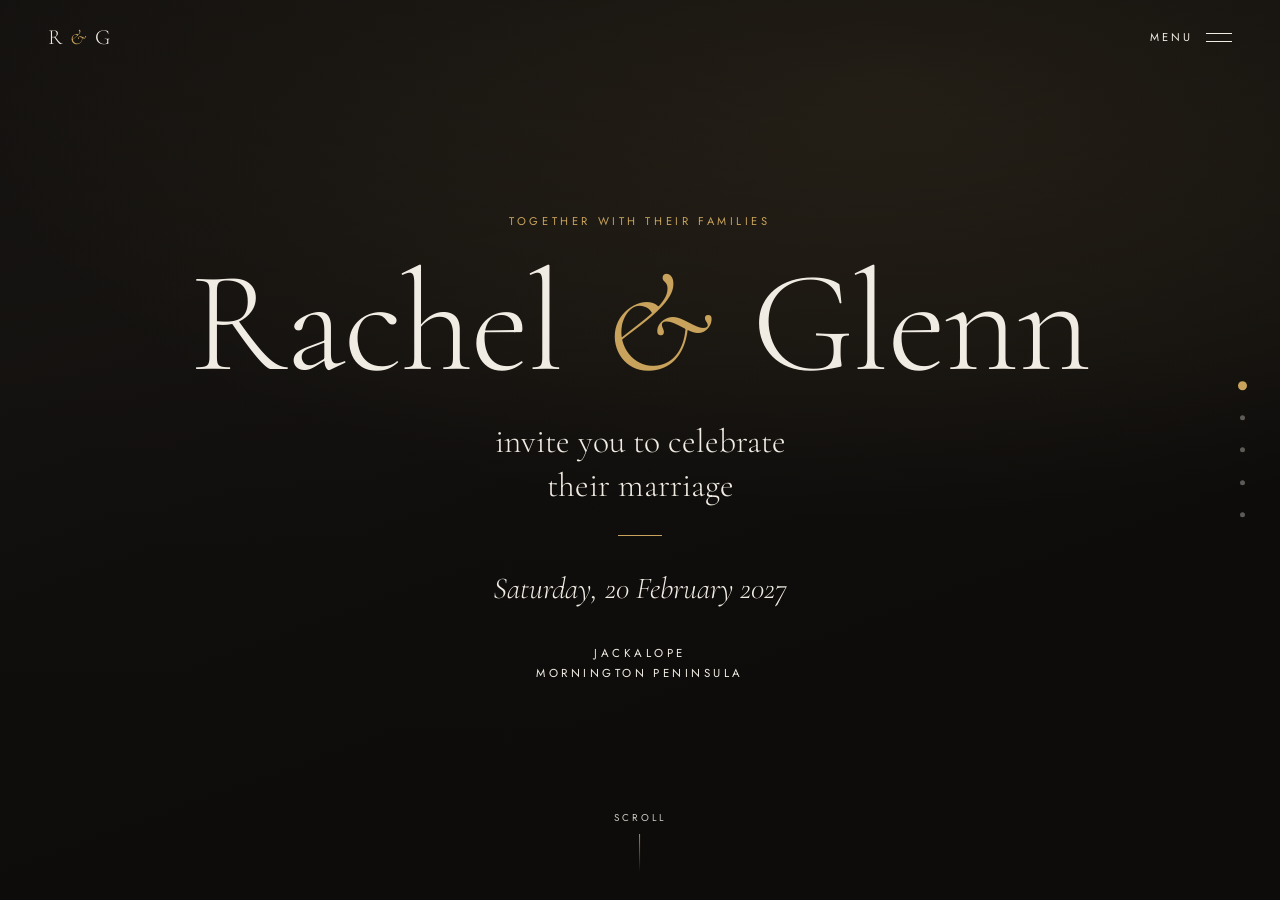
<file: index.html>
<!DOCTYPE html>
<html lang="en-AU">
<head>
<meta charset="utf-8">
<meta name="viewport" content="width=device-width, initial-scale=1">
<meta name="robots" content="noindex, nofollow">
<meta name="theme-color" content="#0d0c0b">
<title>Rachel &amp; Glenn | 20 February 2027</title>
<meta name="description" content="Rachel and Glenn are getting married at Jackalope, Mornington Peninsula, on Saturday 20 February 2027.">
<link rel="preconnect" href="https://fonts.googleapis.com">
<link rel="preconnect" href="https://fonts.gstatic.com" crossorigin>
<link href="https://fonts.googleapis.com/css2?family=Cormorant+Garamond:ital,wght@0,300;0,400;1,300;1,400&family=Jost:wght@300;400;500&display=swap" rel="stylesheet">
<style>
/* Layout idea: five full-screen panels that snap one at a time. Black and brass, after
   Jackalope's charred timber and amber light.
   Desktop: photo and text share each panel. Phone: photo sits behind the text. */
:root{
  --ink:#0d0c0b;
  --char:#171513;
  --ivory:#f1ece3;
  --mute:#a79f92;
  --brass:#c9a35c;
  --line:rgba(241,236,227,.18);
  --error:#e2a08c;
  --display:"Cormorant Garamond","Iowan Old Style","Palatino Linotype",Georgia,serif;
  --body:"Jost","Avenir Next","Helvetica Neue",Arial,sans-serif;
  --ease:cubic-bezier(.22,.61,.36,1);
  color-scheme:dark;
}
*,*::before,*::after{box-sizing:border-box}
html,body{height:100%;margin:0}
body{background:var(--ink);color:var(--ivory);font-family:var(--body);font-weight:300;
  font-size:1rem;line-height:1.65;-webkit-font-smoothing:antialiased;overflow:hidden}
img{max-width:100%;display:block}
a{color:inherit}
:focus-visible{outline:1px solid var(--brass);outline-offset:4px}

/* ---------- Scroller ---------- */
main{height:100vh;height:100dvh;overflow-y:auto;overflow-x:hidden;
  scroll-snap-type:y mandatory;scroll-behavior:smooth;overscroll-behavior-y:contain;
  scrollbar-width:none}
main::-webkit-scrollbar{display:none}
.panel{position:relative;min-height:100vh;min-height:100dvh;scroll-snap-align:start;
  scroll-snap-stop:always;display:grid;background:var(--ink);overflow:hidden}

/* ---------- Header and menu ---------- */
.top{position:fixed;inset:0 0 auto 0;z-index:30;display:flex;justify-content:space-between;
  align-items:center;padding:1.25rem clamp(1.25rem,4vw,3rem);pointer-events:none}
.top > *{pointer-events:auto}
.mark{font-family:var(--display);font-size:1.35rem;letter-spacing:.08em;text-decoration:none}
.mark em{color:var(--brass);font-style:italic}
.menu-btn{display:flex;align-items:center;gap:.8rem;background:none;border:0;color:var(--ivory);
  font:400 .7rem/1 var(--body);letter-spacing:.28em;text-transform:uppercase;cursor:pointer;padding:.6rem 0}
.menu-btn i{display:block;width:26px;height:9px;position:relative}
.menu-btn i::before,.menu-btn i::after{content:"";position:absolute;left:0;right:0;height:1px;
  background:currentColor;transition:transform .5s var(--ease)}
.menu-btn i::before{top:0}.menu-btn i::after{bottom:0}
.menu-open .menu-btn i::before{transform:translateY(4px) rotate(45deg)}
.menu-open .menu-btn i::after{transform:translateY(-4px) rotate(-45deg)}

.menu{position:fixed;inset:0;z-index:20;display:grid;place-items:center;
  background:rgba(13,12,11,.94);-webkit-backdrop-filter:blur(14px);backdrop-filter:blur(14px);
  opacity:0;visibility:hidden;transition:opacity .6s var(--ease),visibility 0s .6s}
.menu-open .menu{opacity:1;visibility:visible;transition:opacity .6s var(--ease)}
.menu ul{list-style:none;margin:0;padding:0;display:grid;gap:clamp(.6rem,2.2vh,1.4rem);text-align:center}
.menu a{font-family:var(--display);font-size:clamp(2.2rem,7vw,3.8rem);font-weight:300;line-height:1.1;
  text-decoration:none;display:inline-block;opacity:0;transform:translateY(14px);
  transition:opacity .6s var(--ease),transform .6s var(--ease),color .3s}
.menu-open .menu a{opacity:1;transform:none;transition-delay:calc(.08s * var(--i) + .1s),calc(.08s * var(--i) + .1s),0s}
.menu a:hover,.menu a:focus-visible{color:var(--brass);font-style:italic}
.menu small{display:block;margin-top:clamp(1.5rem,5vh,3rem);font-size:.7rem;letter-spacing:.28em;
  text-transform:uppercase;color:var(--mute);text-align:center}

/* ---------- Side dots (desktop) ---------- */
.dots{position:fixed;right:clamp(1rem,2.2vw,2rem);top:50%;transform:translateY(-50%);z-index:15;
  display:none;flex-direction:column;gap:.9rem}
.dots button{width:18px;height:18px;padding:0;border:0;background:none;cursor:pointer;display:grid;place-items:center}
.dots button::before{content:"";width:5px;height:5px;border-radius:50%;background:var(--ivory);opacity:.35;
  transition:all .5s var(--ease)}
.dots button[aria-current="true"]::before{opacity:1;background:var(--brass);transform:scale(1.8)}

/* ---------- Shared type ---------- */
.eyebrow{font:400 .7rem/1 var(--body);letter-spacing:.32em;text-transform:uppercase;color:var(--brass);margin:0}
h1,h2{font-family:var(--display);font-weight:300;margin:0;text-wrap:balance}
h2{font-size:clamp(2.3rem,5.2vw,3.9rem);line-height:1.05}
h2 em{font-style:italic;color:var(--brass)}
p{margin:0;max-width:34rem}
.fine{font-size:.86rem;color:var(--mute)}
.rule{width:44px;height:1px;background:var(--brass);border:0;margin:0}
.link{font:400 .72rem/1 var(--body);letter-spacing:.26em;text-transform:uppercase;text-decoration:none;
  padding-bottom:.5rem;border-bottom:1px solid var(--brass);align-self:start;transition:color .3s}
.link:hover{color:var(--brass)}

/* ---------- Photo + text panels ---------- */
.media{position:absolute;inset:0;background:
  radial-gradient(120% 80% at 70% 10%,rgba(201,163,92,.20),transparent 60%),
  linear-gradient(160deg,#1f1b17,#0d0c0b 70%)}
.media img{width:100%;height:100%;object-fit:cover;transform:scale(1.08);transition:transform 2.4s var(--ease)}
.panel.active .media img{transform:none}
.media::after{content:"";position:absolute;inset:0;
  background:linear-gradient(180deg,rgba(13,12,11,.55) 0%,rgba(13,12,11,.72) 45%,rgba(13,12,11,.94) 100%)}
.content{position:relative;z-index:1;display:flex;flex-direction:column;gap:1.5rem;justify-content:flex-end;
  padding:6rem clamp(1.5rem,6vw,3rem) clamp(2.5rem,7vh,4rem)}

/* ---------- Hero ---------- */
.hero .media::after{background:
  linear-gradient(180deg,rgba(13,12,11,.6) 0%,rgba(13,12,11,.3) 40%,rgba(13,12,11,.88) 100%)}
.hero .content{justify-content:center;align-items:center;text-align:center;gap:1.75rem;padding-bottom:6rem}
h1{font-size:clamp(3.1rem,12.5vw,9rem);line-height:.95;letter-spacing:-.01em}
h1 em{font-style:italic;color:var(--brass);padding:0 .06em}
.hero .invite{font-family:var(--display);font-size:clamp(1.35rem,3.6vw,2.1rem);font-weight:300;
  line-height:1.3;max-width:22ch;text-wrap:balance}
.hero .date{font-family:var(--display);font-size:clamp(1.3rem,3.4vw,1.9rem);font-style:italic}
.hero .where{font:400 .72rem/1.8 var(--body);letter-spacing:.3em;text-transform:uppercase}
.cue{position:absolute;left:50%;bottom:1.75rem;transform:translateX(-50%);z-index:2;display:grid;justify-items:center;
  gap:.7rem;font:400 .62rem/1 var(--body);letter-spacing:.3em;text-transform:uppercase;color:var(--ivory);
  text-decoration:none;opacity:.85}
.cue::after{content:"";width:1px;height:38px;background:linear-gradient(var(--brass),transparent);
  animation:drop 2.4s var(--ease) infinite;transform-origin:top}
@keyframes drop{0%{transform:scaleY(0)}55%{transform:scaleY(1);opacity:1}100%{transform:scaleY(1);opacity:0}}

/* ---------- The day ---------- */
.sheet{margin:0;display:grid;grid-template-columns:auto 1fr;column-gap:1.5rem;max-width:30rem}
.sheet > div{display:contents}
.sheet dt,.sheet dd{margin:0;padding:.8rem 0;border-top:1px solid var(--line)}
.sheet dt{font:400 .82rem/1.9 var(--body);letter-spacing:.14em;color:var(--brass);font-variant-numeric:tabular-nums;white-space:nowrap}
.sheet dd{font-family:var(--display);font-size:1.3rem;line-height:1.25}
.sheet dd span{display:block;font:300 .84rem/1.5 var(--body);color:var(--mute);margin-top:.15rem}

/* ---------- The invitation ---------- */
.invitation{background:var(--char)}
/* Double gold frame, starting below the fixed header so it never crosses R & G or Menu. */
.invitation{--fx:clamp(1rem,3vw,2rem);--fy:4.6rem}
.invitation::before{content:"";position:absolute;inset:var(--fy) var(--fx) var(--fx);border:1px solid rgba(201,163,92,.35);
  pointer-events:none}
.invitation::after{content:"";position:absolute;inset:calc(var(--fy) + 7px) calc(var(--fx) + 7px) calc(var(--fx) + 7px);
  border:1px solid rgba(201,163,92,.14);pointer-events:none}
.invitation .content{justify-content:center;align-items:center;text-align:center;max-width:46rem;margin:0 auto;
  padding:6rem clamp(2rem,8vw,4rem);gap:1.6rem}
.invitation h2{font-size:clamp(2.6rem,7vw,5.2rem);line-height:1}
.invitation h2 em{display:block}
.invitation .letter{font-family:var(--display);font-size:clamp(1.2rem,2.6vw,1.55rem);line-height:1.5;max-width:36rem;
  text-wrap:pretty}
.invitation .sign{font-family:var(--display);font-style:italic;font-size:1.5rem;color:var(--brass)}
.invitation .when{display:flex;flex-wrap:wrap;justify-content:center;gap:.4rem 1.4rem;
  font:400 .72rem/1.8 var(--body);letter-spacing:.28em;text-transform:uppercase}
.invitation .when span + span::before{content:"·";color:var(--brass);margin-right:1.4rem}
@media (max-width:599px){
  .invitation .when{flex-direction:column;gap:.1rem}
  .invitation .when span + span::before{content:none}
}
.invitation .link{align-self:center}

/* ---------- RSVP ---------- */
.rsvp{background:var(--char)}
.rsvp .content{justify-content:center;width:100%;max-width:40rem;margin:0 auto;padding-top:5.5rem;gap:1.25rem}
form{display:grid;gap:1.4rem;margin-top:.5rem}
fieldset{border:0;margin:0;padding:0;display:grid;grid-template-columns:1fr 1fr;gap:1rem 1.25rem;min-width:0}
legend{padding:0;margin-bottom:.9rem;font:400 .7rem/1 var(--body);letter-spacing:.3em;text-transform:uppercase;color:var(--brass)}
legend span{color:var(--mute);letter-spacing:.12em;text-transform:none;font-size:.8rem;margin-left:.4rem}
.field{display:grid;gap:.15rem;min-width:0}
.field.wide{grid-column:1 / -1}
label{font:400 .66rem/1.4 var(--body);letter-spacing:.2em;text-transform:uppercase;color:var(--mute)}
input{width:100%;background:transparent;border:0;border-bottom:1px solid var(--line);border-radius:0;
  color:var(--ivory);font:300 1.05rem/1.4 var(--body);padding:.45rem 0 .55rem;transition:border-color .3s}
input::placeholder{color:rgba(167,159,146,.55)}
input:focus{outline:0;border-bottom-color:var(--brass)}
input[aria-invalid="true"]{border-bottom-color:var(--error)}
.hp{position:absolute;left:-9999px;width:1px;height:1px;opacity:0}
.actions{display:flex;flex-wrap:wrap;align-items:center;gap:1rem 1.5rem}
button.send{background:transparent;color:var(--ivory);border:1px solid var(--brass);padding:1rem 2.4rem;
  font:400 .72rem/1 var(--body);letter-spacing:.3em;text-transform:uppercase;cursor:pointer;
  transition:background .4s var(--ease),color .4s var(--ease)}
button.send:hover,button.send:focus-visible{background:var(--brass);color:var(--ink)}
button.send[disabled]{opacity:.5;cursor:wait}
.status{font-size:.9rem;margin:0;min-height:1.5em;flex:1 1 14rem}
.status.bad{color:var(--error)}
.thanks{display:grid;gap:1.25rem;padding:1rem 0}
.thanks p{font-family:var(--display);font-size:1.5rem;line-height:1.35}
.foot{margin-top:1.5rem;padding-top:1.25rem;border-top:1px solid var(--line);display:flex;justify-content:space-between;
  gap:1rem;font:400 .64rem/1.6 var(--body);letter-spacing:.26em;text-transform:uppercase;color:var(--mute)}
[hidden]{display:none !important}

/* ---------- Section transitions (only once script is running) ---------- */
.js .reveal{opacity:0;transform:translateY(22px);
  transition:opacity 1.1s var(--ease),transform 1.1s var(--ease);transition-delay:calc(.11s * var(--d,0) + .15s)}
.js .panel.active .reveal{opacity:1;transform:none}

/* ---------- Desktop: photo and text side by side ---------- */
@media (min-width:900px){
  .dots{display:flex}
  .split{grid-template-columns:1fr 1fr}
  .split .media{position:relative;inset:auto;overflow:hidden}
  .split .media::after{background:linear-gradient(180deg,rgba(13,12,11,.28),rgba(13,12,11,.12) 40%,rgba(13,12,11,.4))}
  .split .content{justify-content:center;padding:6rem clamp(3rem,6vw,6.5rem)}
  .split.flip .media{order:2}
  .rsvp .content{padding-bottom:3rem}
}
@media (max-height:720px) and (min-width:900px){
  .sheet dt,.sheet dd{padding:.55rem 0}
  .content{gap:1.1rem}
}
@media (prefers-reduced-motion:reduce){
  main{scroll-behavior:auto}
  *,*::before,*::after{animation:none !important;transition-duration:.01ms !important;transition-delay:0s !important}
  .media img{transform:none}
}
</style>
</head>
<body>

<header class="top">
  <a class="mark" href="#welcome" data-jump>R <em>&amp;</em> G</a>
  <button class="menu-btn" id="menu-btn" type="button" aria-expanded="false" aria-controls="menu">
    <span id="menu-label">Menu</span><i aria-hidden="true"></i>
  </button>
</header>

<nav class="menu" id="menu" aria-label="Sections" aria-hidden="true">
  <div>
    <ul>
      <li><a href="#welcome" data-jump style="--i:0">Welcome</a></li>
      <li><a href="#invitation" data-jump style="--i:1">The Invitation</a></li>
      <li><a href="#the-day" data-jump style="--i:2">The Day</a></li>
      <li><a href="#the-place" data-jump style="--i:3">The Place</a></li>
      <li><a href="#rsvp" data-jump style="--i:4">RSVP</a></li>
    </ul>
    <small>Saturday 20 February 2027</small>
  </div>
</nav>

<div class="dots" id="dots" aria-label="Jump to section"></div>

<!--
  PHOTOS: all three are Jackalope's own images, loaded straight from jackalopehotels.com.
  To swap one, change its src. For reliability, download them into an "images" folder
  beside this file and point each src there instead (e.g. src="images/hero.jpg").
-->
<main id="scroller">

  <!-- 1. Welcome -->
  <section class="panel hero" id="welcome" data-title="Welcome">
    <div class="media">
      <img src="https://jackalopehotels.com/wp-content/uploads/2025/01/20230309-Lisa-Nick_0154.jpg"
           alt="" referrerpolicy="no-referrer" fetchpriority="high" onerror="this.remove()">
    </div>
    <div class="content">
      <p class="eyebrow reveal" style="--d:0">Together with their families</p>
      <h1 class="reveal" style="--d:1">Rachel <em>&amp;</em> Glenn</h1>
      <p class="invite reveal" style="--d:2">invite you to celebrate their marriage</p>
      <hr class="rule reveal" style="--d:3">
      <p class="date reveal" style="--d:4">Saturday, 20 February 2027</p>
      <p class="where reveal" style="--d:5">Jackalope<br>Mornington Peninsula</p>
    </div>
    <a class="cue" href="#invitation" data-jump>Scroll</a>
  </section>

  <!-- 2. The invitation -->
  <section class="panel invitation" id="invitation" data-title="The Invitation">
    <div class="content">
      <p class="eyebrow reveal" style="--d:0">You're invited</p>
      <h2 class="reveal" style="--d:1">Join us <em>as we marry</em></h2>
      <hr class="rule reveal" style="--d:2">
      <p class="letter reveal" style="--d:3">Ten years, two little boys and one much-renovated home later, we are getting married. It would mean the world to have you there with us as we say our vows, and to celebrate with the people we love most, long into the evening.</p>
      <p class="sign reveal" style="--d:4">With love, Rachel &amp; Glenn</p>
      <p class="when reveal" style="--d:5"><span>Saturday 20 February 2027</span><span>4.15 pm</span><span>Jackalope</span></p>
      <a class="link reveal" style="--d:6" href="#rsvp" data-jump>Reply to the invitation</a>
    </div>
  </section>

  <!-- 3. The day -->
  <section class="panel split" id="the-day" data-title="The Day">
    <div class="media">
      <img src="https://jackalopehotels.com/wp-content/uploads/2023/12/Jackalope_Wedding_Jackyak.png"
           alt="" referrerpolicy="no-referrer" loading="lazy" onerror="this.remove()">
    </div>
    <div class="content">
      <p class="eyebrow reveal" style="--d:0">The Day</p>
      <h2 class="reveal" style="--d:1">A ceremony, <em>then a celebration</em></h2>
      <dl class="sheet reveal" style="--d:2">
        <div><dt>4.15 pm</dt><dd>Arrive<span>Guest Terrace, overlooking the vines</span></dd></div>
        <div><dt>4.30 pm</dt><dd>We say “I do”</dd></div>
        <div><dt>5.00 pm</dt><dd>Drinks on the terrace</dd></div>
        <div><dt>6.00 pm</dt><dd>Reception<span>Together in Jackyak</span></dd></div>
        <div><dt>11.00 pm</dt><dd>Goodnight</dd></div>
      </dl>
    </div>
  </section>

  <!-- 4. The place -->
  <section class="panel split flip" id="the-place" data-title="The Place">
    <div class="media">
      <img src="https://jackalopehotels.com/wp-content/uploads/2026/03/Frame-452-2-scaled.jpg"
           alt="" referrerpolicy="no-referrer" loading="lazy" onerror="this.remove()">
    </div>
    <div class="content">
      <p class="eyebrow reveal" style="--d:0">The Place</p>
      <h2 class="reveal" style="--d:1">Jackalope, <em>Merricks North</em></h2>
      <p class="reveal" style="--d:2">We're marrying among the vines on the Mornington Peninsula, about an hour's drive from Melbourne. The ceremony and the celebration are all in one place, so once you arrive, the only thing left to do is be with us.</p>
      <p class="reveal" style="--d:3">166 Balnarring Road, Merricks North, Victoria 3926<br>
        <span class="fine">If the weather turns, the ceremony moves indoors.</span></p>
      <a class="link reveal" style="--d:4" href="https://www.google.com/maps/search/?api=1&query=Jackalope+Hotel+166+Balnarring+Road+Merricks+North+VIC" target="_blank" rel="noopener">Open in Maps</a>
    </div>
  </section>

  <!-- 5. RSVP -->
  <section class="panel rsvp" id="rsvp" data-title="RSVP">
    <div class="content">
      <p class="eyebrow reveal" style="--d:0">RSVP</p>
      <h2 class="reveal" style="--d:1">Will you <em>celebrate with us?</em></h2>
      <p class="fine reveal" style="--d:2">Kindly reply by <span id="rsvp-by"></span>. Please enter names as they appear on your invitation, and let us know of any dietary requirements.</p>

      <form id="rsvp-form" class="reveal" style="--d:3" novalidate>
        <fieldset>
          <legend>Guest one</legend>
          <div class="field"><label for="g1-first">First name</label>
            <input id="g1-first" name="g1First" type="text" autocomplete="given-name" autocapitalize="words" required></div>
          <div class="field"><label for="g1-last">Last name</label>
            <input id="g1-last" name="g1Last" type="text" autocomplete="family-name" autocapitalize="words" required></div>
          <div class="field wide"><label for="g1-diet">Dietary requirements</label>
            <input id="g1-diet" name="g1Diet" type="text" autocomplete="off" placeholder="Allergies, vegetarian, anything we should know"></div>
        </fieldset>
        <fieldset>
          <legend>Guest two <span>if replying for two</span></legend>
          <div class="field"><label for="g2-first">First name</label>
            <input id="g2-first" name="g2First" type="text" autocomplete="off" autocapitalize="words"></div>
          <div class="field"><label for="g2-last">Last name</label>
            <input id="g2-last" name="g2Last" type="text" autocomplete="off" autocapitalize="words"></div>
          <div class="field wide"><label for="g2-diet">Dietary requirements</label>
            <input id="g2-diet" name="g2Diet" type="text" autocomplete="off"></div>
        </fieldset>
        <input class="hp" id="hp-field" name="_honey" type="text" tabindex="-1" autocomplete="off" aria-hidden="true">
        <div class="actions">
          <button class="send" id="send-btn" type="submit">Send reply</button>
          <p class="status" id="status" role="status" aria-live="polite"></p>
        </div>
      </form>

      <div class="thanks" id="thanks" hidden>
        <hr class="rule">
        <p id="thanks-text" tabindex="-1"></p>
        <p class="fine">Need to change something? Just let Rachel or Glenn know.</p>
      </div>

      <div class="foot"><span>Rachel &amp; Glenn</span><span>20 . 02 . 27</span></div>
    </div>
  </section>
</main>

<script>
/* =====================================================================
   SETTINGS: everything you are likely to change lives here.
   ===================================================================== */
const CONFIG = {
  // Where RSVP notifications are emailed (sent through formsubmit.co).
  // This is FormSubmit's alias for the inbox, so the real address isn't in the page.
  notifyEmail: "4ac5529b5dc45779b253178f1421c56a",

  // Shown above the form.
  rsvpBy: "Friday 15 January 2027",

  // Invited guests, one per line, exactly as on the invitation.
  // Add alternatives after a | so nicknames still match: "Katherine Smith|Kate Smith|Katie Smith"
  // Matching ignores capitals, spaces, hyphens, apostrophes and accents.
  // While this list is empty, every name is accepted.
  guests: [
    "Mark Sampson",
    "Cheryl Sampson",
    "Gemma Sampson",
    "Casey Sampson",
    // Example with nicknames: "Katherine Smith|Kate Smith|Katie Smith",
  ]
};

/* ---------- helpers ---------- */
const $ = (s, r = document) => r.querySelector(s);
const $$ = (s, r = document) => [...r.querySelectorAll(s)];
const norm = s => s.normalize("NFD").replace(/[̀-ͯ]/g, "").toLowerCase().replace(/[^a-z]/g, "");
const tidy = s => s.trim().replace(/\s+/g, " ");
const guestKeys = new Set(CONFIG.guests.flatMap(g => g.split("|")).map(norm).filter(Boolean));
const onList = (first, last) => guestKeys.has(norm(first + last));

document.documentElement.classList.add("js");
$("#rsvp-by").textContent = CONFIG.rsvpBy;

/* ---------- navigation: menu, dots, one-section jumps ---------- */
const scroller = $("#scroller"), panels = $$(".panel"), dots = $("#dots");
const menuBtn = $("#menu-btn"), menu = $("#menu");
const calm = matchMedia("(prefers-reduced-motion: reduce)").matches;

function go(id) {
  const el = document.getElementById(id);
  if (el) el.scrollIntoView({ behavior: calm ? "auto" : "smooth", block: "start" });
}
function setMenu(open) {
  document.body.classList.toggle("menu-open", open);
  menuBtn.setAttribute("aria-expanded", open);
  menu.setAttribute("aria-hidden", !open);
  $("#menu-label").textContent = open ? "Close" : "Menu";
  if (open) setTimeout(() => $("a", menu).focus(), 80);
}
menuBtn.addEventListener("click", () => setMenu(!document.body.classList.contains("menu-open")));
document.addEventListener("keydown", e => {
  if (e.key === "Escape" && document.body.classList.contains("menu-open")) { setMenu(false); menuBtn.focus(); }
});
$$("[data-jump]").forEach(a => a.addEventListener("click", e => {
  e.preventDefault();
  setMenu(false);
  go(a.getAttribute("href").slice(1));
}));

panels.forEach(p => {
  const b = document.createElement("button");
  b.type = "button";
  b.setAttribute("aria-label", p.dataset.title);
  b.addEventListener("click", () => go(p.id));
  dots.appendChild(b);
});

function activate(panel) {
  panel.classList.add("active");
  const i = panels.indexOf(panel);
  $$("button", dots).forEach((b, n) => b.setAttribute("aria-current", n === i ? "true" : "false"));
}
activate(panels[0]);
if ("IntersectionObserver" in window) {
  // A panel becomes active when it crosses the middle of the screen.
  const io = new IntersectionObserver(
    entries => entries.forEach(en => { if (en.isIntersecting) activate(en.target); }),
    { root: scroller, rootMargin: "-45% 0px -45% 0px", threshold: 0 });
  panels.forEach(p => io.observe(p));
} else {
  panels.forEach(p => p.classList.add("active"));
}
if (location.hash) go(location.hash.slice(1));

/* ---------- RSVP ---------- */
const form = $("#rsvp-form"), statusEl = $("#status"), sendBtn = $("#send-btn");
let confirmedKey = "";   // set when a guest chooses to send a name we could not match

function say(msg, bad) { statusEl.textContent = msg; statusEl.classList.toggle("bad", !!bad); }
function flag(input, bad) { input.setAttribute("aria-invalid", bad ? "true" : "false"); }

form.addEventListener("input", () => { $$("input", form).forEach(i => flag(i, false)); say(""); });

form.addEventListener("submit", async e => {
  e.preventDefault();
  const f = Object.fromEntries($$("input", form).map(i => [i.name, tidy(i.value)]));
  if (f._honey) return;                       // bots fill the hidden field

  // Required fields
  const g1First = $("#g1-first"), g1Last = $("#g1-last"), g2First = $("#g2-first"), g2Last = $("#g2-last");
  if (!f.g1First || !f.g1Last) {
    flag(g1First, !f.g1First); flag(g1Last, !f.g1Last);
    (f.g1First ? g1Last : g1First).focus();
    return say("Please enter a first and last name for guest one.", true);
  }
  const hasTwo = !!(f.g2First || f.g2Last || f.g2Diet);
  if (hasTwo && (!f.g2First || !f.g2Last)) {
    flag(g2First, !f.g2First); flag(g2Last, !f.g2Last);
    (f.g2First ? g2Last : g2First).focus();
    return say("Please enter a first and last name for guest two, or clear that section.", true);
  }

  // Cross-reference against the guest list
  const listSet = guestKeys.size > 0;
  const ok1 = !listSet || onList(f.g1First, f.g1Last);
  const ok2 = !hasTwo || !listSet || onList(f.g2First, f.g2Last);
  const key = norm(f.g1First + f.g1Last + "|" + f.g2First + f.g2Last);
  if ((!ok1 || !ok2) && confirmedKey !== key) {
    confirmedKey = key;
    if (!ok1) { flag(g1First, true); flag(g1Last, true); }
    if (!ok2) { flag(g2First, true); flag(g2Last, true); }
    sendBtn.textContent = "Send anyway";
    return say("We couldn't find " + (!ok1 && !ok2 ? "those names" : "that name") +
      " on our guest list. Please check the spelling matches your invitation, or send anyway and we'll sort it out.", true);
  }

  const check = !listSet ? "Guest list not set up yet"
    : (ok1 && ok2) ? (hasTwo ? "Both names" : "Name") + " matched the guest list"
    : "CHECK: " + [!ok1 && "guest 1", !ok2 && "guest 2"].filter(Boolean).join(" and ") + " not found on the guest list";
  const names = f.g1First + " " + f.g1Last + (hasTwo ? " and " + f.g2First + " " + f.g2Last : "");

  const payload = {
    _subject: "Wedding RSVP: " + names + (listSet && !(ok1 && ok2) ? " (name not on list)" : ""),
    _template: "table",
    _captcha: "false",
    "Guest 1": f.g1First + " " + f.g1Last,
    "Guest 1 dietaries": f.g1Diet || "None",
    "Guest 2": hasTwo ? f.g2First + " " + f.g2Last : "None",
    "Guest 2 dietaries": hasTwo ? (f.g2Diet || "None") : "n/a",
    "Guest list check": check,
    "Received": new Date().toLocaleString("en-AU", { timeZone: "Australia/Melbourne", dateStyle: "full", timeStyle: "short" })
  };

  sendBtn.disabled = true; say("Sending your reply…");
  try {
    const res = await fetch("https://formsubmit.co/ajax/" + encodeURIComponent(CONFIG.notifyEmail), {
      method: "POST",
      headers: { "Content-Type": "application/json", "Accept": "application/json" },
      body: JSON.stringify(payload)
    });
    const data = await res.json().catch(() => ({}));
    if (!res.ok || String(data.success) === "false") throw new Error(data.message || "Send failed");
    form.hidden = true;
    $("#thanks-text").textContent = "Thank you, " + f.g1First + ". We have your reply and can't wait to celebrate with you.";
    $("#thanks").hidden = false;
    $("#thanks-text").focus();
  } catch (err) {
    sendBtn.disabled = false;
    say("Sorry, your reply didn't send. Please try again in a moment, or message Rachel or Glenn directly.", true);
  }
});
</script>
</body>
</html>
</file>
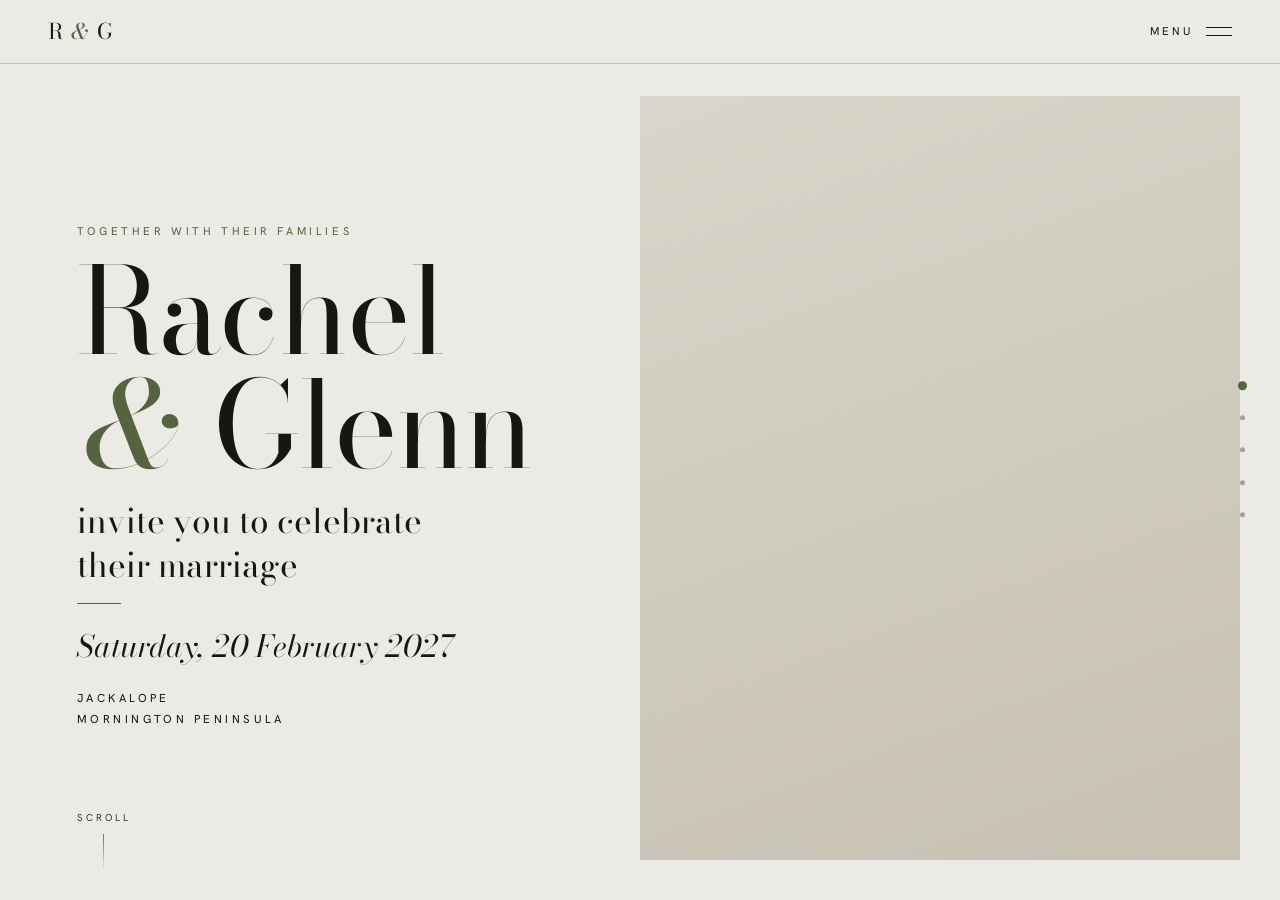
<file: a/index.html>
<!DOCTYPE html>
<html lang="en-AU">
<head>
<meta charset="utf-8">
<meta name="viewport" content="width=device-width, initial-scale=1">
<meta name="robots" content="noindex, nofollow">
<meta name="theme-color" content="#0d0c0b">
<title>Rachel &amp; Glenn | 20 February 2027</title>
<meta name="description" content="Rachel and Glenn are getting married at Jackalope, Mornington Peninsula, on Saturday 20 February 2027.">
<link rel="preconnect" href="https://fonts.googleapis.com">
<link rel="preconnect" href="https://fonts.gstatic.com" crossorigin>
<link href="https://fonts.googleapis.com/css2?family=Bodoni+Moda:ital,opsz,wght@0,6..96,400;0,6..96,500;1,6..96,400&family=Hanken+Grotesk:wght@300;400;500&display=swap" rel="stylesheet">
<style>
/* Layout idea: five full-screen panels that snap one at a time. Black and brass, after
   Jackalope's charred timber and amber light.
   Desktop: photo and text share each panel. Phone: photo sits behind the text. */
:root{
  --ink:#0d0c0b;
  --char:#171513;
  --ivory:#f1ece3;
  --mute:#a79f92;
  --brass:#c9a35c;
  --line:rgba(241,236,227,.18);
  --error:#e2a08c;
  --display:"Cormorant Garamond","Iowan Old Style","Palatino Linotype",Georgia,serif;
  --body:"Jost","Avenir Next","Helvetica Neue",Arial,sans-serif;
  --ease:cubic-bezier(.22,.61,.36,1);
  color-scheme:dark;
}
*,*::before,*::after{box-sizing:border-box}
html,body{height:100%;margin:0}
body{background:var(--ink);color:var(--ivory);font-family:var(--body);font-weight:300;
  font-size:1rem;line-height:1.65;-webkit-font-smoothing:antialiased;overflow:hidden}
img{max-width:100%;display:block}
a{color:inherit}
:focus-visible{outline:1px solid var(--brass);outline-offset:4px}

/* ---------- Scroller ---------- */
main{height:100vh;height:100dvh;overflow-y:auto;overflow-x:hidden;
  scroll-snap-type:y mandatory;scroll-behavior:smooth;overscroll-behavior-y:contain;
  scrollbar-width:none}
main::-webkit-scrollbar{display:none}
.panel{position:relative;min-height:100vh;min-height:100dvh;scroll-snap-align:start;
  scroll-snap-stop:always;display:grid;background:var(--ink);overflow:hidden}

/* ---------- Header and menu ---------- */
.top{position:fixed;inset:0 0 auto 0;z-index:30;display:flex;justify-content:space-between;
  align-items:center;padding:1.25rem clamp(1.25rem,4vw,3rem);pointer-events:none}
.top > *{pointer-events:auto}
.mark{font-family:var(--display);font-size:1.35rem;letter-spacing:.08em;text-decoration:none}
.mark em{color:var(--brass);font-style:italic}
.menu-btn{display:flex;align-items:center;gap:.8rem;background:none;border:0;color:var(--ivory);
  font:400 .7rem/1 var(--body);letter-spacing:.28em;text-transform:uppercase;cursor:pointer;padding:.6rem 0}
.menu-btn i{display:block;width:26px;height:9px;position:relative}
.menu-btn i::before,.menu-btn i::after{content:"";position:absolute;left:0;right:0;height:1px;
  background:currentColor;transition:transform .5s var(--ease)}
.menu-btn i::before{top:0}.menu-btn i::after{bottom:0}
.menu-open .menu-btn i::before{transform:translateY(4px) rotate(45deg)}
.menu-open .menu-btn i::after{transform:translateY(-4px) rotate(-45deg)}

.menu{position:fixed;inset:0;z-index:20;display:grid;place-items:center;
  background:rgba(13,12,11,.94);-webkit-backdrop-filter:blur(14px);backdrop-filter:blur(14px);
  opacity:0;visibility:hidden;transition:opacity .6s var(--ease),visibility 0s .6s}
.menu-open .menu{opacity:1;visibility:visible;transition:opacity .6s var(--ease)}
.menu ul{list-style:none;margin:0;padding:0;display:grid;gap:clamp(.6rem,2.2vh,1.4rem);text-align:center}
.menu a{font-family:var(--display);font-size:clamp(2.2rem,7vw,3.8rem);font-weight:300;line-height:1.1;
  text-decoration:none;display:inline-block;opacity:0;transform:translateY(14px);
  transition:opacity .6s var(--ease),transform .6s var(--ease),color .3s}
.menu-open .menu a{opacity:1;transform:none;transition-delay:calc(.08s * var(--i) + .1s),calc(.08s * var(--i) + .1s),0s}
.menu a:hover,.menu a:focus-visible{color:var(--brass);font-style:italic}
.menu small{display:block;margin-top:clamp(1.5rem,5vh,3rem);font-size:.7rem;letter-spacing:.28em;
  text-transform:uppercase;color:var(--mute);text-align:center}

/* ---------- Side dots (desktop) ---------- */
.dots{position:fixed;right:clamp(1rem,2.2vw,2rem);top:50%;transform:translateY(-50%);z-index:15;
  display:none;flex-direction:column;gap:.9rem}
.dots button{width:18px;height:18px;padding:0;border:0;background:none;cursor:pointer;display:grid;place-items:center}
.dots button::before{content:"";width:5px;height:5px;border-radius:50%;background:var(--ivory);opacity:.35;
  transition:all .5s var(--ease)}
.dots button[aria-current="true"]::before{opacity:1;background:var(--brass);transform:scale(1.8)}

/* ---------- Shared type ---------- */
.eyebrow{font:400 .7rem/1 var(--body);letter-spacing:.32em;text-transform:uppercase;color:var(--brass);margin:0}
h1,h2{font-family:var(--display);font-weight:300;margin:0;text-wrap:balance}
h2{font-size:clamp(2.3rem,5.2vw,3.9rem);line-height:1.05}
h2 em{font-style:italic;color:var(--brass)}
p{margin:0;max-width:34rem}
.fine{font-size:.86rem;color:var(--mute)}
.rule{width:44px;height:1px;background:var(--brass);border:0;margin:0}
.link{font:400 .72rem/1 var(--body);letter-spacing:.26em;text-transform:uppercase;text-decoration:none;
  padding-bottom:.5rem;border-bottom:1px solid var(--brass);align-self:start;transition:color .3s}
.link:hover{color:var(--brass)}

/* ---------- Photo + text panels ---------- */
.media{position:absolute;inset:0;background:
  radial-gradient(120% 80% at 70% 10%,rgba(201,163,92,.20),transparent 60%),
  linear-gradient(160deg,#1f1b17,#0d0c0b 70%)}
.media img{width:100%;height:100%;object-fit:cover;transform:scale(1.08);transition:transform 2.4s var(--ease)}
.panel.active .media img{transform:none}
.media::after{content:"";position:absolute;inset:0;
  background:linear-gradient(180deg,rgba(13,12,11,.55) 0%,rgba(13,12,11,.72) 45%,rgba(13,12,11,.94) 100%)}
.content{position:relative;z-index:1;display:flex;flex-direction:column;gap:1.5rem;justify-content:flex-end;
  padding:6rem clamp(1.5rem,6vw,3rem) clamp(2.5rem,7vh,4rem)}

/* ---------- Hero ---------- */
.hero .media::after{background:
  linear-gradient(180deg,rgba(13,12,11,.6) 0%,rgba(13,12,11,.3) 40%,rgba(13,12,11,.88) 100%)}
.hero .content{justify-content:center;align-items:center;text-align:center;gap:1.75rem;padding-bottom:6rem}
h1{font-size:clamp(3.1rem,12.5vw,9rem);line-height:.95;letter-spacing:-.01em}
h1 em{font-style:italic;color:var(--brass);padding:0 .06em}
.hero .invite{font-family:var(--display);font-size:clamp(1.35rem,3.6vw,2.1rem);font-weight:300;
  line-height:1.3;max-width:22ch;text-wrap:balance}
.hero .date{font-family:var(--display);font-size:clamp(1.3rem,3.4vw,1.9rem);font-style:italic}
.hero .where{font:400 .72rem/1.8 var(--body);letter-spacing:.3em;text-transform:uppercase}
.cue{position:absolute;left:50%;bottom:1.75rem;transform:translateX(-50%);z-index:2;display:grid;justify-items:center;
  gap:.7rem;font:400 .62rem/1 var(--body);letter-spacing:.3em;text-transform:uppercase;color:var(--ivory);
  text-decoration:none;opacity:.85}
.cue::after{content:"";width:1px;height:38px;background:linear-gradient(var(--brass),transparent);
  animation:drop 2.4s var(--ease) infinite;transform-origin:top}
@keyframes drop{0%{transform:scaleY(0)}55%{transform:scaleY(1);opacity:1}100%{transform:scaleY(1);opacity:0}}

/* ---------- The day ---------- */
.sheet{margin:0;display:grid;grid-template-columns:auto 1fr;column-gap:1.5rem;max-width:30rem}
.sheet > div{display:contents}
.sheet dt,.sheet dd{margin:0;padding:.8rem 0;border-top:1px solid var(--line)}
.sheet dt{font:400 .82rem/1.9 var(--body);letter-spacing:.14em;color:var(--brass);font-variant-numeric:tabular-nums;white-space:nowrap}
.sheet dd{font-family:var(--display);font-size:1.3rem;line-height:1.25}
.sheet dd span{display:block;font:300 .84rem/1.5 var(--body);color:var(--mute);margin-top:.15rem}

/* ---------- The invitation ---------- */
.invitation{background:var(--char)}
/* Double gold frame, starting below the fixed header so it never crosses R & G or Menu. */
.invitation{--fx:clamp(1rem,3vw,2rem);--fy:4.6rem}
.invitation::before{content:"";position:absolute;inset:var(--fy) var(--fx) var(--fx);border:1px solid rgba(201,163,92,.35);
  pointer-events:none}
.invitation::after{content:"";position:absolute;inset:calc(var(--fy) + 7px) calc(var(--fx) + 7px) calc(var(--fx) + 7px);
  border:1px solid rgba(201,163,92,.14);pointer-events:none}
.invitation .content{justify-content:center;align-items:center;text-align:center;max-width:46rem;margin:0 auto;
  padding:6rem clamp(2rem,8vw,4rem);gap:1.6rem}
.invitation h2{font-size:clamp(2.6rem,7vw,5.2rem);line-height:1}
.invitation h2 em{display:block}
.invitation .letter{font-family:var(--display);font-size:clamp(1.2rem,2.6vw,1.55rem);line-height:1.5;max-width:36rem;
  text-wrap:pretty}
.invitation .sign{font-family:var(--display);font-style:italic;font-size:1.5rem;color:var(--brass)}
.invitation .when{display:flex;flex-wrap:wrap;justify-content:center;gap:.4rem 1.4rem;
  font:400 .72rem/1.8 var(--body);letter-spacing:.28em;text-transform:uppercase}
.invitation .when span + span::before{content:"·";color:var(--brass);margin-right:1.4rem}
@media (max-width:599px){
  .invitation .when{flex-direction:column;gap:.1rem}
  .invitation .when span + span::before{content:none}
}
.invitation .link{align-self:center}

/* ---------- RSVP ---------- */
.rsvp{background:var(--char)}
.rsvp .content{justify-content:center;width:100%;max-width:40rem;margin:0 auto;padding-top:5.5rem;gap:1.25rem}
form{display:grid;gap:1.4rem;margin-top:.5rem}
fieldset{border:0;margin:0;padding:0;display:grid;grid-template-columns:1fr 1fr;gap:1rem 1.25rem;min-width:0}
legend{padding:0;margin-bottom:.9rem;font:400 .7rem/1 var(--body);letter-spacing:.3em;text-transform:uppercase;color:var(--brass)}
legend span{color:var(--mute);letter-spacing:.12em;text-transform:none;font-size:.8rem;margin-left:.4rem}
.field{display:grid;gap:.15rem;min-width:0}
.field.wide{grid-column:1 / -1}
label{font:400 .66rem/1.4 var(--body);letter-spacing:.2em;text-transform:uppercase;color:var(--mute)}
input{width:100%;background:transparent;border:0;border-bottom:1px solid var(--line);border-radius:0;
  color:var(--ivory);font:300 1.05rem/1.4 var(--body);padding:.45rem 0 .55rem;transition:border-color .3s}
input::placeholder{color:rgba(167,159,146,.55)}
input:focus{outline:0;border-bottom-color:var(--brass)}
input[aria-invalid="true"]{border-bottom-color:var(--error)}
.hp{position:absolute;left:-9999px;width:1px;height:1px;opacity:0}
.actions{display:flex;flex-wrap:wrap;align-items:center;gap:1rem 1.5rem}
button.send{background:transparent;color:var(--ivory);border:1px solid var(--brass);padding:1rem 2.4rem;
  font:400 .72rem/1 var(--body);letter-spacing:.3em;text-transform:uppercase;cursor:pointer;
  transition:background .4s var(--ease),color .4s var(--ease)}
button.send:hover,button.send:focus-visible{background:var(--brass);color:var(--ink)}
button.send[disabled]{opacity:.5;cursor:wait}
.status{font-size:.9rem;margin:0;min-height:1.5em;flex:1 1 14rem}
.status.bad{color:var(--error)}
.thanks{display:grid;gap:1.25rem;padding:1rem 0}
.thanks p{font-family:var(--display);font-size:1.5rem;line-height:1.35}
.foot{margin-top:1.5rem;padding-top:1.25rem;border-top:1px solid var(--line);display:flex;justify-content:space-between;
  gap:1rem;font:400 .64rem/1.6 var(--body);letter-spacing:.26em;text-transform:uppercase;color:var(--mute)}
[hidden]{display:none !important}

/* ---------- Section transitions (only once script is running) ---------- */
.js .reveal{opacity:0;transform:translateY(22px);
  transition:opacity 1.1s var(--ease),transform 1.1s var(--ease);transition-delay:calc(.11s * var(--d,0) + .15s)}
.js .panel.active .reveal{opacity:1;transform:none}

/* ---------- Desktop: photo and text side by side ---------- */
@media (min-width:900px){
  .dots{display:flex}
  .split{grid-template-columns:1fr 1fr}
  .split .media{position:relative;inset:auto;overflow:hidden}
  .split .media::after{background:linear-gradient(180deg,rgba(13,12,11,.28),rgba(13,12,11,.12) 40%,rgba(13,12,11,.4))}
  .split .content{justify-content:center;padding:6rem clamp(3rem,6vw,6.5rem)}
  .split.flip .media{order:2}
  .rsvp .content{padding-bottom:3rem}
}
@media (max-height:720px) and (min-width:900px){
  .sheet dt,.sheet dd{padding:.55rem 0}
  .content{gap:1.1rem}
}
@media (prefers-reduced-motion:reduce){
  main{scroll-behavior:auto}
  *,*::before,*::after{animation:none !important;transition-duration:.01ms !important;transition-delay:0s !important}
  .media img{transform:none}
}

/* ===== Version A: Daylight. Pale stone, ink type, vine green, photos framed like prints. ===== */
:root{--ink:#eceae4;--char:#e4e1d9;--ivory:#171614;--mute:#6a665e;--brass:#56633f;--line:rgba(23,22,20,.2);--error:#a5432c;
  --display:"Bodoni Moda","Didot","Bodoni MT",Georgia,serif;--body:"Hanken Grotesk","Helvetica Neue",Arial,sans-serif;color-scheme:light}
body{font-weight:400}
.top{background:var(--ink);border-bottom:1px solid var(--line);padding-top:.85rem;padding-bottom:.85rem}
.menu{background:rgba(236,234,228,.97)}
input::placeholder{color:rgba(106,102,94,.6)}
.panel{grid-template-rows:30vh 1fr;grid-template-rows:30dvh 1fr;padding-top:3.5rem}
.media{position:relative;inset:auto;margin:1rem 1rem 0;overflow:hidden;background:linear-gradient(160deg,#d9d5ca,#c6c1b3)}
.media::after,.hero .media::after{display:none}
.content{justify-content:flex-start;padding:1.5rem 1.5rem 2.25rem;gap:1.05rem}
.hero{grid-template-rows:44vh 1fr;grid-template-rows:44dvh 1fr}
.hero .content{align-items:flex-start;text-align:left;justify-content:center;padding-bottom:4.5rem;gap:1.05rem}
.rsvp{grid-template-rows:1fr}
.rsvp .content{padding-top:2rem}
h1{font-size:clamp(3rem,13vw,7.5rem);font-weight:400}
h2{font-weight:400;font-size:clamp(2rem,5vw,3.6rem)}
.sheet dt,.sheet dd{padding:.6rem 0}
.cue{left:auto;right:1.5rem;transform:none}/* The Invitation panel has no photo: one row, a vine-green frame. */
.invitation{grid-template-rows:1fr}
.invitation::before{border-color:rgba(86,99,63,.4)}
.invitation::after{border-color:rgba(86,99,63,.16)}
.invitation .sign{font-style:italic}
.hero .invite{font-weight:400}
@media (min-width:900px){
  .panel,.hero{grid-template-rows:1fr;grid-template-columns:1fr 1fr}
  .rsvp,.invitation{grid-template-columns:1fr}
  .media,.split .media{margin:2.5rem 0 2.5rem 2.5rem}
  .split.flip .media,.hero .media{order:2;margin:2.5rem 2.5rem 2.5rem 0}
  .content,.split .content,.hero .content{justify-content:center;padding:3rem clamp(3rem,6vw,6rem)}
  .split .media::after{display:none}
  .cue{right:auto;left:clamp(3rem,6vw,6rem)}
}
</style>
</head>
<body>
<!-- Version A: Daylight. Built from index.html by variants/build.py; edit those, not this file. -->

<header class="top">
  <a class="mark" href="#welcome" data-jump>R <em>&amp;</em> G</a>
  <button class="menu-btn" id="menu-btn" type="button" aria-expanded="false" aria-controls="menu">
    <span id="menu-label">Menu</span><i aria-hidden="true"></i>
  </button>
</header>

<nav class="menu" id="menu" aria-label="Sections" aria-hidden="true">
  <div>
    <ul>
      <li><a href="#welcome" data-jump style="--i:0">Welcome</a></li>
      <li><a href="#invitation" data-jump style="--i:1">The Invitation</a></li>
      <li><a href="#the-day" data-jump style="--i:2">The Day</a></li>
      <li><a href="#the-place" data-jump style="--i:3">The Place</a></li>
      <li><a href="#rsvp" data-jump style="--i:4">RSVP</a></li>
    </ul>
    <small>Saturday 20 February 2027</small>
  </div>
</nav>

<div class="dots" id="dots" aria-label="Jump to section"></div>

<!--
  PHOTOS: all three are Jackalope's own images, loaded straight from jackalopehotels.com.
  To swap one, change its src. For reliability, download them into an "images" folder
  beside this file and point each src there instead (e.g. src="images/hero.jpg").
-->
<main id="scroller">

  <!-- 1. Welcome -->
  <section class="panel hero" id="welcome" data-title="Welcome">
    <div class="media">
      <img src="https://jackalopehotels.com/wp-content/uploads/2025/01/20230309-Lisa-Nick_0154.jpg"
           alt="" referrerpolicy="no-referrer" fetchpriority="high" onerror="this.remove()">
    </div>
    <div class="content">
      <p class="eyebrow reveal" style="--d:0">Together with their families</p>
      <h1 class="reveal" style="--d:1">Rachel <em>&amp;</em> Glenn</h1>
      <p class="invite reveal" style="--d:2">invite you to celebrate their marriage</p>
      <hr class="rule reveal" style="--d:3">
      <p class="date reveal" style="--d:4">Saturday, 20 February 2027</p>
      <p class="where reveal" style="--d:5">Jackalope<br>Mornington Peninsula</p>
    </div>
    <a class="cue" href="#invitation" data-jump>Scroll</a>
  </section>

  <!-- 2. The invitation -->
  <section class="panel invitation" id="invitation" data-title="The Invitation">
    <div class="content">
      <p class="eyebrow reveal" style="--d:0">You're invited</p>
      <h2 class="reveal" style="--d:1">Join us <em>as we marry</em></h2>
      <hr class="rule reveal" style="--d:2">
      <p class="letter reveal" style="--d:3">Ten years, two little boys and one much-renovated home later, we are getting married. It would mean the world to have you there with us as we say our vows, and to celebrate with the people we love most, long into the evening.</p>
      <p class="sign reveal" style="--d:4">With love, Rachel &amp; Glenn</p>
      <p class="when reveal" style="--d:5"><span>Saturday 20 February 2027</span><span>4.15 pm</span><span>Jackalope</span></p>
      <a class="link reveal" style="--d:6" href="#rsvp" data-jump>Reply to the invitation</a>
    </div>
  </section>

  <!-- 3. The day -->
  <section class="panel split" id="the-day" data-title="The Day">
    <div class="media">
      <img src="https://jackalopehotels.com/wp-content/uploads/2023/12/Jackalope_Wedding_Jackyak.png"
           alt="" referrerpolicy="no-referrer" loading="lazy" onerror="this.remove()">
    </div>
    <div class="content">
      <p class="eyebrow reveal" style="--d:0">The Day</p>
      <h2 class="reveal" style="--d:1">A ceremony, <em>then a celebration</em></h2>
      <dl class="sheet reveal" style="--d:2">
        <div><dt>4.15 pm</dt><dd>Arrive<span>Guest Terrace, overlooking the vines</span></dd></div>
        <div><dt>4.30 pm</dt><dd>We say “I do”</dd></div>
        <div><dt>5.00 pm</dt><dd>Drinks on the terrace</dd></div>
        <div><dt>6.00 pm</dt><dd>Reception<span>Together in Jackyak</span></dd></div>
        <div><dt>11.00 pm</dt><dd>Goodnight</dd></div>
      </dl>
    </div>
  </section>

  <!-- 4. The place -->
  <section class="panel split flip" id="the-place" data-title="The Place">
    <div class="media">
      <img src="https://jackalopehotels.com/wp-content/uploads/2026/03/Frame-452-2-scaled.jpg"
           alt="" referrerpolicy="no-referrer" loading="lazy" onerror="this.remove()">
    </div>
    <div class="content">
      <p class="eyebrow reveal" style="--d:0">The Place</p>
      <h2 class="reveal" style="--d:1">Jackalope, <em>Merricks North</em></h2>
      <p class="reveal" style="--d:2">We're marrying among the vines on the Mornington Peninsula, about an hour's drive from Melbourne. The ceremony and the celebration are all in one place, so once you arrive, the only thing left to do is be with us.</p>
      <p class="reveal" style="--d:3">166 Balnarring Road, Merricks North, Victoria 3926<br>
        <span class="fine">If the weather turns, the ceremony moves indoors.</span></p>
      <a class="link reveal" style="--d:4" href="https://www.google.com/maps/search/?api=1&query=Jackalope+Hotel+166+Balnarring+Road+Merricks+North+VIC" target="_blank" rel="noopener">Open in Maps</a>
    </div>
  </section>

  <!-- 5. RSVP -->
  <section class="panel rsvp" id="rsvp" data-title="RSVP">
    <div class="content">
      <p class="eyebrow reveal" style="--d:0">RSVP</p>
      <h2 class="reveal" style="--d:1">Will you <em>celebrate with us?</em></h2>
      <p class="fine reveal" style="--d:2">Kindly reply by <span id="rsvp-by"></span>. Please enter names as they appear on your invitation, and let us know of any dietary requirements.</p>

      <form id="rsvp-form" class="reveal" style="--d:3" novalidate>
        <fieldset>
          <legend>Guest one</legend>
          <div class="field"><label for="g1-first">First name</label>
            <input id="g1-first" name="g1First" type="text" autocomplete="given-name" autocapitalize="words" required></div>
          <div class="field"><label for="g1-last">Last name</label>
            <input id="g1-last" name="g1Last" type="text" autocomplete="family-name" autocapitalize="words" required></div>
          <div class="field wide"><label for="g1-diet">Dietary requirements</label>
            <input id="g1-diet" name="g1Diet" type="text" autocomplete="off" placeholder="Allergies, vegetarian, anything we should know"></div>
        </fieldset>
        <fieldset>
          <legend>Guest two <span>if replying for two</span></legend>
          <div class="field"><label for="g2-first">First name</label>
            <input id="g2-first" name="g2First" type="text" autocomplete="off" autocapitalize="words"></div>
          <div class="field"><label for="g2-last">Last name</label>
            <input id="g2-last" name="g2Last" type="text" autocomplete="off" autocapitalize="words"></div>
          <div class="field wide"><label for="g2-diet">Dietary requirements</label>
            <input id="g2-diet" name="g2Diet" type="text" autocomplete="off"></div>
        </fieldset>
        <input class="hp" id="hp-field" name="_honey" type="text" tabindex="-1" autocomplete="off" aria-hidden="true">
        <div class="actions">
          <button class="send" id="send-btn" type="submit">Send reply</button>
          <p class="status" id="status" role="status" aria-live="polite"></p>
        </div>
      </form>

      <div class="thanks" id="thanks" hidden>
        <hr class="rule">
        <p id="thanks-text" tabindex="-1"></p>
        <p class="fine">Need to change something? Just let Rachel or Glenn know.</p>
      </div>

      <div class="foot"><span>Rachel &amp; Glenn</span><span>20 . 02 . 27</span></div>
    </div>
  </section>
</main>

<script>
/* =====================================================================
   SETTINGS: everything you are likely to change lives here.
   ===================================================================== */
const CONFIG = {
  // Where RSVP notifications are emailed (sent through formsubmit.co).
  // This is FormSubmit's alias for the inbox, so the real address isn't in the page.
  notifyEmail: "4ac5529b5dc45779b253178f1421c56a",

  // Shown above the form.
  rsvpBy: "Friday 15 January 2027",

  // Invited guests, one per line, exactly as on the invitation.
  // Add alternatives after a | so nicknames still match: "Katherine Smith|Kate Smith|Katie Smith"
  // Matching ignores capitals, spaces, hyphens, apostrophes and accents.
  // While this list is empty, every name is accepted.
  guests: [
    "Mark Sampson",
    "Cheryl Sampson",
    "Gemma Sampson",
    "Casey Sampson",
    // Example with nicknames: "Katherine Smith|Kate Smith|Katie Smith",
  ]
};

/* ---------- helpers ---------- */
const $ = (s, r = document) => r.querySelector(s);
const $$ = (s, r = document) => [...r.querySelectorAll(s)];
const norm = s => s.normalize("NFD").replace(/[̀-ͯ]/g, "").toLowerCase().replace(/[^a-z]/g, "");
const tidy = s => s.trim().replace(/\s+/g, " ");
const guestKeys = new Set(CONFIG.guests.flatMap(g => g.split("|")).map(norm).filter(Boolean));
const onList = (first, last) => guestKeys.has(norm(first + last));

document.documentElement.classList.add("js");
$("#rsvp-by").textContent = CONFIG.rsvpBy;

/* ---------- navigation: menu, dots, one-section jumps ---------- */
const scroller = $("#scroller"), panels = $$(".panel"), dots = $("#dots");
const menuBtn = $("#menu-btn"), menu = $("#menu");
const calm = matchMedia("(prefers-reduced-motion: reduce)").matches;

function go(id) {
  const el = document.getElementById(id);
  if (el) el.scrollIntoView({ behavior: calm ? "auto" : "smooth", block: "start" });
}
function setMenu(open) {
  document.body.classList.toggle("menu-open", open);
  menuBtn.setAttribute("aria-expanded", open);
  menu.setAttribute("aria-hidden", !open);
  $("#menu-label").textContent = open ? "Close" : "Menu";
  if (open) setTimeout(() => $("a", menu).focus(), 80);
}
menuBtn.addEventListener("click", () => setMenu(!document.body.classList.contains("menu-open")));
document.addEventListener("keydown", e => {
  if (e.key === "Escape" && document.body.classList.contains("menu-open")) { setMenu(false); menuBtn.focus(); }
});
$$("[data-jump]").forEach(a => a.addEventListener("click", e => {
  e.preventDefault();
  setMenu(false);
  go(a.getAttribute("href").slice(1));
}));

panels.forEach(p => {
  const b = document.createElement("button");
  b.type = "button";
  b.setAttribute("aria-label", p.dataset.title);
  b.addEventListener("click", () => go(p.id));
  dots.appendChild(b);
});

function activate(panel) {
  panel.classList.add("active");
  const i = panels.indexOf(panel);
  $$("button", dots).forEach((b, n) => b.setAttribute("aria-current", n === i ? "true" : "false"));
}
activate(panels[0]);
if ("IntersectionObserver" in window) {
  // A panel becomes active when it crosses the middle of the screen.
  const io = new IntersectionObserver(
    entries => entries.forEach(en => { if (en.isIntersecting) activate(en.target); }),
    { root: scroller, rootMargin: "-45% 0px -45% 0px", threshold: 0 });
  panels.forEach(p => io.observe(p));
} else {
  panels.forEach(p => p.classList.add("active"));
}
if (location.hash) go(location.hash.slice(1));

/* ---------- RSVP ---------- */
const form = $("#rsvp-form"), statusEl = $("#status"), sendBtn = $("#send-btn");
let confirmedKey = "";   // set when a guest chooses to send a name we could not match

function say(msg, bad) { statusEl.textContent = msg; statusEl.classList.toggle("bad", !!bad); }
function flag(input, bad) { input.setAttribute("aria-invalid", bad ? "true" : "false"); }

form.addEventListener("input", () => { $$("input", form).forEach(i => flag(i, false)); say(""); });

form.addEventListener("submit", async e => {
  e.preventDefault();
  const f = Object.fromEntries($$("input", form).map(i => [i.name, tidy(i.value)]));
  if (f._honey) return;                       // bots fill the hidden field

  // Required fields
  const g1First = $("#g1-first"), g1Last = $("#g1-last"), g2First = $("#g2-first"), g2Last = $("#g2-last");
  if (!f.g1First || !f.g1Last) {
    flag(g1First, !f.g1First); flag(g1Last, !f.g1Last);
    (f.g1First ? g1Last : g1First).focus();
    return say("Please enter a first and last name for guest one.", true);
  }
  const hasTwo = !!(f.g2First || f.g2Last || f.g2Diet);
  if (hasTwo && (!f.g2First || !f.g2Last)) {
    flag(g2First, !f.g2First); flag(g2Last, !f.g2Last);
    (f.g2First ? g2Last : g2First).focus();
    return say("Please enter a first and last name for guest two, or clear that section.", true);
  }

  // Cross-reference against the guest list
  const listSet = guestKeys.size > 0;
  const ok1 = !listSet || onList(f.g1First, f.g1Last);
  const ok2 = !hasTwo || !listSet || onList(f.g2First, f.g2Last);
  const key = norm(f.g1First + f.g1Last + "|" + f.g2First + f.g2Last);
  if ((!ok1 || !ok2) && confirmedKey !== key) {
    confirmedKey = key;
    if (!ok1) { flag(g1First, true); flag(g1Last, true); }
    if (!ok2) { flag(g2First, true); flag(g2Last, true); }
    sendBtn.textContent = "Send anyway";
    return say("We couldn't find " + (!ok1 && !ok2 ? "those names" : "that name") +
      " on our guest list. Please check the spelling matches your invitation, or send anyway and we'll sort it out.", true);
  }

  const check = !listSet ? "Guest list not set up yet"
    : (ok1 && ok2) ? (hasTwo ? "Both names" : "Name") + " matched the guest list"
    : "CHECK: " + [!ok1 && "guest 1", !ok2 && "guest 2"].filter(Boolean).join(" and ") + " not found on the guest list";
  const names = f.g1First + " " + f.g1Last + (hasTwo ? " and " + f.g2First + " " + f.g2Last : "");

  const payload = {
    _subject: "Wedding RSVP: " + names + (listSet && !(ok1 && ok2) ? " (name not on list)" : ""),
    _template: "table",
    _captcha: "false",
    "Guest 1": f.g1First + " " + f.g1Last,
    "Guest 1 dietaries": f.g1Diet || "None",
    "Guest 2": hasTwo ? f.g2First + " " + f.g2Last : "None",
    "Guest 2 dietaries": hasTwo ? (f.g2Diet || "None") : "n/a",
    "Guest list check": check,
    "Received": new Date().toLocaleString("en-AU", { timeZone: "Australia/Melbourne", dateStyle: "full", timeStyle: "short" })
  };

  sendBtn.disabled = true; say("Sending your reply…");
  try {
    const res = await fetch("https://formsubmit.co/ajax/" + encodeURIComponent(CONFIG.notifyEmail), {
      method: "POST",
      headers: { "Content-Type": "application/json", "Accept": "application/json" },
      body: JSON.stringify(payload)
    });
    const data = await res.json().catch(() => ({}));
    if (!res.ok || String(data.success) === "false") throw new Error(data.message || "Send failed");
    form.hidden = true;
    $("#thanks-text").textContent = "Thank you, " + f.g1First + ". We have your reply and can't wait to celebrate with you.";
    $("#thanks").hidden = false;
    $("#thanks-text").focus();
  } catch (err) {
    sendBtn.disabled = false;
    say("Sorry, your reply didn't send. Please try again in a moment, or message Rachel or Glenn directly.", true);
  }
});
</script>
</body>
</html>
</file>
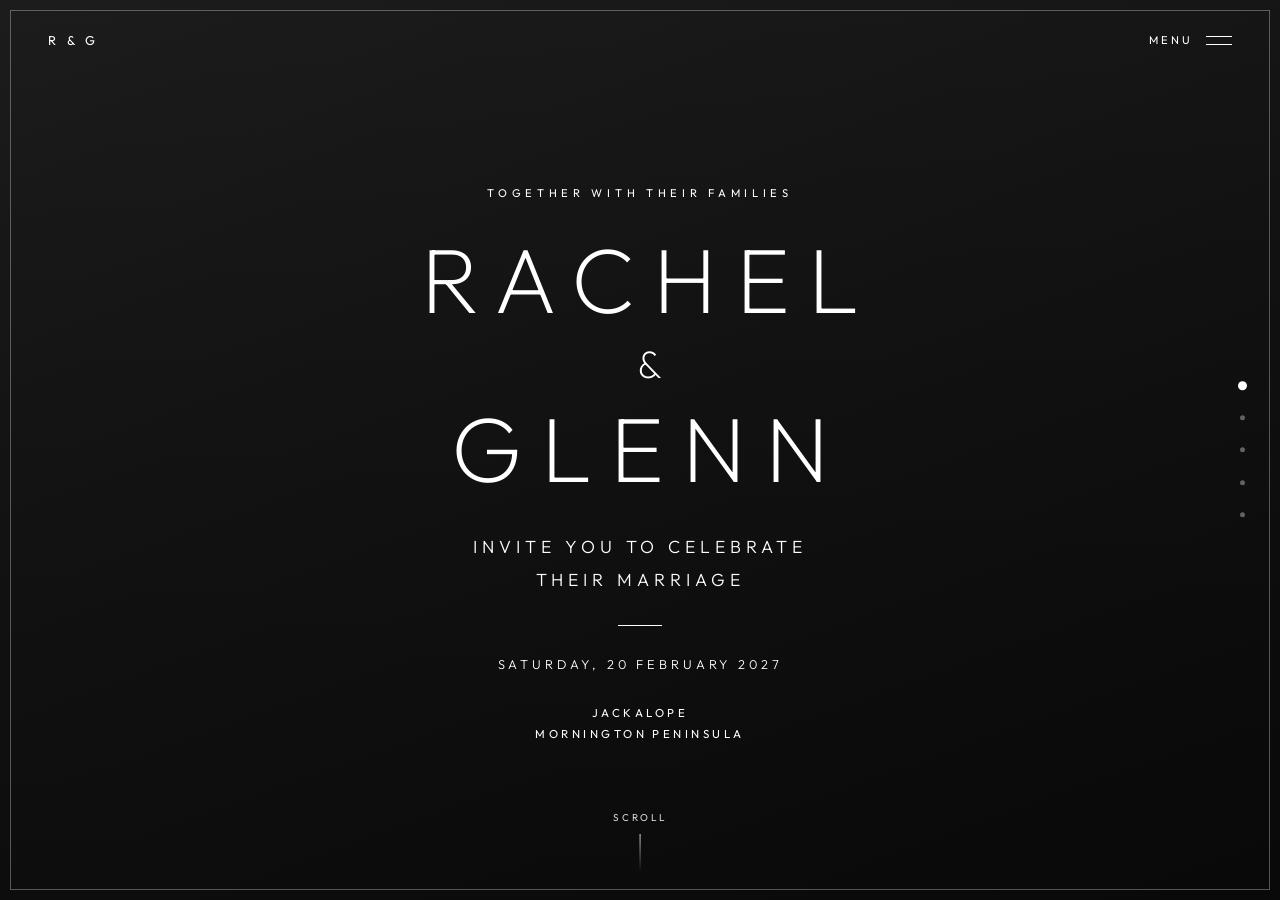
<file: b/index.html>
<!DOCTYPE html>
<html lang="en-AU">
<head>
<meta charset="utf-8">
<meta name="viewport" content="width=device-width, initial-scale=1">
<meta name="robots" content="noindex, nofollow">
<meta name="theme-color" content="#0d0c0b">
<title>Rachel &amp; Glenn | 20 February 2027</title>
<meta name="description" content="Rachel and Glenn are getting married at Jackalope, Mornington Peninsula, on Saturday 20 February 2027.">
<link rel="preconnect" href="https://fonts.googleapis.com">
<link rel="preconnect" href="https://fonts.gstatic.com" crossorigin>
<link href="https://fonts.googleapis.com/css2?family=Outfit:wght@200;300;400;500&display=swap" rel="stylesheet">
<style>
/* Layout idea: five full-screen panels that snap one at a time. Black and brass, after
   Jackalope's charred timber and amber light.
   Desktop: photo and text share each panel. Phone: photo sits behind the text. */
:root{
  --ink:#0d0c0b;
  --char:#171513;
  --ivory:#f1ece3;
  --mute:#a79f92;
  --brass:#c9a35c;
  --line:rgba(241,236,227,.18);
  --error:#e2a08c;
  --display:"Cormorant Garamond","Iowan Old Style","Palatino Linotype",Georgia,serif;
  --body:"Jost","Avenir Next","Helvetica Neue",Arial,sans-serif;
  --ease:cubic-bezier(.22,.61,.36,1);
  color-scheme:dark;
}
*,*::before,*::after{box-sizing:border-box}
html,body{height:100%;margin:0}
body{background:var(--ink);color:var(--ivory);font-family:var(--body);font-weight:300;
  font-size:1rem;line-height:1.65;-webkit-font-smoothing:antialiased;overflow:hidden}
img{max-width:100%;display:block}
a{color:inherit}
:focus-visible{outline:1px solid var(--brass);outline-offset:4px}

/* ---------- Scroller ---------- */
main{height:100vh;height:100dvh;overflow-y:auto;overflow-x:hidden;
  scroll-snap-type:y mandatory;scroll-behavior:smooth;overscroll-behavior-y:contain;
  scrollbar-width:none}
main::-webkit-scrollbar{display:none}
.panel{position:relative;min-height:100vh;min-height:100dvh;scroll-snap-align:start;
  scroll-snap-stop:always;display:grid;background:var(--ink);overflow:hidden}

/* ---------- Header and menu ---------- */
.top{position:fixed;inset:0 0 auto 0;z-index:30;display:flex;justify-content:space-between;
  align-items:center;padding:1.25rem clamp(1.25rem,4vw,3rem);pointer-events:none}
.top > *{pointer-events:auto}
.mark{font-family:var(--display);font-size:1.35rem;letter-spacing:.08em;text-decoration:none}
.mark em{color:var(--brass);font-style:italic}
.menu-btn{display:flex;align-items:center;gap:.8rem;background:none;border:0;color:var(--ivory);
  font:400 .7rem/1 var(--body);letter-spacing:.28em;text-transform:uppercase;cursor:pointer;padding:.6rem 0}
.menu-btn i{display:block;width:26px;height:9px;position:relative}
.menu-btn i::before,.menu-btn i::after{content:"";position:absolute;left:0;right:0;height:1px;
  background:currentColor;transition:transform .5s var(--ease)}
.menu-btn i::before{top:0}.menu-btn i::after{bottom:0}
.menu-open .menu-btn i::before{transform:translateY(4px) rotate(45deg)}
.menu-open .menu-btn i::after{transform:translateY(-4px) rotate(-45deg)}

.menu{position:fixed;inset:0;z-index:20;display:grid;place-items:center;
  background:rgba(13,12,11,.94);-webkit-backdrop-filter:blur(14px);backdrop-filter:blur(14px);
  opacity:0;visibility:hidden;transition:opacity .6s var(--ease),visibility 0s .6s}
.menu-open .menu{opacity:1;visibility:visible;transition:opacity .6s var(--ease)}
.menu ul{list-style:none;margin:0;padding:0;display:grid;gap:clamp(.6rem,2.2vh,1.4rem);text-align:center}
.menu a{font-family:var(--display);font-size:clamp(2.2rem,7vw,3.8rem);font-weight:300;line-height:1.1;
  text-decoration:none;display:inline-block;opacity:0;transform:translateY(14px);
  transition:opacity .6s var(--ease),transform .6s var(--ease),color .3s}
.menu-open .menu a{opacity:1;transform:none;transition-delay:calc(.08s * var(--i) + .1s),calc(.08s * var(--i) + .1s),0s}
.menu a:hover,.menu a:focus-visible{color:var(--brass);font-style:italic}
.menu small{display:block;margin-top:clamp(1.5rem,5vh,3rem);font-size:.7rem;letter-spacing:.28em;
  text-transform:uppercase;color:var(--mute);text-align:center}

/* ---------- Side dots (desktop) ---------- */
.dots{position:fixed;right:clamp(1rem,2.2vw,2rem);top:50%;transform:translateY(-50%);z-index:15;
  display:none;flex-direction:column;gap:.9rem}
.dots button{width:18px;height:18px;padding:0;border:0;background:none;cursor:pointer;display:grid;place-items:center}
.dots button::before{content:"";width:5px;height:5px;border-radius:50%;background:var(--ivory);opacity:.35;
  transition:all .5s var(--ease)}
.dots button[aria-current="true"]::before{opacity:1;background:var(--brass);transform:scale(1.8)}

/* ---------- Shared type ---------- */
.eyebrow{font:400 .7rem/1 var(--body);letter-spacing:.32em;text-transform:uppercase;color:var(--brass);margin:0}
h1,h2{font-family:var(--display);font-weight:300;margin:0;text-wrap:balance}
h2{font-size:clamp(2.3rem,5.2vw,3.9rem);line-height:1.05}
h2 em{font-style:italic;color:var(--brass)}
p{margin:0;max-width:34rem}
.fine{font-size:.86rem;color:var(--mute)}
.rule{width:44px;height:1px;background:var(--brass);border:0;margin:0}
.link{font:400 .72rem/1 var(--body);letter-spacing:.26em;text-transform:uppercase;text-decoration:none;
  padding-bottom:.5rem;border-bottom:1px solid var(--brass);align-self:start;transition:color .3s}
.link:hover{color:var(--brass)}

/* ---------- Photo + text panels ---------- */
.media{position:absolute;inset:0;background:
  radial-gradient(120% 80% at 70% 10%,rgba(201,163,92,.20),transparent 60%),
  linear-gradient(160deg,#1f1b17,#0d0c0b 70%)}
.media img{width:100%;height:100%;object-fit:cover;transform:scale(1.08);transition:transform 2.4s var(--ease)}
.panel.active .media img{transform:none}
.media::after{content:"";position:absolute;inset:0;
  background:linear-gradient(180deg,rgba(13,12,11,.55) 0%,rgba(13,12,11,.72) 45%,rgba(13,12,11,.94) 100%)}
.content{position:relative;z-index:1;display:flex;flex-direction:column;gap:1.5rem;justify-content:flex-end;
  padding:6rem clamp(1.5rem,6vw,3rem) clamp(2.5rem,7vh,4rem)}

/* ---------- Hero ---------- */
.hero .media::after{background:
  linear-gradient(180deg,rgba(13,12,11,.6) 0%,rgba(13,12,11,.3) 40%,rgba(13,12,11,.88) 100%)}
.hero .content{justify-content:center;align-items:center;text-align:center;gap:1.75rem;padding-bottom:6rem}
h1{font-size:clamp(3.1rem,12.5vw,9rem);line-height:.95;letter-spacing:-.01em}
h1 em{font-style:italic;color:var(--brass);padding:0 .06em}
.hero .invite{font-family:var(--display);font-size:clamp(1.35rem,3.6vw,2.1rem);font-weight:300;
  line-height:1.3;max-width:22ch;text-wrap:balance}
.hero .date{font-family:var(--display);font-size:clamp(1.3rem,3.4vw,1.9rem);font-style:italic}
.hero .where{font:400 .72rem/1.8 var(--body);letter-spacing:.3em;text-transform:uppercase}
.cue{position:absolute;left:50%;bottom:1.75rem;transform:translateX(-50%);z-index:2;display:grid;justify-items:center;
  gap:.7rem;font:400 .62rem/1 var(--body);letter-spacing:.3em;text-transform:uppercase;color:var(--ivory);
  text-decoration:none;opacity:.85}
.cue::after{content:"";width:1px;height:38px;background:linear-gradient(var(--brass),transparent);
  animation:drop 2.4s var(--ease) infinite;transform-origin:top}
@keyframes drop{0%{transform:scaleY(0)}55%{transform:scaleY(1);opacity:1}100%{transform:scaleY(1);opacity:0}}

/* ---------- The day ---------- */
.sheet{margin:0;display:grid;grid-template-columns:auto 1fr;column-gap:1.5rem;max-width:30rem}
.sheet > div{display:contents}
.sheet dt,.sheet dd{margin:0;padding:.8rem 0;border-top:1px solid var(--line)}
.sheet dt{font:400 .82rem/1.9 var(--body);letter-spacing:.14em;color:var(--brass);font-variant-numeric:tabular-nums;white-space:nowrap}
.sheet dd{font-family:var(--display);font-size:1.3rem;line-height:1.25}
.sheet dd span{display:block;font:300 .84rem/1.5 var(--body);color:var(--mute);margin-top:.15rem}

/* ---------- The invitation ---------- */
.invitation{background:var(--char)}
/* Double gold frame, starting below the fixed header so it never crosses R & G or Menu. */
.invitation{--fx:clamp(1rem,3vw,2rem);--fy:4.6rem}
.invitation::before{content:"";position:absolute;inset:var(--fy) var(--fx) var(--fx);border:1px solid rgba(201,163,92,.35);
  pointer-events:none}
.invitation::after{content:"";position:absolute;inset:calc(var(--fy) + 7px) calc(var(--fx) + 7px) calc(var(--fx) + 7px);
  border:1px solid rgba(201,163,92,.14);pointer-events:none}
.invitation .content{justify-content:center;align-items:center;text-align:center;max-width:46rem;margin:0 auto;
  padding:6rem clamp(2rem,8vw,4rem);gap:1.6rem}
.invitation h2{font-size:clamp(2.6rem,7vw,5.2rem);line-height:1}
.invitation h2 em{display:block}
.invitation .letter{font-family:var(--display);font-size:clamp(1.2rem,2.6vw,1.55rem);line-height:1.5;max-width:36rem;
  text-wrap:pretty}
.invitation .sign{font-family:var(--display);font-style:italic;font-size:1.5rem;color:var(--brass)}
.invitation .when{display:flex;flex-wrap:wrap;justify-content:center;gap:.4rem 1.4rem;
  font:400 .72rem/1.8 var(--body);letter-spacing:.28em;text-transform:uppercase}
.invitation .when span + span::before{content:"·";color:var(--brass);margin-right:1.4rem}
@media (max-width:599px){
  .invitation .when{flex-direction:column;gap:.1rem}
  .invitation .when span + span::before{content:none}
}
.invitation .link{align-self:center}

/* ---------- RSVP ---------- */
.rsvp{background:var(--char)}
.rsvp .content{justify-content:center;width:100%;max-width:40rem;margin:0 auto;padding-top:5.5rem;gap:1.25rem}
form{display:grid;gap:1.4rem;margin-top:.5rem}
fieldset{border:0;margin:0;padding:0;display:grid;grid-template-columns:1fr 1fr;gap:1rem 1.25rem;min-width:0}
legend{padding:0;margin-bottom:.9rem;font:400 .7rem/1 var(--body);letter-spacing:.3em;text-transform:uppercase;color:var(--brass)}
legend span{color:var(--mute);letter-spacing:.12em;text-transform:none;font-size:.8rem;margin-left:.4rem}
.field{display:grid;gap:.15rem;min-width:0}
.field.wide{grid-column:1 / -1}
label{font:400 .66rem/1.4 var(--body);letter-spacing:.2em;text-transform:uppercase;color:var(--mute)}
input{width:100%;background:transparent;border:0;border-bottom:1px solid var(--line);border-radius:0;
  color:var(--ivory);font:300 1.05rem/1.4 var(--body);padding:.45rem 0 .55rem;transition:border-color .3s}
input::placeholder{color:rgba(167,159,146,.55)}
input:focus{outline:0;border-bottom-color:var(--brass)}
input[aria-invalid="true"]{border-bottom-color:var(--error)}
.hp{position:absolute;left:-9999px;width:1px;height:1px;opacity:0}
.actions{display:flex;flex-wrap:wrap;align-items:center;gap:1rem 1.5rem}
button.send{background:transparent;color:var(--ivory);border:1px solid var(--brass);padding:1rem 2.4rem;
  font:400 .72rem/1 var(--body);letter-spacing:.3em;text-transform:uppercase;cursor:pointer;
  transition:background .4s var(--ease),color .4s var(--ease)}
button.send:hover,button.send:focus-visible{background:var(--brass);color:var(--ink)}
button.send[disabled]{opacity:.5;cursor:wait}
.status{font-size:.9rem;margin:0;min-height:1.5em;flex:1 1 14rem}
.status.bad{color:var(--error)}
.thanks{display:grid;gap:1.25rem;padding:1rem 0}
.thanks p{font-family:var(--display);font-size:1.5rem;line-height:1.35}
.foot{margin-top:1.5rem;padding-top:1.25rem;border-top:1px solid var(--line);display:flex;justify-content:space-between;
  gap:1rem;font:400 .64rem/1.6 var(--body);letter-spacing:.26em;text-transform:uppercase;color:var(--mute)}
[hidden]{display:none !important}

/* ---------- Section transitions (only once script is running) ---------- */
.js .reveal{opacity:0;transform:translateY(22px);
  transition:opacity 1.1s var(--ease),transform 1.1s var(--ease);transition-delay:calc(.11s * var(--d,0) + .15s)}
.js .panel.active .reveal{opacity:1;transform:none}

/* ---------- Desktop: photo and text side by side ---------- */
@media (min-width:900px){
  .dots{display:flex}
  .split{grid-template-columns:1fr 1fr}
  .split .media{position:relative;inset:auto;overflow:hidden}
  .split .media::after{background:linear-gradient(180deg,rgba(13,12,11,.28),rgba(13,12,11,.12) 40%,rgba(13,12,11,.4))}
  .split .content{justify-content:center;padding:6rem clamp(3rem,6vw,6.5rem)}
  .split.flip .media{order:2}
  .rsvp .content{padding-bottom:3rem}
}
@media (max-height:720px) and (min-width:900px){
  .sheet dt,.sheet dd{padding:.55rem 0}
  .content{gap:1.1rem}
}
@media (prefers-reduced-motion:reduce){
  main{scroll-behavior:auto}
  *,*::before,*::after{animation:none !important;transition-duration:.01ms !important;transition-delay:0s !important}
  .media img{transform:none}
}

/* ===== Version B: Cinema. Every panel a full-bleed photo, one clean sans, pure monochrome. ===== */
:root{--ink:#0a0a0a;--char:#0a0a0a;--ivory:#fff;--mute:rgba(255,255,255,.74);--brass:#fff;--line:rgba(255,255,255,.28);
  --display:"Outfit","Avenir Next","Helvetica Neue",Arial,sans-serif;--body:"Outfit","Avenir Next","Helvetica Neue",Arial,sans-serif}
body::after{content:"";position:fixed;inset:10px;border:1px solid rgba(255,255,255,.3);pointer-events:none;z-index:40}
.top{padding:1.6rem clamp(1.6rem,4vw,3rem)}
.mark{font-family:var(--body);font-size:.8rem;letter-spacing:.3em;font-weight:400}
.mark em{font-style:normal}
h1,h2{font-weight:200;text-transform:uppercase}
h1{font-size:clamp(2.5rem,9.5vw,5.75rem);letter-spacing:.2em;line-height:1.15;margin-right:-.2em}
h1 em{display:block;font-style:normal;font-size:.42em;letter-spacing:0;padding:.25em 0}
h2{font-size:clamp(1.45rem,3.4vw,2.5rem);letter-spacing:.16em;line-height:1.35}
h2 em{font-style:normal}
.eyebrow{letter-spacing:.42em}
.media{background:linear-gradient(160deg,#2b2b2b,#0a0a0a)}
.media::after{background:rgba(8,8,8,.6)}
.hero .media::after{background:linear-gradient(rgba(8,8,8,.42),rgba(8,8,8,.62))}
.content,.hero .content{justify-content:center;align-items:center;text-align:center;padding:6rem 2rem 4rem}
.hero .date{font-family:var(--body);font-style:normal;font-weight:300;letter-spacing:.3em;text-transform:uppercase;font-size:.8rem}
.sheet{text-align:left;width:100%;max-width:24rem}
.sheet dd{font-size:1.02rem;font-weight:400;letter-spacing:.03em;line-height:1.7}
.link{align-self:center}
.menu a{font-weight:200;text-transform:uppercase;letter-spacing:.22em;font-size:clamp(1.3rem,4.6vw,2.2rem);line-height:1.5}
.menu a:hover,.menu a:focus-visible{font-style:normal;opacity:.6}
.rsvp .content{text-align:left;align-items:stretch}
.thanks p{font-weight:300;font-size:1.3rem}/* Invitation: the page already has a white frame, so no second one here. */
.invitation::before,.invitation::after{display:none}
.hero .invite{font-family:var(--body);font-weight:300;font-size:clamp(.85rem,2.4vw,1.1rem);letter-spacing:.28em;
  text-transform:uppercase;line-height:1.9;max-width:28ch}
.invitation h2{font-size:clamp(1.8rem,5vw,3.2rem);letter-spacing:.2em;line-height:1.3}
.invitation h2 em{font-size:.62em;letter-spacing:.3em;opacity:.8}
.invitation .letter{font-family:var(--body);font-weight:300;font-size:clamp(1rem,2.2vw,1.2rem);line-height:1.8;letter-spacing:.02em}
.invitation .sign{font-family:var(--body);font-style:normal;font-weight:300;font-size:.8rem;letter-spacing:.3em;text-transform:uppercase}
@media (min-width:900px){
  .split{grid-template-columns:1fr}
  .split .media{position:absolute;inset:0}
  .split .media::after{background:rgba(8,8,8,.6)}
  .split .content{align-items:center;padding:6rem 2rem}
  .split.flip .media{order:0}
}
</style>
</head>
<body>
<!-- Version B: Cinema. Built from index.html by variants/build.py; edit those, not this file. -->

<header class="top">
  <a class="mark" href="#welcome" data-jump>R <em>&amp;</em> G</a>
  <button class="menu-btn" id="menu-btn" type="button" aria-expanded="false" aria-controls="menu">
    <span id="menu-label">Menu</span><i aria-hidden="true"></i>
  </button>
</header>

<nav class="menu" id="menu" aria-label="Sections" aria-hidden="true">
  <div>
    <ul>
      <li><a href="#welcome" data-jump style="--i:0">Welcome</a></li>
      <li><a href="#invitation" data-jump style="--i:1">The Invitation</a></li>
      <li><a href="#the-day" data-jump style="--i:2">The Day</a></li>
      <li><a href="#the-place" data-jump style="--i:3">The Place</a></li>
      <li><a href="#rsvp" data-jump style="--i:4">RSVP</a></li>
    </ul>
    <small>Saturday 20 February 2027</small>
  </div>
</nav>

<div class="dots" id="dots" aria-label="Jump to section"></div>

<!--
  PHOTOS: all three are Jackalope's own images, loaded straight from jackalopehotels.com.
  To swap one, change its src. For reliability, download them into an "images" folder
  beside this file and point each src there instead (e.g. src="images/hero.jpg").
-->
<main id="scroller">

  <!-- 1. Welcome -->
  <section class="panel hero" id="welcome" data-title="Welcome">
    <div class="media">
      <img src="https://jackalopehotels.com/wp-content/uploads/2025/01/20230309-Lisa-Nick_0154.jpg"
           alt="" referrerpolicy="no-referrer" fetchpriority="high" onerror="this.remove()">
    </div>
    <div class="content">
      <p class="eyebrow reveal" style="--d:0">Together with their families</p>
      <h1 class="reveal" style="--d:1">Rachel <em>&amp;</em> Glenn</h1>
      <p class="invite reveal" style="--d:2">invite you to celebrate their marriage</p>
      <hr class="rule reveal" style="--d:3">
      <p class="date reveal" style="--d:4">Saturday, 20 February 2027</p>
      <p class="where reveal" style="--d:5">Jackalope<br>Mornington Peninsula</p>
    </div>
    <a class="cue" href="#invitation" data-jump>Scroll</a>
  </section>

  <!-- 2. The invitation -->
  <section class="panel invitation" id="invitation" data-title="The Invitation">
    <div class="content">
      <p class="eyebrow reveal" style="--d:0">You're invited</p>
      <h2 class="reveal" style="--d:1">Join us <em>as we marry</em></h2>
      <hr class="rule reveal" style="--d:2">
      <p class="letter reveal" style="--d:3">Ten years, two little boys and one much-renovated home later, we are getting married. It would mean the world to have you there with us as we say our vows, and to celebrate with the people we love most, long into the evening.</p>
      <p class="sign reveal" style="--d:4">With love, Rachel &amp; Glenn</p>
      <p class="when reveal" style="--d:5"><span>Saturday 20 February 2027</span><span>4.15 pm</span><span>Jackalope</span></p>
      <a class="link reveal" style="--d:6" href="#rsvp" data-jump>Reply to the invitation</a>
    </div>
  </section>

  <!-- 3. The day -->
  <section class="panel split" id="the-day" data-title="The Day">
    <div class="media">
      <img src="https://jackalopehotels.com/wp-content/uploads/2023/12/Jackalope_Wedding_Jackyak.png"
           alt="" referrerpolicy="no-referrer" loading="lazy" onerror="this.remove()">
    </div>
    <div class="content">
      <p class="eyebrow reveal" style="--d:0">The Day</p>
      <h2 class="reveal" style="--d:1">A ceremony, <em>then a celebration</em></h2>
      <dl class="sheet reveal" style="--d:2">
        <div><dt>4.15 pm</dt><dd>Arrive<span>Guest Terrace, overlooking the vines</span></dd></div>
        <div><dt>4.30 pm</dt><dd>We say “I do”</dd></div>
        <div><dt>5.00 pm</dt><dd>Drinks on the terrace</dd></div>
        <div><dt>6.00 pm</dt><dd>Reception<span>Together in Jackyak</span></dd></div>
        <div><dt>11.00 pm</dt><dd>Goodnight</dd></div>
      </dl>
    </div>
  </section>

  <!-- 4. The place -->
  <section class="panel split flip" id="the-place" data-title="The Place">
    <div class="media">
      <img src="https://jackalopehotels.com/wp-content/uploads/2026/03/Frame-452-2-scaled.jpg"
           alt="" referrerpolicy="no-referrer" loading="lazy" onerror="this.remove()">
    </div>
    <div class="content">
      <p class="eyebrow reveal" style="--d:0">The Place</p>
      <h2 class="reveal" style="--d:1">Jackalope, <em>Merricks North</em></h2>
      <p class="reveal" style="--d:2">We're marrying among the vines on the Mornington Peninsula, about an hour's drive from Melbourne. The ceremony and the celebration are all in one place, so once you arrive, the only thing left to do is be with us.</p>
      <p class="reveal" style="--d:3">166 Balnarring Road, Merricks North, Victoria 3926<br>
        <span class="fine">If the weather turns, the ceremony moves indoors.</span></p>
      <a class="link reveal" style="--d:4" href="https://www.google.com/maps/search/?api=1&query=Jackalope+Hotel+166+Balnarring+Road+Merricks+North+VIC" target="_blank" rel="noopener">Open in Maps</a>
    </div>
  </section>

  <!-- 5. RSVP -->
  <section class="panel rsvp" id="rsvp" data-title="RSVP">
    <div class="content">
      <p class="eyebrow reveal" style="--d:0">RSVP</p>
      <h2 class="reveal" style="--d:1">Will you <em>celebrate with us?</em></h2>
      <p class="fine reveal" style="--d:2">Kindly reply by <span id="rsvp-by"></span>. Please enter names as they appear on your invitation, and let us know of any dietary requirements.</p>

      <form id="rsvp-form" class="reveal" style="--d:3" novalidate>
        <fieldset>
          <legend>Guest one</legend>
          <div class="field"><label for="g1-first">First name</label>
            <input id="g1-first" name="g1First" type="text" autocomplete="given-name" autocapitalize="words" required></div>
          <div class="field"><label for="g1-last">Last name</label>
            <input id="g1-last" name="g1Last" type="text" autocomplete="family-name" autocapitalize="words" required></div>
          <div class="field wide"><label for="g1-diet">Dietary requirements</label>
            <input id="g1-diet" name="g1Diet" type="text" autocomplete="off" placeholder="Allergies, vegetarian, anything we should know"></div>
        </fieldset>
        <fieldset>
          <legend>Guest two <span>if replying for two</span></legend>
          <div class="field"><label for="g2-first">First name</label>
            <input id="g2-first" name="g2First" type="text" autocomplete="off" autocapitalize="words"></div>
          <div class="field"><label for="g2-last">Last name</label>
            <input id="g2-last" name="g2Last" type="text" autocomplete="off" autocapitalize="words"></div>
          <div class="field wide"><label for="g2-diet">Dietary requirements</label>
            <input id="g2-diet" name="g2Diet" type="text" autocomplete="off"></div>
        </fieldset>
        <input class="hp" id="hp-field" name="_honey" type="text" tabindex="-1" autocomplete="off" aria-hidden="true">
        <div class="actions">
          <button class="send" id="send-btn" type="submit">Send reply</button>
          <p class="status" id="status" role="status" aria-live="polite"></p>
        </div>
      </form>

      <div class="thanks" id="thanks" hidden>
        <hr class="rule">
        <p id="thanks-text" tabindex="-1"></p>
        <p class="fine">Need to change something? Just let Rachel or Glenn know.</p>
      </div>

      <div class="foot"><span>Rachel &amp; Glenn</span><span>20 . 02 . 27</span></div>
    </div>
  </section>
</main>

<script>
/* =====================================================================
   SETTINGS: everything you are likely to change lives here.
   ===================================================================== */
const CONFIG = {
  // Where RSVP notifications are emailed (sent through formsubmit.co).
  // This is FormSubmit's alias for the inbox, so the real address isn't in the page.
  notifyEmail: "4ac5529b5dc45779b253178f1421c56a",

  // Shown above the form.
  rsvpBy: "Friday 15 January 2027",

  // Invited guests, one per line, exactly as on the invitation.
  // Add alternatives after a | so nicknames still match: "Katherine Smith|Kate Smith|Katie Smith"
  // Matching ignores capitals, spaces, hyphens, apostrophes and accents.
  // While this list is empty, every name is accepted.
  guests: [
    "Mark Sampson",
    "Cheryl Sampson",
    "Gemma Sampson",
    "Casey Sampson",
    // Example with nicknames: "Katherine Smith|Kate Smith|Katie Smith",
  ]
};

/* ---------- helpers ---------- */
const $ = (s, r = document) => r.querySelector(s);
const $$ = (s, r = document) => [...r.querySelectorAll(s)];
const norm = s => s.normalize("NFD").replace(/[̀-ͯ]/g, "").toLowerCase().replace(/[^a-z]/g, "");
const tidy = s => s.trim().replace(/\s+/g, " ");
const guestKeys = new Set(CONFIG.guests.flatMap(g => g.split("|")).map(norm).filter(Boolean));
const onList = (first, last) => guestKeys.has(norm(first + last));

document.documentElement.classList.add("js");
$("#rsvp-by").textContent = CONFIG.rsvpBy;

/* ---------- navigation: menu, dots, one-section jumps ---------- */
const scroller = $("#scroller"), panels = $$(".panel"), dots = $("#dots");
const menuBtn = $("#menu-btn"), menu = $("#menu");
const calm = matchMedia("(prefers-reduced-motion: reduce)").matches;

function go(id) {
  const el = document.getElementById(id);
  if (el) el.scrollIntoView({ behavior: calm ? "auto" : "smooth", block: "start" });
}
function setMenu(open) {
  document.body.classList.toggle("menu-open", open);
  menuBtn.setAttribute("aria-expanded", open);
  menu.setAttribute("aria-hidden", !open);
  $("#menu-label").textContent = open ? "Close" : "Menu";
  if (open) setTimeout(() => $("a", menu).focus(), 80);
}
menuBtn.addEventListener("click", () => setMenu(!document.body.classList.contains("menu-open")));
document.addEventListener("keydown", e => {
  if (e.key === "Escape" && document.body.classList.contains("menu-open")) { setMenu(false); menuBtn.focus(); }
});
$$("[data-jump]").forEach(a => a.addEventListener("click", e => {
  e.preventDefault();
  setMenu(false);
  go(a.getAttribute("href").slice(1));
}));

panels.forEach(p => {
  const b = document.createElement("button");
  b.type = "button";
  b.setAttribute("aria-label", p.dataset.title);
  b.addEventListener("click", () => go(p.id));
  dots.appendChild(b);
});

function activate(panel) {
  panel.classList.add("active");
  const i = panels.indexOf(panel);
  $$("button", dots).forEach((b, n) => b.setAttribute("aria-current", n === i ? "true" : "false"));
}
activate(panels[0]);
if ("IntersectionObserver" in window) {
  // A panel becomes active when it crosses the middle of the screen.
  const io = new IntersectionObserver(
    entries => entries.forEach(en => { if (en.isIntersecting) activate(en.target); }),
    { root: scroller, rootMargin: "-45% 0px -45% 0px", threshold: 0 });
  panels.forEach(p => io.observe(p));
} else {
  panels.forEach(p => p.classList.add("active"));
}
if (location.hash) go(location.hash.slice(1));

/* ---------- RSVP ---------- */
const form = $("#rsvp-form"), statusEl = $("#status"), sendBtn = $("#send-btn");
let confirmedKey = "";   // set when a guest chooses to send a name we could not match

function say(msg, bad) { statusEl.textContent = msg; statusEl.classList.toggle("bad", !!bad); }
function flag(input, bad) { input.setAttribute("aria-invalid", bad ? "true" : "false"); }

form.addEventListener("input", () => { $$("input", form).forEach(i => flag(i, false)); say(""); });

form.addEventListener("submit", async e => {
  e.preventDefault();
  const f = Object.fromEntries($$("input", form).map(i => [i.name, tidy(i.value)]));
  if (f._honey) return;                       // bots fill the hidden field

  // Required fields
  const g1First = $("#g1-first"), g1Last = $("#g1-last"), g2First = $("#g2-first"), g2Last = $("#g2-last");
  if (!f.g1First || !f.g1Last) {
    flag(g1First, !f.g1First); flag(g1Last, !f.g1Last);
    (f.g1First ? g1Last : g1First).focus();
    return say("Please enter a first and last name for guest one.", true);
  }
  const hasTwo = !!(f.g2First || f.g2Last || f.g2Diet);
  if (hasTwo && (!f.g2First || !f.g2Last)) {
    flag(g2First, !f.g2First); flag(g2Last, !f.g2Last);
    (f.g2First ? g2Last : g2First).focus();
    return say("Please enter a first and last name for guest two, or clear that section.", true);
  }

  // Cross-reference against the guest list
  const listSet = guestKeys.size > 0;
  const ok1 = !listSet || onList(f.g1First, f.g1Last);
  const ok2 = !hasTwo || !listSet || onList(f.g2First, f.g2Last);
  const key = norm(f.g1First + f.g1Last + "|" + f.g2First + f.g2Last);
  if ((!ok1 || !ok2) && confirmedKey !== key) {
    confirmedKey = key;
    if (!ok1) { flag(g1First, true); flag(g1Last, true); }
    if (!ok2) { flag(g2First, true); flag(g2Last, true); }
    sendBtn.textContent = "Send anyway";
    return say("We couldn't find " + (!ok1 && !ok2 ? "those names" : "that name") +
      " on our guest list. Please check the spelling matches your invitation, or send anyway and we'll sort it out.", true);
  }

  const check = !listSet ? "Guest list not set up yet"
    : (ok1 && ok2) ? (hasTwo ? "Both names" : "Name") + " matched the guest list"
    : "CHECK: " + [!ok1 && "guest 1", !ok2 && "guest 2"].filter(Boolean).join(" and ") + " not found on the guest list";
  const names = f.g1First + " " + f.g1Last + (hasTwo ? " and " + f.g2First + " " + f.g2Last : "");

  const payload = {
    _subject: "Wedding RSVP: " + names + (listSet && !(ok1 && ok2) ? " (name not on list)" : ""),
    _template: "table",
    _captcha: "false",
    "Guest 1": f.g1First + " " + f.g1Last,
    "Guest 1 dietaries": f.g1Diet || "None",
    "Guest 2": hasTwo ? f.g2First + " " + f.g2Last : "None",
    "Guest 2 dietaries": hasTwo ? (f.g2Diet || "None") : "n/a",
    "Guest list check": check,
    "Received": new Date().toLocaleString("en-AU", { timeZone: "Australia/Melbourne", dateStyle: "full", timeStyle: "short" })
  };

  sendBtn.disabled = true; say("Sending your reply…");
  try {
    const res = await fetch("https://formsubmit.co/ajax/" + encodeURIComponent(CONFIG.notifyEmail), {
      method: "POST",
      headers: { "Content-Type": "application/json", "Accept": "application/json" },
      body: JSON.stringify(payload)
    });
    const data = await res.json().catch(() => ({}));
    if (!res.ok || String(data.success) === "false") throw new Error(data.message || "Send failed");
    form.hidden = true;
    $("#thanks-text").textContent = "Thank you, " + f.g1First + ". We have your reply and can't wait to celebrate with you.";
    $("#thanks").hidden = false;
    $("#thanks-text").focus();
  } catch (err) {
    sendBtn.disabled = false;
    say("Sorry, your reply didn't send. Please try again in a moment, or message Rachel or Glenn directly.", true);
  }
});
</script>
</body>
</html>
</file>
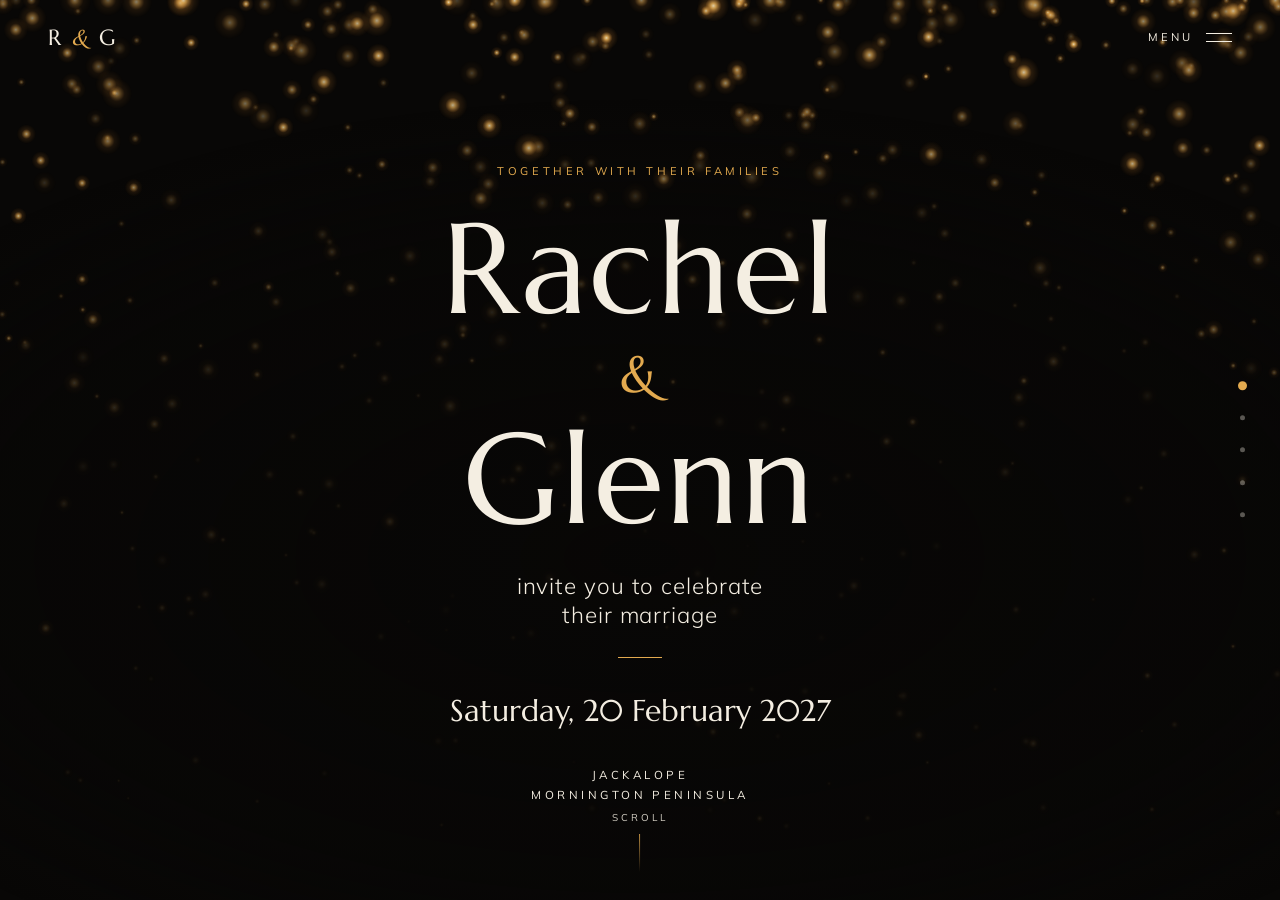
<file: c/index.html>
<!DOCTYPE html>
<html lang="en-AU">
<head>
<meta charset="utf-8">
<meta name="viewport" content="width=device-width, initial-scale=1">
<meta name="robots" content="noindex, nofollow">
<meta name="theme-color" content="#0d0c0b">
<title>Rachel &amp; Glenn | 20 February 2027</title>
<meta name="description" content="Rachel and Glenn are getting married at Jackalope, Mornington Peninsula, on Saturday 20 February 2027.">
<link rel="preconnect" href="https://fonts.googleapis.com">
<link rel="preconnect" href="https://fonts.gstatic.com" crossorigin>
<link href="https://fonts.googleapis.com/css2?family=Marcellus&family=Mulish:wght@300;400;500&display=swap" rel="stylesheet">
<style>
/* Layout idea: five full-screen panels that snap one at a time. Black and brass, after
   Jackalope's charred timber and amber light.
   Desktop: photo and text share each panel. Phone: photo sits behind the text. */
:root{
  --ink:#0d0c0b;
  --char:#171513;
  --ivory:#f1ece3;
  --mute:#a79f92;
  --brass:#c9a35c;
  --line:rgba(241,236,227,.18);
  --error:#e2a08c;
  --display:"Cormorant Garamond","Iowan Old Style","Palatino Linotype",Georgia,serif;
  --body:"Jost","Avenir Next","Helvetica Neue",Arial,sans-serif;
  --ease:cubic-bezier(.22,.61,.36,1);
  color-scheme:dark;
}
*,*::before,*::after{box-sizing:border-box}
html,body{height:100%;margin:0}
body{background:var(--ink);color:var(--ivory);font-family:var(--body);font-weight:300;
  font-size:1rem;line-height:1.65;-webkit-font-smoothing:antialiased;overflow:hidden}
img{max-width:100%;display:block}
a{color:inherit}
:focus-visible{outline:1px solid var(--brass);outline-offset:4px}

/* ---------- Scroller ---------- */
main{height:100vh;height:100dvh;overflow-y:auto;overflow-x:hidden;
  scroll-snap-type:y mandatory;scroll-behavior:smooth;overscroll-behavior-y:contain;
  scrollbar-width:none}
main::-webkit-scrollbar{display:none}
.panel{position:relative;min-height:100vh;min-height:100dvh;scroll-snap-align:start;
  scroll-snap-stop:always;display:grid;background:var(--ink);overflow:hidden}

/* ---------- Header and menu ---------- */
.top{position:fixed;inset:0 0 auto 0;z-index:30;display:flex;justify-content:space-between;
  align-items:center;padding:1.25rem clamp(1.25rem,4vw,3rem);pointer-events:none}
.top > *{pointer-events:auto}
.mark{font-family:var(--display);font-size:1.35rem;letter-spacing:.08em;text-decoration:none}
.mark em{color:var(--brass);font-style:italic}
.menu-btn{display:flex;align-items:center;gap:.8rem;background:none;border:0;color:var(--ivory);
  font:400 .7rem/1 var(--body);letter-spacing:.28em;text-transform:uppercase;cursor:pointer;padding:.6rem 0}
.menu-btn i{display:block;width:26px;height:9px;position:relative}
.menu-btn i::before,.menu-btn i::after{content:"";position:absolute;left:0;right:0;height:1px;
  background:currentColor;transition:transform .5s var(--ease)}
.menu-btn i::before{top:0}.menu-btn i::after{bottom:0}
.menu-open .menu-btn i::before{transform:translateY(4px) rotate(45deg)}
.menu-open .menu-btn i::after{transform:translateY(-4px) rotate(-45deg)}

.menu{position:fixed;inset:0;z-index:20;display:grid;place-items:center;
  background:rgba(13,12,11,.94);-webkit-backdrop-filter:blur(14px);backdrop-filter:blur(14px);
  opacity:0;visibility:hidden;transition:opacity .6s var(--ease),visibility 0s .6s}
.menu-open .menu{opacity:1;visibility:visible;transition:opacity .6s var(--ease)}
.menu ul{list-style:none;margin:0;padding:0;display:grid;gap:clamp(.6rem,2.2vh,1.4rem);text-align:center}
.menu a{font-family:var(--display);font-size:clamp(2.2rem,7vw,3.8rem);font-weight:300;line-height:1.1;
  text-decoration:none;display:inline-block;opacity:0;transform:translateY(14px);
  transition:opacity .6s var(--ease),transform .6s var(--ease),color .3s}
.menu-open .menu a{opacity:1;transform:none;transition-delay:calc(.08s * var(--i) + .1s),calc(.08s * var(--i) + .1s),0s}
.menu a:hover,.menu a:focus-visible{color:var(--brass);font-style:italic}
.menu small{display:block;margin-top:clamp(1.5rem,5vh,3rem);font-size:.7rem;letter-spacing:.28em;
  text-transform:uppercase;color:var(--mute);text-align:center}

/* ---------- Side dots (desktop) ---------- */
.dots{position:fixed;right:clamp(1rem,2.2vw,2rem);top:50%;transform:translateY(-50%);z-index:15;
  display:none;flex-direction:column;gap:.9rem}
.dots button{width:18px;height:18px;padding:0;border:0;background:none;cursor:pointer;display:grid;place-items:center}
.dots button::before{content:"";width:5px;height:5px;border-radius:50%;background:var(--ivory);opacity:.35;
  transition:all .5s var(--ease)}
.dots button[aria-current="true"]::before{opacity:1;background:var(--brass);transform:scale(1.8)}

/* ---------- Shared type ---------- */
.eyebrow{font:400 .7rem/1 var(--body);letter-spacing:.32em;text-transform:uppercase;color:var(--brass);margin:0}
h1,h2{font-family:var(--display);font-weight:300;margin:0;text-wrap:balance}
h2{font-size:clamp(2.3rem,5.2vw,3.9rem);line-height:1.05}
h2 em{font-style:italic;color:var(--brass)}
p{margin:0;max-width:34rem}
.fine{font-size:.86rem;color:var(--mute)}
.rule{width:44px;height:1px;background:var(--brass);border:0;margin:0}
.link{font:400 .72rem/1 var(--body);letter-spacing:.26em;text-transform:uppercase;text-decoration:none;
  padding-bottom:.5rem;border-bottom:1px solid var(--brass);align-self:start;transition:color .3s}
.link:hover{color:var(--brass)}

/* ---------- Photo + text panels ---------- */
.media{position:absolute;inset:0;background:
  radial-gradient(120% 80% at 70% 10%,rgba(201,163,92,.20),transparent 60%),
  linear-gradient(160deg,#1f1b17,#0d0c0b 70%)}
.media img{width:100%;height:100%;object-fit:cover;transform:scale(1.08);transition:transform 2.4s var(--ease)}
.panel.active .media img{transform:none}
.media::after{content:"";position:absolute;inset:0;
  background:linear-gradient(180deg,rgba(13,12,11,.55) 0%,rgba(13,12,11,.72) 45%,rgba(13,12,11,.94) 100%)}
.content{position:relative;z-index:1;display:flex;flex-direction:column;gap:1.5rem;justify-content:flex-end;
  padding:6rem clamp(1.5rem,6vw,3rem) clamp(2.5rem,7vh,4rem)}

/* ---------- Hero ---------- */
.hero .media::after{background:
  linear-gradient(180deg,rgba(13,12,11,.6) 0%,rgba(13,12,11,.3) 40%,rgba(13,12,11,.88) 100%)}
.hero .content{justify-content:center;align-items:center;text-align:center;gap:1.75rem;padding-bottom:6rem}
h1{font-size:clamp(3.1rem,12.5vw,9rem);line-height:.95;letter-spacing:-.01em}
h1 em{font-style:italic;color:var(--brass);padding:0 .06em}
.hero .invite{font-family:var(--display);font-size:clamp(1.35rem,3.6vw,2.1rem);font-weight:300;
  line-height:1.3;max-width:22ch;text-wrap:balance}
.hero .date{font-family:var(--display);font-size:clamp(1.3rem,3.4vw,1.9rem);font-style:italic}
.hero .where{font:400 .72rem/1.8 var(--body);letter-spacing:.3em;text-transform:uppercase}
.cue{position:absolute;left:50%;bottom:1.75rem;transform:translateX(-50%);z-index:2;display:grid;justify-items:center;
  gap:.7rem;font:400 .62rem/1 var(--body);letter-spacing:.3em;text-transform:uppercase;color:var(--ivory);
  text-decoration:none;opacity:.85}
.cue::after{content:"";width:1px;height:38px;background:linear-gradient(var(--brass),transparent);
  animation:drop 2.4s var(--ease) infinite;transform-origin:top}
@keyframes drop{0%{transform:scaleY(0)}55%{transform:scaleY(1);opacity:1}100%{transform:scaleY(1);opacity:0}}

/* ---------- The day ---------- */
.sheet{margin:0;display:grid;grid-template-columns:auto 1fr;column-gap:1.5rem;max-width:30rem}
.sheet > div{display:contents}
.sheet dt,.sheet dd{margin:0;padding:.8rem 0;border-top:1px solid var(--line)}
.sheet dt{font:400 .82rem/1.9 var(--body);letter-spacing:.14em;color:var(--brass);font-variant-numeric:tabular-nums;white-space:nowrap}
.sheet dd{font-family:var(--display);font-size:1.3rem;line-height:1.25}
.sheet dd span{display:block;font:300 .84rem/1.5 var(--body);color:var(--mute);margin-top:.15rem}

/* ---------- The invitation ---------- */
.invitation{background:var(--char)}
/* Double gold frame, starting below the fixed header so it never crosses R & G or Menu. */
.invitation{--fx:clamp(1rem,3vw,2rem);--fy:4.6rem}
.invitation::before{content:"";position:absolute;inset:var(--fy) var(--fx) var(--fx);border:1px solid rgba(201,163,92,.35);
  pointer-events:none}
.invitation::after{content:"";position:absolute;inset:calc(var(--fy) + 7px) calc(var(--fx) + 7px) calc(var(--fx) + 7px);
  border:1px solid rgba(201,163,92,.14);pointer-events:none}
.invitation .content{justify-content:center;align-items:center;text-align:center;max-width:46rem;margin:0 auto;
  padding:6rem clamp(2rem,8vw,4rem);gap:1.6rem}
.invitation h2{font-size:clamp(2.6rem,7vw,5.2rem);line-height:1}
.invitation h2 em{display:block}
.invitation .letter{font-family:var(--display);font-size:clamp(1.2rem,2.6vw,1.55rem);line-height:1.5;max-width:36rem;
  text-wrap:pretty}
.invitation .sign{font-family:var(--display);font-style:italic;font-size:1.5rem;color:var(--brass)}
.invitation .when{display:flex;flex-wrap:wrap;justify-content:center;gap:.4rem 1.4rem;
  font:400 .72rem/1.8 var(--body);letter-spacing:.28em;text-transform:uppercase}
.invitation .when span + span::before{content:"·";color:var(--brass);margin-right:1.4rem}
@media (max-width:599px){
  .invitation .when{flex-direction:column;gap:.1rem}
  .invitation .when span + span::before{content:none}
}
.invitation .link{align-self:center}

/* ---------- RSVP ---------- */
.rsvp{background:var(--char)}
.rsvp .content{justify-content:center;width:100%;max-width:40rem;margin:0 auto;padding-top:5.5rem;gap:1.25rem}
form{display:grid;gap:1.4rem;margin-top:.5rem}
fieldset{border:0;margin:0;padding:0;display:grid;grid-template-columns:1fr 1fr;gap:1rem 1.25rem;min-width:0}
legend{padding:0;margin-bottom:.9rem;font:400 .7rem/1 var(--body);letter-spacing:.3em;text-transform:uppercase;color:var(--brass)}
legend span{color:var(--mute);letter-spacing:.12em;text-transform:none;font-size:.8rem;margin-left:.4rem}
.field{display:grid;gap:.15rem;min-width:0}
.field.wide{grid-column:1 / -1}
label{font:400 .66rem/1.4 var(--body);letter-spacing:.2em;text-transform:uppercase;color:var(--mute)}
input{width:100%;background:transparent;border:0;border-bottom:1px solid var(--line);border-radius:0;
  color:var(--ivory);font:300 1.05rem/1.4 var(--body);padding:.45rem 0 .55rem;transition:border-color .3s}
input::placeholder{color:rgba(167,159,146,.55)}
input:focus{outline:0;border-bottom-color:var(--brass)}
input[aria-invalid="true"]{border-bottom-color:var(--error)}
.hp{position:absolute;left:-9999px;width:1px;height:1px;opacity:0}
.actions{display:flex;flex-wrap:wrap;align-items:center;gap:1rem 1.5rem}
button.send{background:transparent;color:var(--ivory);border:1px solid var(--brass);padding:1rem 2.4rem;
  font:400 .72rem/1 var(--body);letter-spacing:.3em;text-transform:uppercase;cursor:pointer;
  transition:background .4s var(--ease),color .4s var(--ease)}
button.send:hover,button.send:focus-visible{background:var(--brass);color:var(--ink)}
button.send[disabled]{opacity:.5;cursor:wait}
.status{font-size:.9rem;margin:0;min-height:1.5em;flex:1 1 14rem}
.status.bad{color:var(--error)}
.thanks{display:grid;gap:1.25rem;padding:1rem 0}
.thanks p{font-family:var(--display);font-size:1.5rem;line-height:1.35}
.foot{margin-top:1.5rem;padding-top:1.25rem;border-top:1px solid var(--line);display:flex;justify-content:space-between;
  gap:1rem;font:400 .64rem/1.6 var(--body);letter-spacing:.26em;text-transform:uppercase;color:var(--mute)}
[hidden]{display:none !important}

/* ---------- Section transitions (only once script is running) ---------- */
.js .reveal{opacity:0;transform:translateY(22px);
  transition:opacity 1.1s var(--ease),transform 1.1s var(--ease);transition-delay:calc(.11s * var(--d,0) + .15s)}
.js .panel.active .reveal{opacity:1;transform:none}

/* ---------- Desktop: photo and text side by side ---------- */
@media (min-width:900px){
  .dots{display:flex}
  .split{grid-template-columns:1fr 1fr}
  .split .media{position:relative;inset:auto;overflow:hidden}
  .split .media::after{background:linear-gradient(180deg,rgba(13,12,11,.28),rgba(13,12,11,.12) 40%,rgba(13,12,11,.4))}
  .split .content{justify-content:center;padding:6rem clamp(3rem,6vw,6.5rem)}
  .split.flip .media{order:2}
  .rsvp .content{padding-bottom:3rem}
}
@media (max-height:720px) and (min-width:900px){
  .sheet dt,.sheet dd{padding:.55rem 0}
  .content{gap:1.1rem}
}
@media (prefers-reduced-motion:reduce){
  main{scroll-behavior:auto}
  *,*::before,*::after{animation:none !important;transition-duration:.01ms !important;transition-delay:0s !important}
  .media img{transform:none}
}

/* ===== Version C: Lights. No photos. A slow field of amber bulbs, after Jackalope's amber light. ===== */
:root{--ink:#080706;--char:#080706;--ivory:#f4eee2;--mute:#b3a998;--brass:#e3aa4f;--line:rgba(244,238,226,.17);
  --display:"Marcellus","Trajan Pro","Optima",Georgia,serif;--body:"Mulish","Avenir Next","Helvetica Neue",Arial,sans-serif}
#lights{position:fixed;inset:0;width:100%;height:100%;z-index:0;pointer-events:none}
main{position:relative;z-index:1}
.panel,.rsvp{background:transparent}
.panel::before{content:"";position:absolute;inset:0;
  background:radial-gradient(85% 60% at 50% 62%,rgba(8,7,6,.9),rgba(8,7,6,.55) 60%,transparent 85%)}
.rsvp::before{background:rgba(8,7,6,.88)}
.media{display:none}
.menu{background:rgba(8,7,6,.9)}
.content,.hero .content{justify-content:center;align-items:center;text-align:center;padding:8rem 1.75rem 3.5rem}
h1{font-size:clamp(3.2rem,13vw,8rem);line-height:1;letter-spacing:.02em;font-weight:400}
h1 em{display:block;font-style:normal;font-size:.4em;padding:.3em 0}
h2{font-size:clamp(2rem,4.6vw,3.4rem);font-weight:400}
h2 em,.hero .date,.invitation .sign{font-style:normal}
.menu a{font-weight:400}
.menu a:hover,.menu a:focus-visible{font-style:normal}
.sheet{text-align:left;width:100%;max-width:25rem}
.link{align-self:center}
.rsvp .content{text-align:left;align-items:stretch;padding-top:5.5rem}/* Invitation: keep the dark pool behind the words, and a single amber frame. */
.invitation::before{inset:0;border:0;background:radial-gradient(85% 65% at 50% 55%,rgba(8,7,6,.92),rgba(8,7,6,.6) 62%,transparent 88%)}
.invitation::after{inset:var(--fy) var(--fx) var(--fx);border-color:rgba(227,170,79,.3)}
.invitation h2 em{font-size:.62em;padding-top:.2em}
.hero .invite{font-family:var(--body);font-weight:300;font-size:clamp(1.05rem,2.8vw,1.4rem);letter-spacing:.04em}
@media (min-width:900px){
  .split{grid-template-columns:1fr}
  .split .content{align-items:center;padding:8rem 2rem 3.5rem}
}
</style>
</head>
<body>
<canvas id="lights" aria-hidden="true"></canvas>
<!-- Version C: Lights. Built from index.html by variants/build.py; edit those, not this file. -->

<header class="top">
  <a class="mark" href="#welcome" data-jump>R <em>&amp;</em> G</a>
  <button class="menu-btn" id="menu-btn" type="button" aria-expanded="false" aria-controls="menu">
    <span id="menu-label">Menu</span><i aria-hidden="true"></i>
  </button>
</header>

<nav class="menu" id="menu" aria-label="Sections" aria-hidden="true">
  <div>
    <ul>
      <li><a href="#welcome" data-jump style="--i:0">Welcome</a></li>
      <li><a href="#invitation" data-jump style="--i:1">The Invitation</a></li>
      <li><a href="#the-day" data-jump style="--i:2">The Day</a></li>
      <li><a href="#the-place" data-jump style="--i:3">The Place</a></li>
      <li><a href="#rsvp" data-jump style="--i:4">RSVP</a></li>
    </ul>
    <small>Saturday 20 February 2027</small>
  </div>
</nav>

<div class="dots" id="dots" aria-label="Jump to section"></div>

<!--
  PHOTOS: all three are Jackalope's own images, loaded straight from jackalopehotels.com.
  To swap one, change its src. For reliability, download them into an "images" folder
  beside this file and point each src there instead (e.g. src="images/hero.jpg").
-->
<main id="scroller">

  <!-- 1. Welcome -->
  <section class="panel hero" id="welcome" data-title="Welcome">
    <div class="media">
      <img src="https://jackalopehotels.com/wp-content/uploads/2025/01/20230309-Lisa-Nick_0154.jpg"
           alt="" referrerpolicy="no-referrer" fetchpriority="high" onerror="this.remove()">
    </div>
    <div class="content">
      <p class="eyebrow reveal" style="--d:0">Together with their families</p>
      <h1 class="reveal" style="--d:1">Rachel <em>&amp;</em> Glenn</h1>
      <p class="invite reveal" style="--d:2">invite you to celebrate their marriage</p>
      <hr class="rule reveal" style="--d:3">
      <p class="date reveal" style="--d:4">Saturday, 20 February 2027</p>
      <p class="where reveal" style="--d:5">Jackalope<br>Mornington Peninsula</p>
    </div>
    <a class="cue" href="#invitation" data-jump>Scroll</a>
  </section>

  <!-- 2. The invitation -->
  <section class="panel invitation" id="invitation" data-title="The Invitation">
    <div class="content">
      <p class="eyebrow reveal" style="--d:0">You're invited</p>
      <h2 class="reveal" style="--d:1">Join us <em>as we marry</em></h2>
      <hr class="rule reveal" style="--d:2">
      <p class="letter reveal" style="--d:3">Ten years, two little boys and one much-renovated home later, we are getting married. It would mean the world to have you there with us as we say our vows, and to celebrate with the people we love most, long into the evening.</p>
      <p class="sign reveal" style="--d:4">With love, Rachel &amp; Glenn</p>
      <p class="when reveal" style="--d:5"><span>Saturday 20 February 2027</span><span>4.15 pm</span><span>Jackalope</span></p>
      <a class="link reveal" style="--d:6" href="#rsvp" data-jump>Reply to the invitation</a>
    </div>
  </section>

  <!-- 3. The day -->
  <section class="panel split" id="the-day" data-title="The Day">
    <div class="media">
      <img src="https://jackalopehotels.com/wp-content/uploads/2023/12/Jackalope_Wedding_Jackyak.png"
           alt="" referrerpolicy="no-referrer" loading="lazy" onerror="this.remove()">
    </div>
    <div class="content">
      <p class="eyebrow reveal" style="--d:0">The Day</p>
      <h2 class="reveal" style="--d:1">A ceremony, <em>then a celebration</em></h2>
      <dl class="sheet reveal" style="--d:2">
        <div><dt>4.15 pm</dt><dd>Arrive<span>Guest Terrace, overlooking the vines</span></dd></div>
        <div><dt>4.30 pm</dt><dd>We say “I do”</dd></div>
        <div><dt>5.00 pm</dt><dd>Drinks on the terrace</dd></div>
        <div><dt>6.00 pm</dt><dd>Reception<span>Together in Jackyak</span></dd></div>
        <div><dt>11.00 pm</dt><dd>Goodnight</dd></div>
      </dl>
    </div>
  </section>

  <!-- 4. The place -->
  <section class="panel split flip" id="the-place" data-title="The Place">
    <div class="media">
      <img src="https://jackalopehotels.com/wp-content/uploads/2026/03/Frame-452-2-scaled.jpg"
           alt="" referrerpolicy="no-referrer" loading="lazy" onerror="this.remove()">
    </div>
    <div class="content">
      <p class="eyebrow reveal" style="--d:0">The Place</p>
      <h2 class="reveal" style="--d:1">Jackalope, <em>Merricks North</em></h2>
      <p class="reveal" style="--d:2">We're marrying among the vines on the Mornington Peninsula, about an hour's drive from Melbourne. The ceremony and the celebration are all in one place, so once you arrive, the only thing left to do is be with us.</p>
      <p class="reveal" style="--d:3">166 Balnarring Road, Merricks North, Victoria 3926<br>
        <span class="fine">If the weather turns, the ceremony moves indoors.</span></p>
      <a class="link reveal" style="--d:4" href="https://www.google.com/maps/search/?api=1&query=Jackalope+Hotel+166+Balnarring+Road+Merricks+North+VIC" target="_blank" rel="noopener">Open in Maps</a>
    </div>
  </section>

  <!-- 5. RSVP -->
  <section class="panel rsvp" id="rsvp" data-title="RSVP">
    <div class="content">
      <p class="eyebrow reveal" style="--d:0">RSVP</p>
      <h2 class="reveal" style="--d:1">Will you <em>celebrate with us?</em></h2>
      <p class="fine reveal" style="--d:2">Kindly reply by <span id="rsvp-by"></span>. Please enter names as they appear on your invitation, and let us know of any dietary requirements.</p>

      <form id="rsvp-form" class="reveal" style="--d:3" novalidate>
        <fieldset>
          <legend>Guest one</legend>
          <div class="field"><label for="g1-first">First name</label>
            <input id="g1-first" name="g1First" type="text" autocomplete="given-name" autocapitalize="words" required></div>
          <div class="field"><label for="g1-last">Last name</label>
            <input id="g1-last" name="g1Last" type="text" autocomplete="family-name" autocapitalize="words" required></div>
          <div class="field wide"><label for="g1-diet">Dietary requirements</label>
            <input id="g1-diet" name="g1Diet" type="text" autocomplete="off" placeholder="Allergies, vegetarian, anything we should know"></div>
        </fieldset>
        <fieldset>
          <legend>Guest two <span>if replying for two</span></legend>
          <div class="field"><label for="g2-first">First name</label>
            <input id="g2-first" name="g2First" type="text" autocomplete="off" autocapitalize="words"></div>
          <div class="field"><label for="g2-last">Last name</label>
            <input id="g2-last" name="g2Last" type="text" autocomplete="off" autocapitalize="words"></div>
          <div class="field wide"><label for="g2-diet">Dietary requirements</label>
            <input id="g2-diet" name="g2Diet" type="text" autocomplete="off"></div>
        </fieldset>
        <input class="hp" id="hp-field" name="_honey" type="text" tabindex="-1" autocomplete="off" aria-hidden="true">
        <div class="actions">
          <button class="send" id="send-btn" type="submit">Send reply</button>
          <p class="status" id="status" role="status" aria-live="polite"></p>
        </div>
      </form>

      <div class="thanks" id="thanks" hidden>
        <hr class="rule">
        <p id="thanks-text" tabindex="-1"></p>
        <p class="fine">Need to change something? Just let Rachel or Glenn know.</p>
      </div>

      <div class="foot"><span>Rachel &amp; Glenn</span><span>20 . 02 . 27</span></div>
    </div>
  </section>
</main>

<script>
/* =====================================================================
   SETTINGS: everything you are likely to change lives here.
   ===================================================================== */
const CONFIG = {
  // Where RSVP notifications are emailed (sent through formsubmit.co).
  // This is FormSubmit's alias for the inbox, so the real address isn't in the page.
  notifyEmail: "4ac5529b5dc45779b253178f1421c56a",

  // Shown above the form.
  rsvpBy: "Friday 15 January 2027",

  // Invited guests, one per line, exactly as on the invitation.
  // Add alternatives after a | so nicknames still match: "Katherine Smith|Kate Smith|Katie Smith"
  // Matching ignores capitals, spaces, hyphens, apostrophes and accents.
  // While this list is empty, every name is accepted.
  guests: [
    "Mark Sampson",
    "Cheryl Sampson",
    "Gemma Sampson",
    "Casey Sampson",
    // Example with nicknames: "Katherine Smith|Kate Smith|Katie Smith",
  ]
};

/* ---------- helpers ---------- */
const $ = (s, r = document) => r.querySelector(s);
const $$ = (s, r = document) => [...r.querySelectorAll(s)];
const norm = s => s.normalize("NFD").replace(/[̀-ͯ]/g, "").toLowerCase().replace(/[^a-z]/g, "");
const tidy = s => s.trim().replace(/\s+/g, " ");
const guestKeys = new Set(CONFIG.guests.flatMap(g => g.split("|")).map(norm).filter(Boolean));
const onList = (first, last) => guestKeys.has(norm(first + last));

document.documentElement.classList.add("js");
$("#rsvp-by").textContent = CONFIG.rsvpBy;

/* ---------- navigation: menu, dots, one-section jumps ---------- */
const scroller = $("#scroller"), panels = $$(".panel"), dots = $("#dots");
const menuBtn = $("#menu-btn"), menu = $("#menu");
const calm = matchMedia("(prefers-reduced-motion: reduce)").matches;

function go(id) {
  const el = document.getElementById(id);
  if (el) el.scrollIntoView({ behavior: calm ? "auto" : "smooth", block: "start" });
}
function setMenu(open) {
  document.body.classList.toggle("menu-open", open);
  menuBtn.setAttribute("aria-expanded", open);
  menu.setAttribute("aria-hidden", !open);
  $("#menu-label").textContent = open ? "Close" : "Menu";
  if (open) setTimeout(() => $("a", menu).focus(), 80);
}
menuBtn.addEventListener("click", () => setMenu(!document.body.classList.contains("menu-open")));
document.addEventListener("keydown", e => {
  if (e.key === "Escape" && document.body.classList.contains("menu-open")) { setMenu(false); menuBtn.focus(); }
});
$$("[data-jump]").forEach(a => a.addEventListener("click", e => {
  e.preventDefault();
  setMenu(false);
  go(a.getAttribute("href").slice(1));
}));

panels.forEach(p => {
  const b = document.createElement("button");
  b.type = "button";
  b.setAttribute("aria-label", p.dataset.title);
  b.addEventListener("click", () => go(p.id));
  dots.appendChild(b);
});

function activate(panel) {
  panel.classList.add("active");
  const i = panels.indexOf(panel);
  $$("button", dots).forEach((b, n) => b.setAttribute("aria-current", n === i ? "true" : "false"));
}
activate(panels[0]);
if ("IntersectionObserver" in window) {
  // A panel becomes active when it crosses the middle of the screen.
  const io = new IntersectionObserver(
    entries => entries.forEach(en => { if (en.isIntersecting) activate(en.target); }),
    { root: scroller, rootMargin: "-45% 0px -45% 0px", threshold: 0 });
  panels.forEach(p => io.observe(p));
} else {
  panels.forEach(p => p.classList.add("active"));
}
if (location.hash) go(location.hash.slice(1));

/* ---------- RSVP ---------- */
const form = $("#rsvp-form"), statusEl = $("#status"), sendBtn = $("#send-btn");
let confirmedKey = "";   // set when a guest chooses to send a name we could not match

function say(msg, bad) { statusEl.textContent = msg; statusEl.classList.toggle("bad", !!bad); }
function flag(input, bad) { input.setAttribute("aria-invalid", bad ? "true" : "false"); }

form.addEventListener("input", () => { $$("input", form).forEach(i => flag(i, false)); say(""); });

form.addEventListener("submit", async e => {
  e.preventDefault();
  const f = Object.fromEntries($$("input", form).map(i => [i.name, tidy(i.value)]));
  if (f._honey) return;                       // bots fill the hidden field

  // Required fields
  const g1First = $("#g1-first"), g1Last = $("#g1-last"), g2First = $("#g2-first"), g2Last = $("#g2-last");
  if (!f.g1First || !f.g1Last) {
    flag(g1First, !f.g1First); flag(g1Last, !f.g1Last);
    (f.g1First ? g1Last : g1First).focus();
    return say("Please enter a first and last name for guest one.", true);
  }
  const hasTwo = !!(f.g2First || f.g2Last || f.g2Diet);
  if (hasTwo && (!f.g2First || !f.g2Last)) {
    flag(g2First, !f.g2First); flag(g2Last, !f.g2Last);
    (f.g2First ? g2Last : g2First).focus();
    return say("Please enter a first and last name for guest two, or clear that section.", true);
  }

  // Cross-reference against the guest list
  const listSet = guestKeys.size > 0;
  const ok1 = !listSet || onList(f.g1First, f.g1Last);
  const ok2 = !hasTwo || !listSet || onList(f.g2First, f.g2Last);
  const key = norm(f.g1First + f.g1Last + "|" + f.g2First + f.g2Last);
  if ((!ok1 || !ok2) && confirmedKey !== key) {
    confirmedKey = key;
    if (!ok1) { flag(g1First, true); flag(g1Last, true); }
    if (!ok2) { flag(g2First, true); flag(g2Last, true); }
    sendBtn.textContent = "Send anyway";
    return say("We couldn't find " + (!ok1 && !ok2 ? "those names" : "that name") +
      " on our guest list. Please check the spelling matches your invitation, or send anyway and we'll sort it out.", true);
  }

  const check = !listSet ? "Guest list not set up yet"
    : (ok1 && ok2) ? (hasTwo ? "Both names" : "Name") + " matched the guest list"
    : "CHECK: " + [!ok1 && "guest 1", !ok2 && "guest 2"].filter(Boolean).join(" and ") + " not found on the guest list";
  const names = f.g1First + " " + f.g1Last + (hasTwo ? " and " + f.g2First + " " + f.g2Last : "");

  const payload = {
    _subject: "Wedding RSVP: " + names + (listSet && !(ok1 && ok2) ? " (name not on list)" : ""),
    _template: "table",
    _captcha: "false",
    "Guest 1": f.g1First + " " + f.g1Last,
    "Guest 1 dietaries": f.g1Diet || "None",
    "Guest 2": hasTwo ? f.g2First + " " + f.g2Last : "None",
    "Guest 2 dietaries": hasTwo ? (f.g2Diet || "None") : "n/a",
    "Guest list check": check,
    "Received": new Date().toLocaleString("en-AU", { timeZone: "Australia/Melbourne", dateStyle: "full", timeStyle: "short" })
  };

  sendBtn.disabled = true; say("Sending your reply…");
  try {
    const res = await fetch("https://formsubmit.co/ajax/" + encodeURIComponent(CONFIG.notifyEmail), {
      method: "POST",
      headers: { "Content-Type": "application/json", "Accept": "application/json" },
      body: JSON.stringify(payload)
    });
    const data = await res.json().catch(() => ({}));
    if (!res.ok || String(data.success) === "false") throw new Error(data.message || "Send failed");
    form.hidden = true;
    $("#thanks-text").textContent = "Thank you, " + f.g1First + ". We have your reply and can't wait to celebrate with you.";
    $("#thanks").hidden = false;
    $("#thanks-text").focus();
  } catch (err) {
    sendBtn.disabled = false;
    say("Sorry, your reply didn't send. Please try again in a moment, or message Rachel or Glenn directly.", true);
  }
});
</script>
<script>
/* Amber bulb field: dense near the top of the screen, thinning out below, gently breathing. */
(function(){
  const c = document.getElementById("lights"), x = c.getContext("2d");
  const still = matchMedia("(prefers-reduced-motion: reduce)").matches;
  const sprite = document.createElement("canvas"); sprite.width = sprite.height = 64;
  const sx = sprite.getContext("2d"), g = sx.createRadialGradient(32,32,0,32,32,32);
  g.addColorStop(0,"rgba(255,238,196,1)"); g.addColorStop(.16,"rgba(242,184,92,.92)");
  g.addColorStop(.5,"rgba(222,142,52,.2)"); g.addColorStop(1,"rgba(222,142,52,0)");
  sx.fillStyle = g; sx.fillRect(0,0,64,64);
  let W = 0, H = 0, bulbs = [];
  function seed(){
    const dpr = Math.min(window.devicePixelRatio || 1, 2);
    W = innerWidth; H = innerHeight; c.width = W * dpr; c.height = H * dpr; x.setTransform(dpr,0,0,dpr,0,0);
    const n = Math.round(Math.min(520, W * H / 2400)); bulbs = [];
    for (let i = 0; i < n; i++){
      const d = Math.pow(Math.random(), 2.3);
      bulbs.push({ x: Math.random() * W, y: d * H * .92, r: (5 + Math.random() * 12) * (1 - d * .5),
        p: Math.random() * 6.28, s: .3 + Math.random() * .9, a: (.35 + Math.random() * .65) * (1 - d * .8) });
    }
  }
  function draw(t){
    x.clearRect(0,0,W,H);
    for (const b of bulbs){
      x.globalAlpha = b.a * (still ? 1 : .7 + .3 * Math.sin(b.p + t * .001 * b.s));
      x.drawImage(sprite, b.x - b.r, b.y - b.r, b.r * 2, b.r * 2);
    }
    if (!still) requestAnimationFrame(draw);
  }
  seed(); requestAnimationFrame(draw);
  addEventListener("resize", () => { if (innerWidth !== W) { seed(); if (still) draw(0); } });
})();
</script>
</body>
</html>
</file>
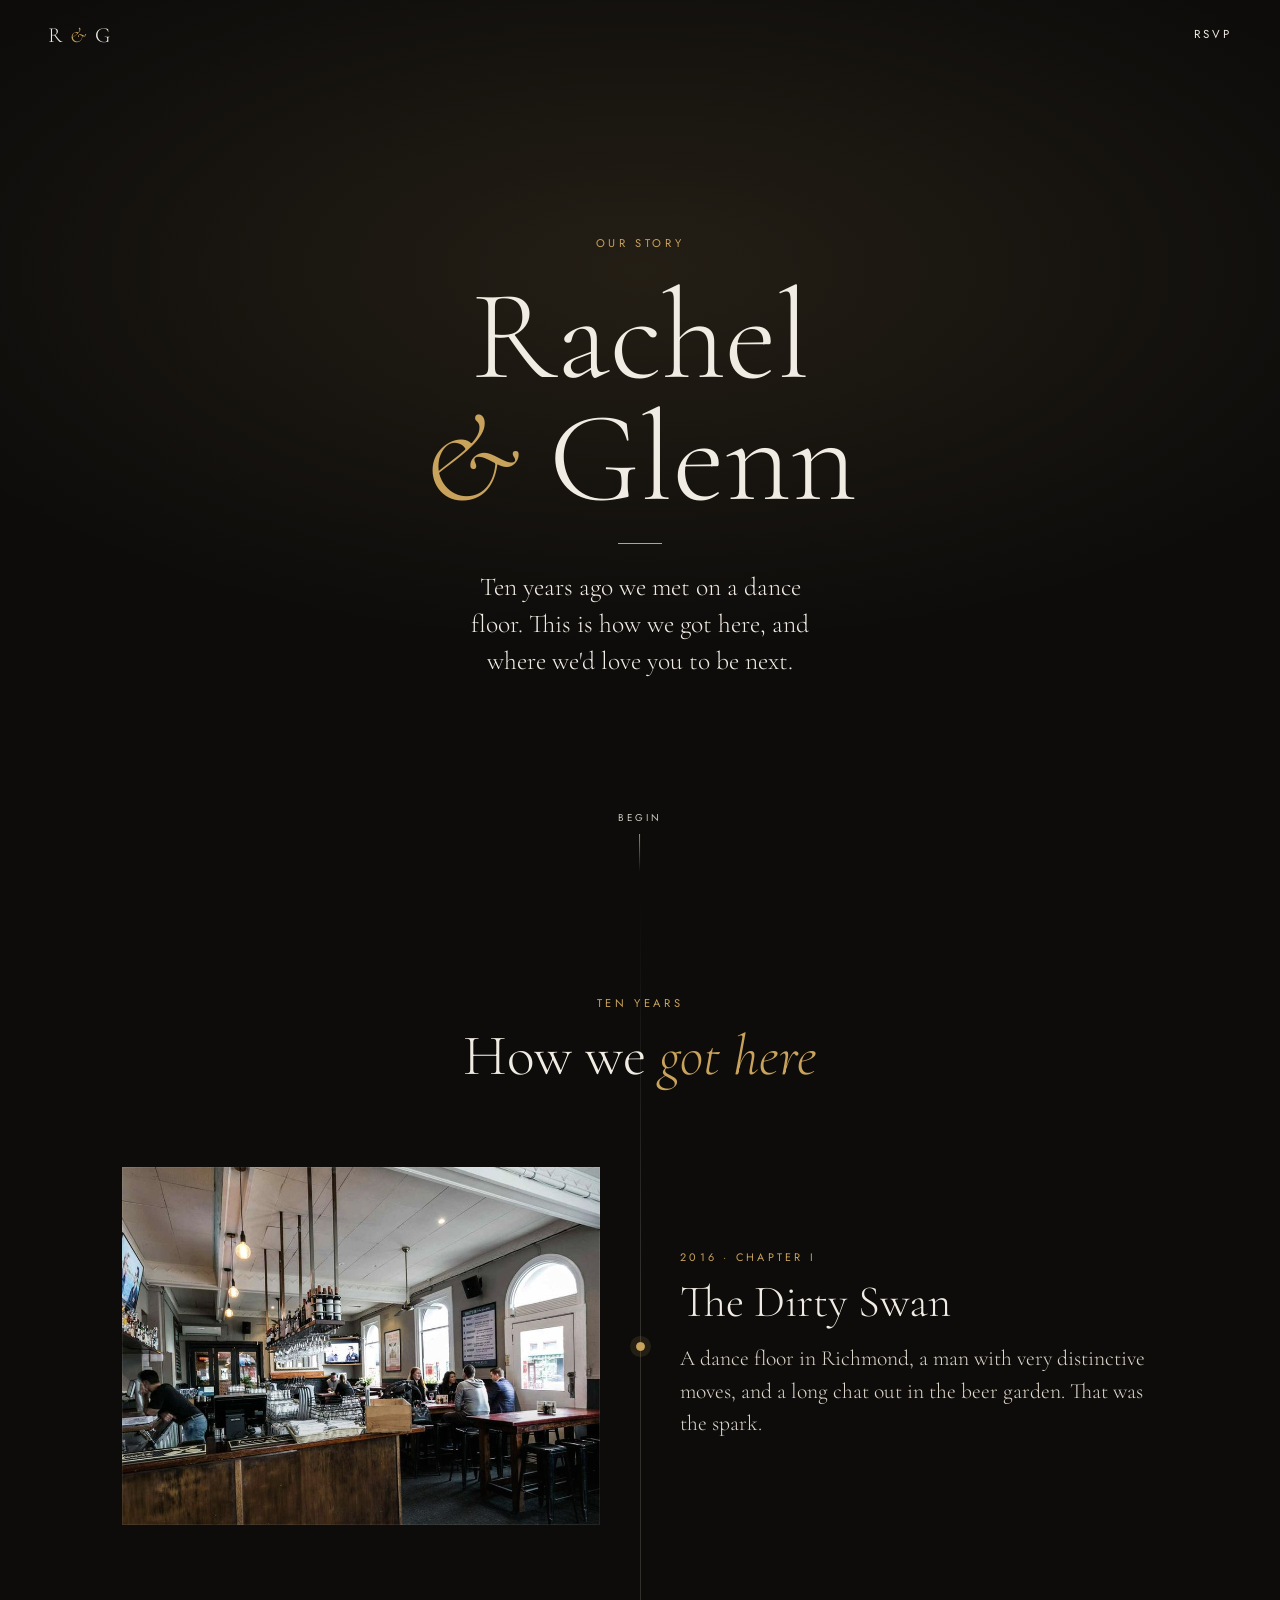
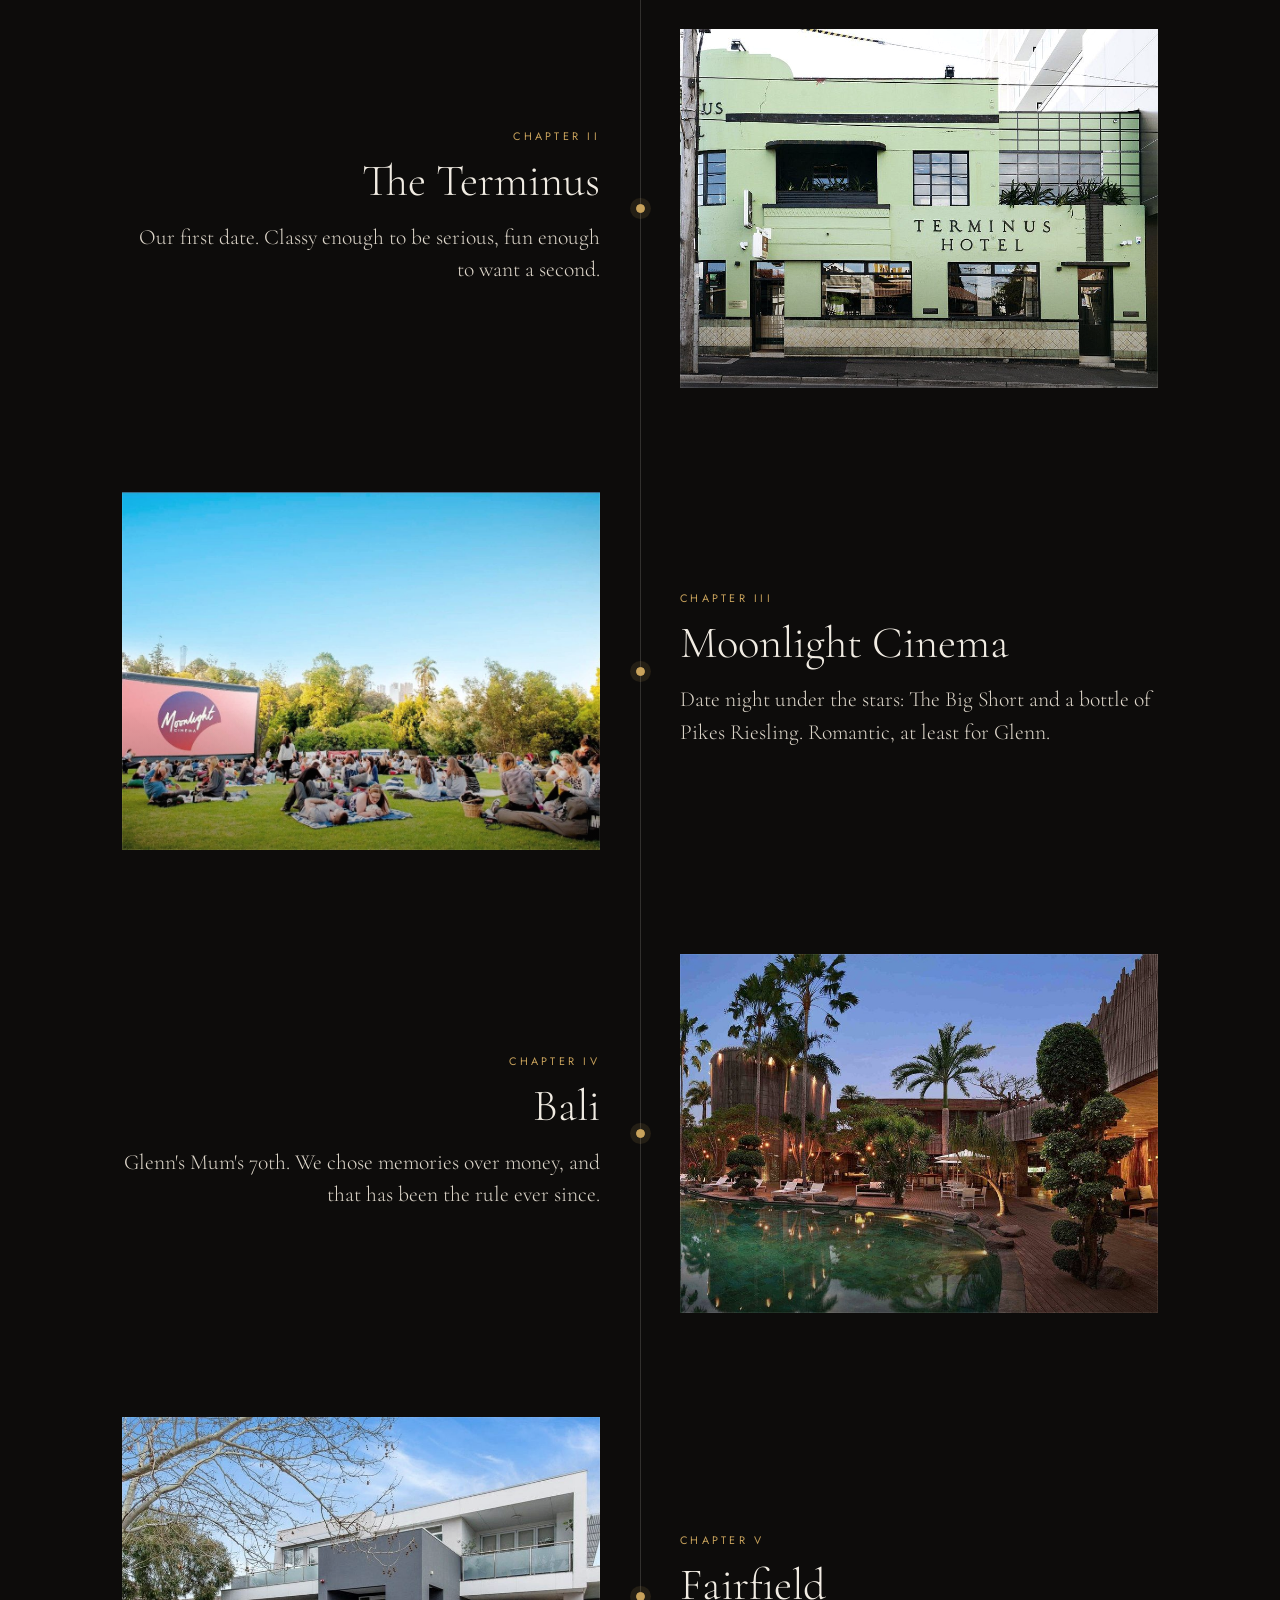
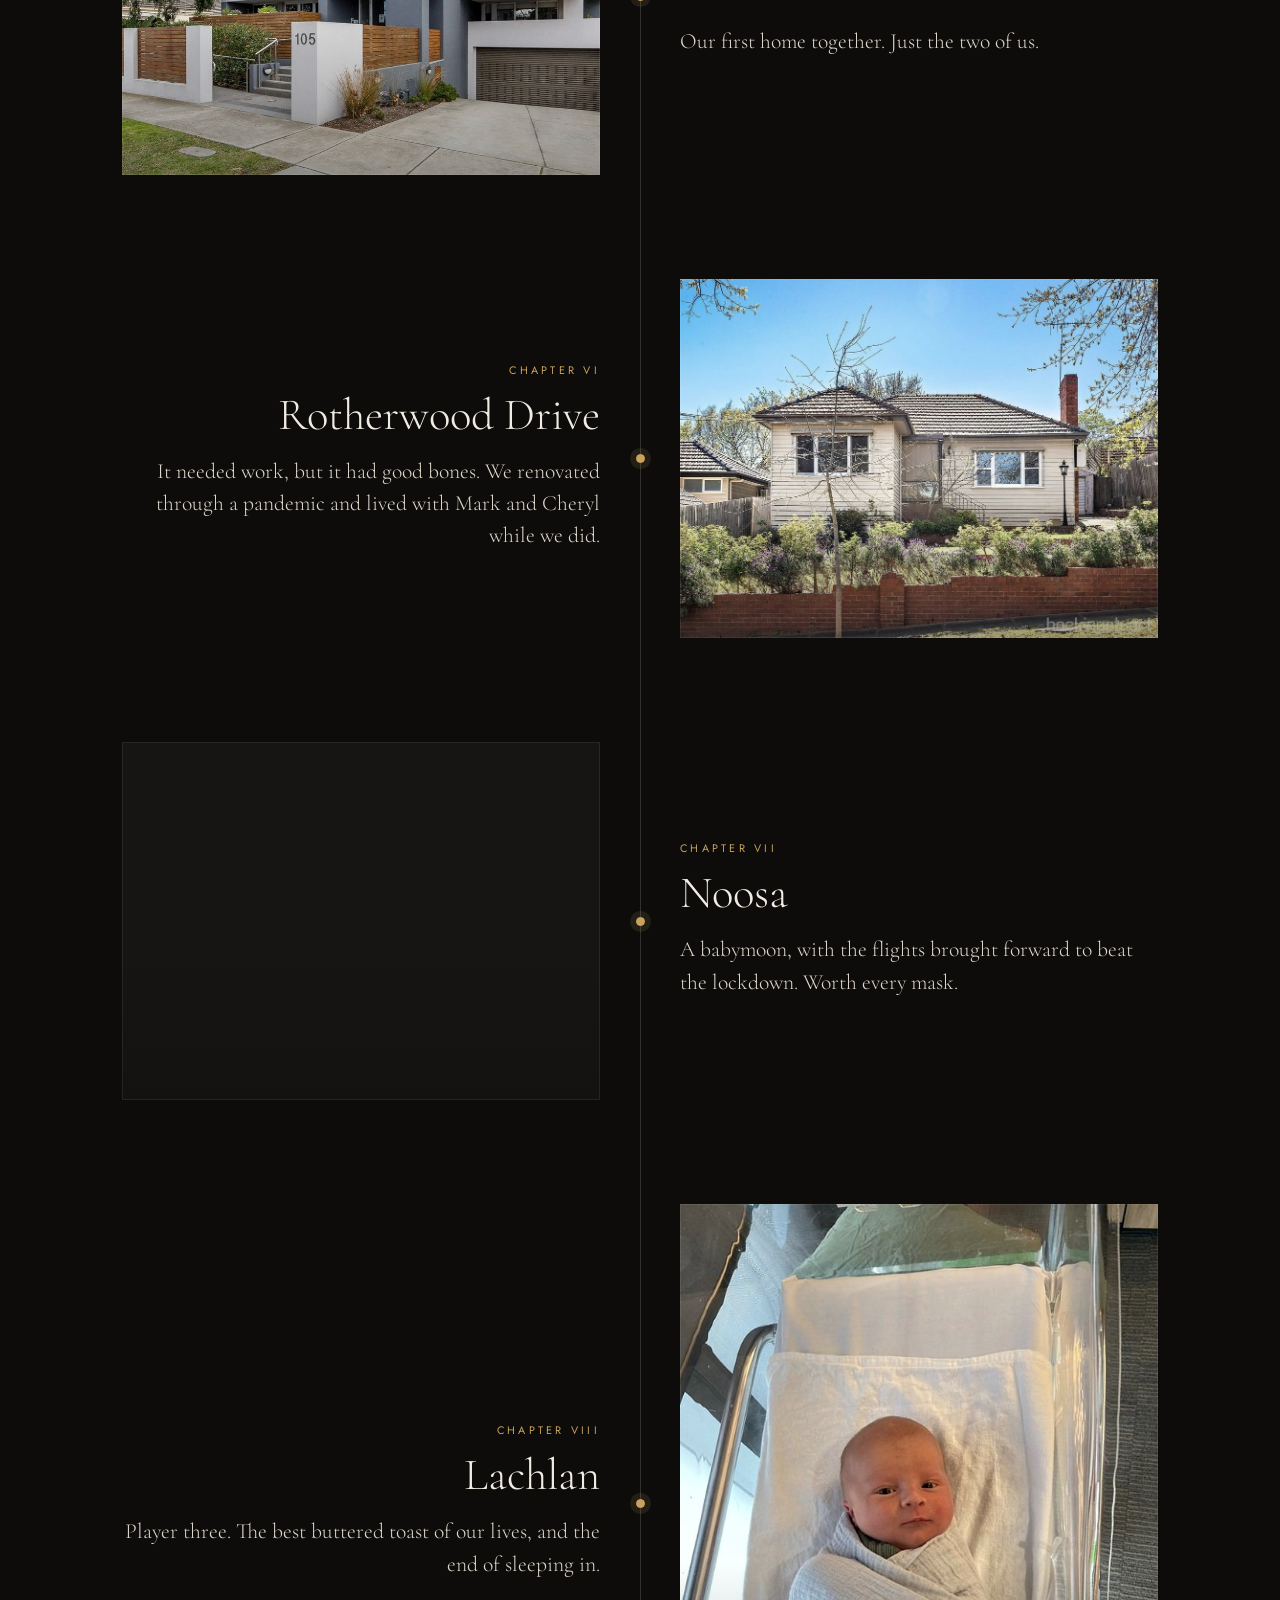
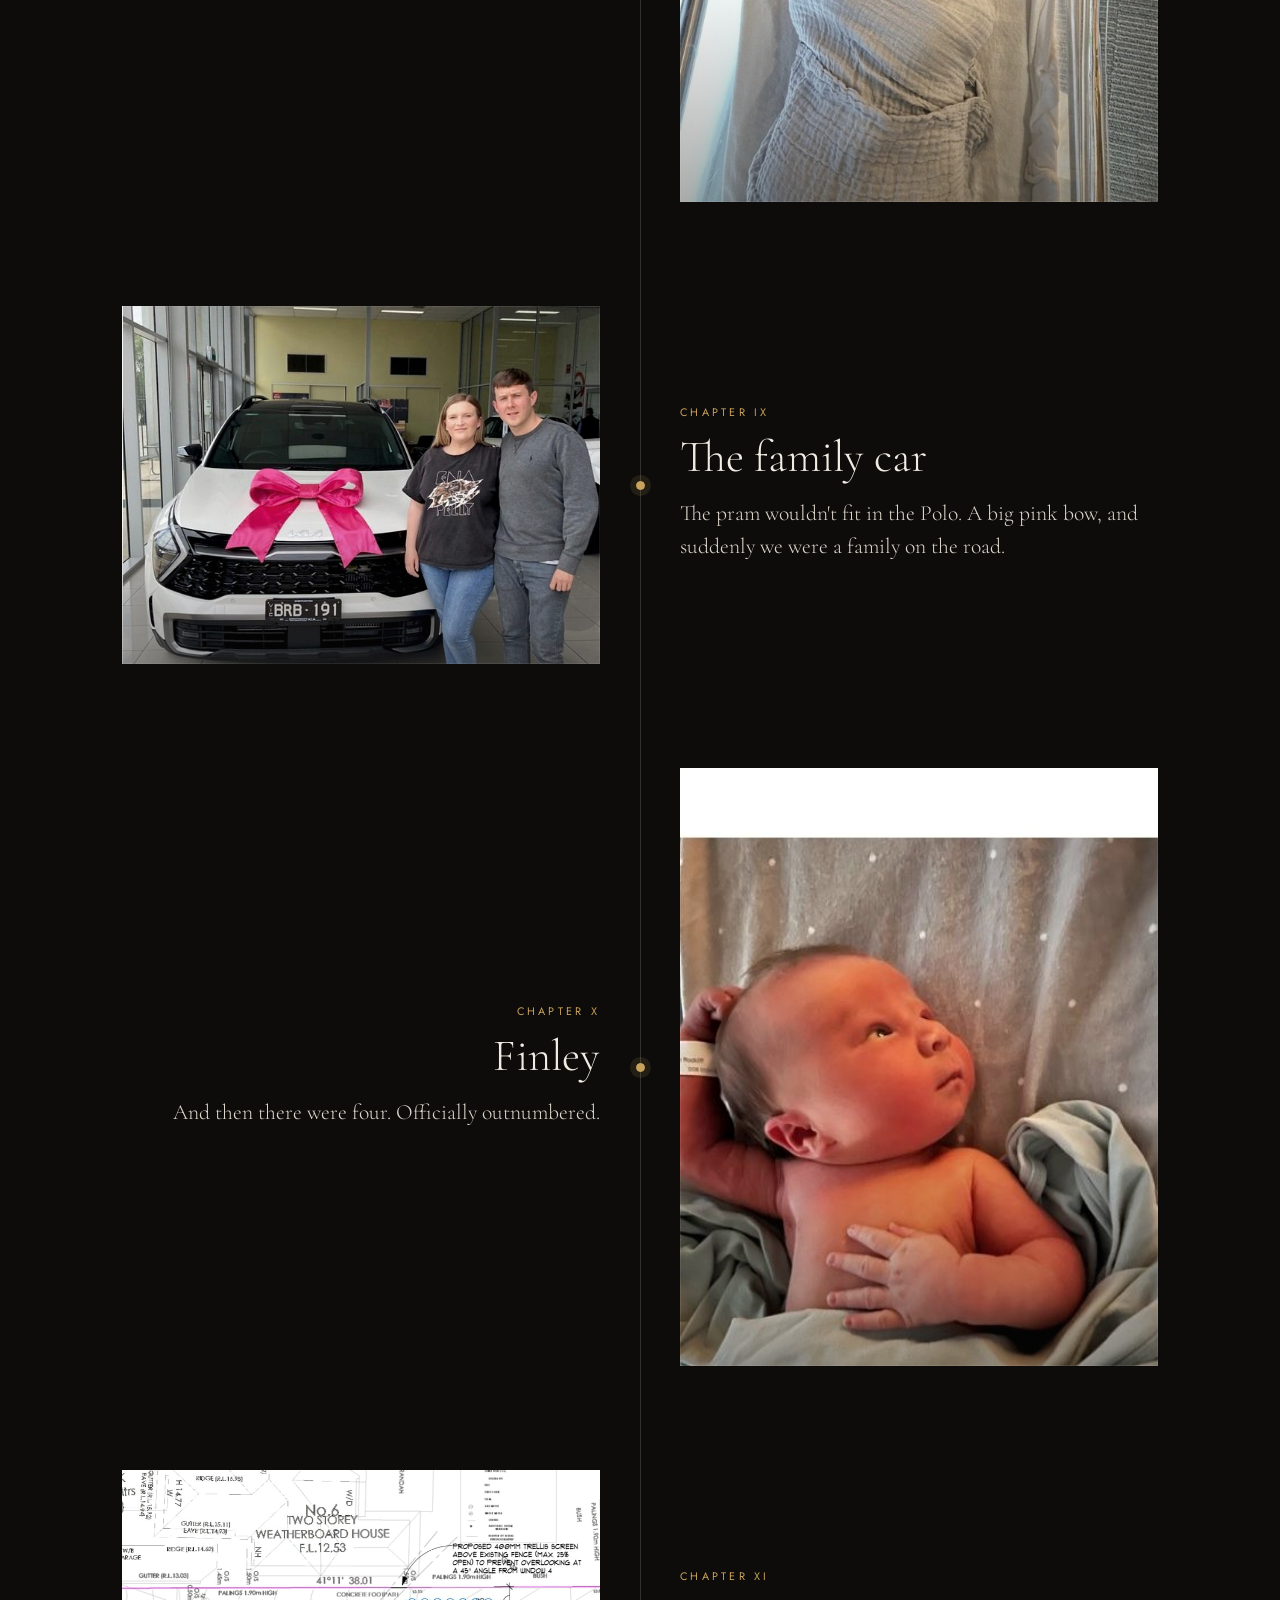
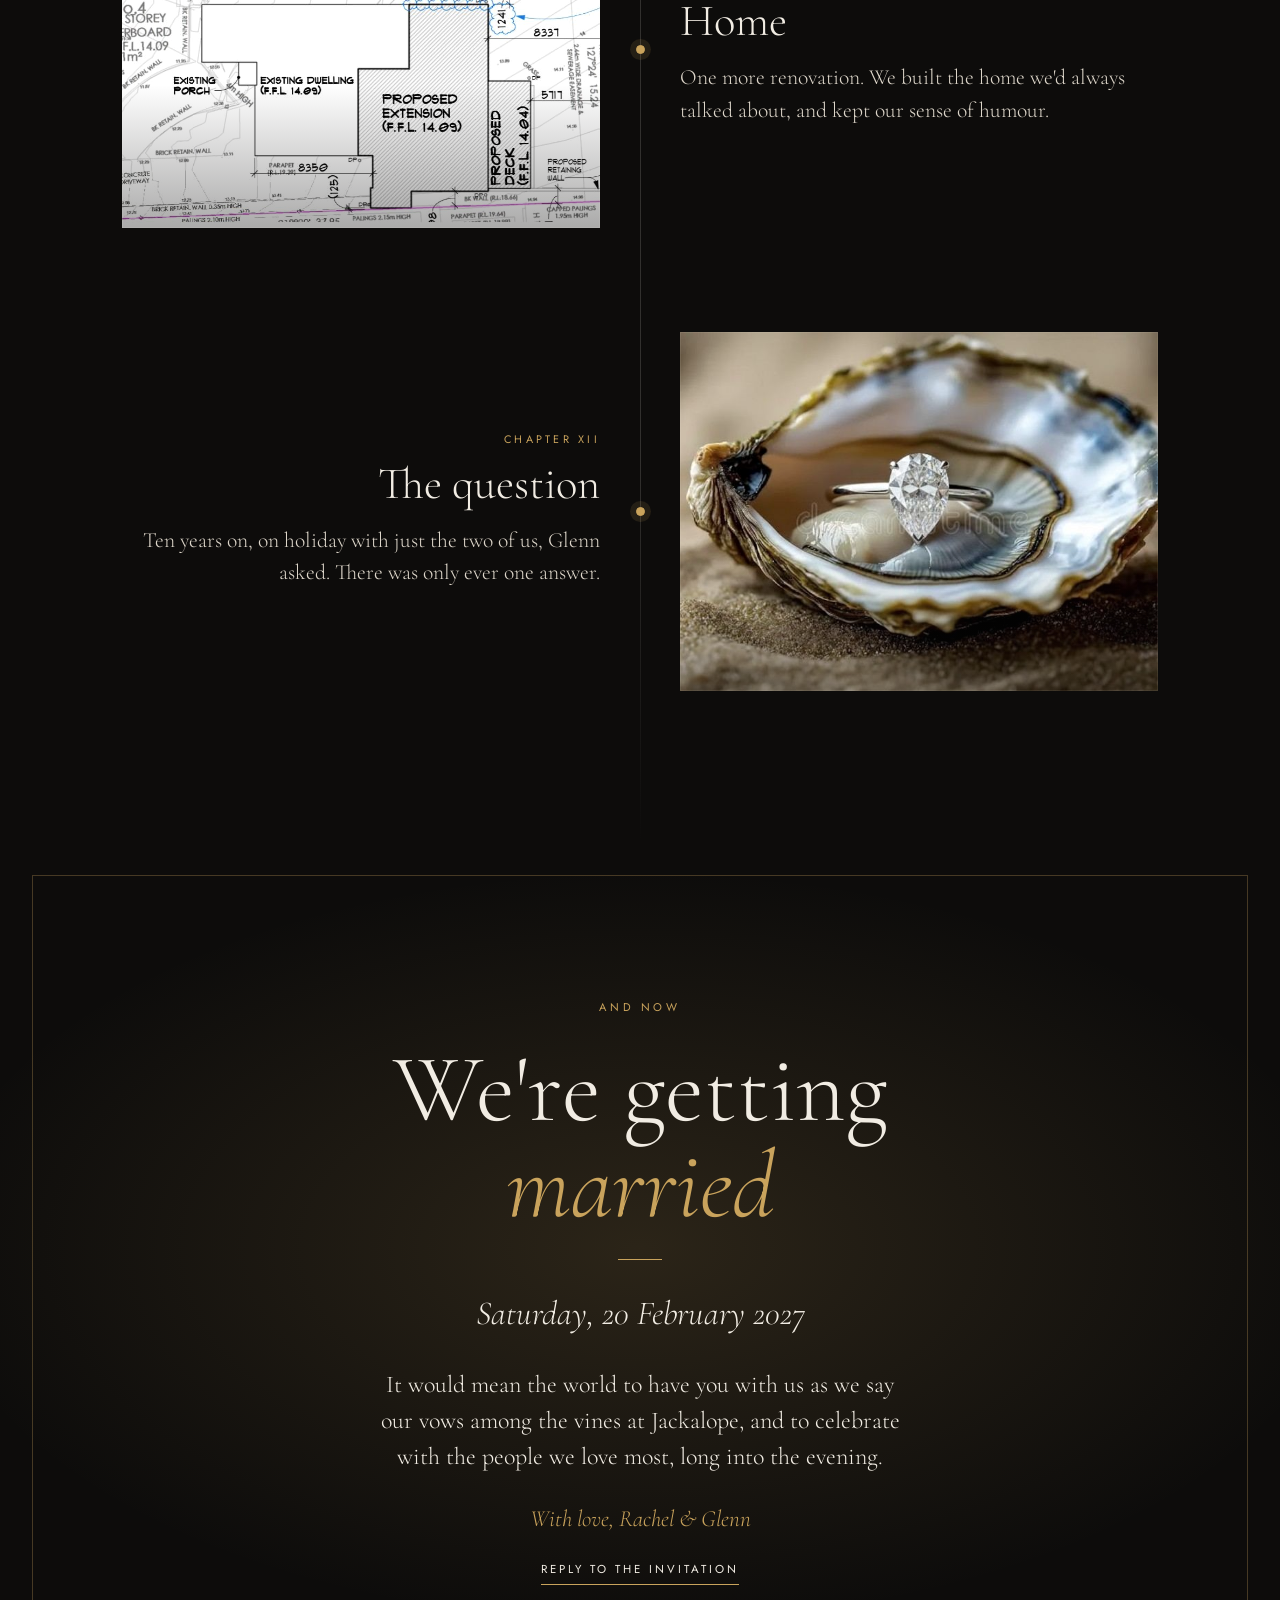
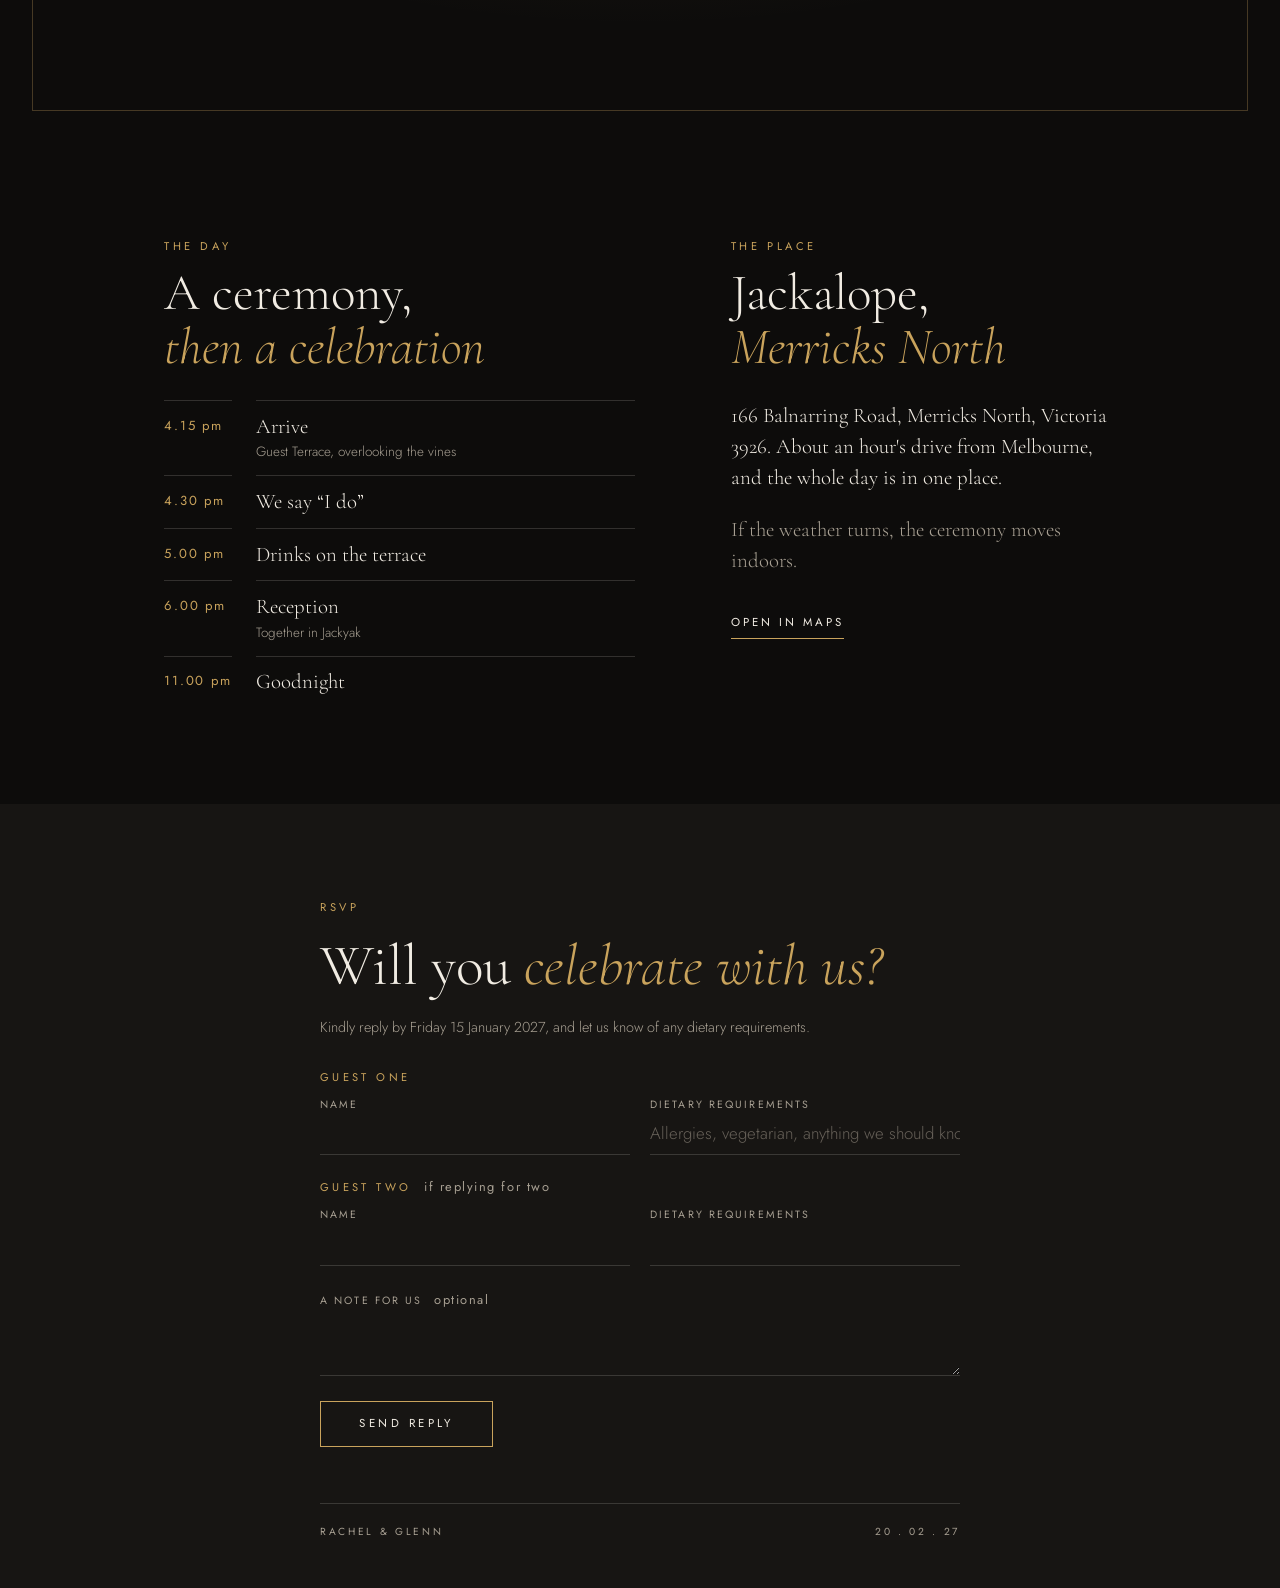
<file: d/index.html>
<!DOCTYPE html>
<html lang="en-AU">
<head>
<meta charset="utf-8">
<meta name="viewport" content="width=device-width, initial-scale=1">
<meta name="robots" content="noindex, nofollow">
<meta name="theme-color" content="#0d0c0b">
<title>Rachel &amp; Glenn | Our story</title>
<meta name="description" content="Ten years, told in pictures, and an invitation to the next chapter: Rachel and Glenn's wedding on Saturday 20 February 2027.">
<link rel="preconnect" href="https://fonts.googleapis.com">
<link rel="preconnect" href="https://fonts.gstatic.com" crossorigin>
<link href="https://fonts.googleapis.com/css2?family=Cormorant+Garamond:ital,wght@0,300;0,400;1,300;1,400&family=Jost:wght@300;400;500&display=swap" rel="stylesheet">
<style>
/* Version D: Our story. Rachel's black and brass, but the page is the ten years in their own
   photos, ending with the invitation. Normal scrolling (no snap) so the story can breathe. */
:root{
  --ink:#0d0c0b; --char:#171513; --ivory:#f1ece3; --mute:#a79f92; --brass:#c9a35c;
  --line:rgba(241,236,227,.16); --error:#e2a08c;
  --display:"Cormorant Garamond","Iowan Old Style","Palatino Linotype",Georgia,serif;
  --body:"Jost","Avenir Next","Helvetica Neue",Arial,sans-serif;
  --ease:cubic-bezier(.22,.61,.36,1);
  color-scheme:dark;
}
*,*::before,*::after{box-sizing:border-box}
html{scroll-behavior:smooth}
body{margin:0;background:var(--ink);color:var(--ivory);font:300 1rem/1.65 var(--body);-webkit-font-smoothing:antialiased;overflow-x:hidden}
img{display:block;max-width:100%}
a{color:inherit}
:focus-visible{outline:1px solid var(--brass);outline-offset:4px}
[hidden]{display:none!important}
h1,h2,h3{font-family:var(--display);font-weight:300;margin:0;text-wrap:balance}
p{margin:0}
em{font-style:italic;color:var(--brass)}
.eyebrow{font:400 .7rem/1.4 var(--body);letter-spacing:.32em;text-transform:uppercase;color:var(--brass)}
.rule{width:44px;height:1px;border:0;background:var(--brass);margin:0}
.link{font:400 .72rem/1 var(--body);letter-spacing:.26em;text-transform:uppercase;text-decoration:none;
  padding-bottom:.5rem;border-bottom:1px solid var(--brass);transition:color .3s}
.link:hover{color:var(--brass)}

/* ---------- Header ---------- */
.top{position:fixed;inset:0 0 auto;z-index:20;display:flex;justify-content:space-between;align-items:center;
  padding:1.1rem clamp(1.25rem,4vw,3rem);transition:background .5s var(--ease)}
.top.solid{background:rgba(13,12,11,.88);-webkit-backdrop-filter:blur(10px);backdrop-filter:blur(10px)}
.mark{font-family:var(--display);font-size:1.35rem;letter-spacing:.08em;text-decoration:none}
.mark em{font-style:italic}
.top .link{border-bottom-color:transparent;padding-bottom:0}
.top .link:hover{border-bottom-color:var(--brass)}

/* ---------- Opening ---------- */
.open{min-height:100vh;min-height:100svh;display:grid;place-items:center;text-align:center;padding:6rem 1.5rem 5rem;position:relative;
  background:radial-gradient(90% 60% at 50% 30%,rgba(201,163,92,.12),transparent 70%)}
.open-in{display:grid;gap:1.5rem;justify-items:center;max-width:40rem}
.dear{font-family:var(--display);font-style:italic;font-size:clamp(1.4rem,4vw,2rem);color:var(--brass)}
.open h1{font-size:clamp(3.1rem,12vw,8rem);line-height:.95}
.open .lede{font-family:var(--display);font-size:clamp(1.25rem,3vw,1.6rem);line-height:1.45;max-width:30ch}
.cue{position:absolute;left:50%;bottom:1.75rem;transform:translateX(-50%);display:grid;justify-items:center;gap:.7rem;
  font:400 .62rem/1 var(--body);letter-spacing:.3em;text-transform:uppercase;text-decoration:none;opacity:.85}
.cue::after{content:"";width:1px;height:38px;background:linear-gradient(var(--brass),transparent);animation:drop 2.4s var(--ease) infinite;transform-origin:top}
@keyframes drop{0%{transform:scaleY(0)}55%{transform:scaleY(1);opacity:1}100%{transform:scaleY(1);opacity:0}}

/* ---------- The story ---------- */
.story{position:relative;max-width:1100px;margin:0 auto;padding:4rem 1.25rem 2rem 3.25rem}
.story::before{content:"";position:absolute;top:0;bottom:0;left:1.5rem;width:1px;
  background:linear-gradient(transparent,var(--line) 6%,var(--line) 94%,transparent)}
.story-head{text-align:left;margin-bottom:3.5rem;display:grid;gap:.9rem}
.story-head h2{font-size:clamp(2.2rem,6vw,3.6rem);line-height:1.05}
.ch{position:relative;display:grid;gap:1.1rem;margin-bottom:4.5rem}
.ch::before{content:"";position:absolute;left:-1.75rem;top:.55rem;width:9px;height:9px;margin-left:-4px;border-radius:50%;
  background:var(--ink);border:1px solid var(--brass)}
.ch.on::before{background:var(--brass);box-shadow:0 0 0 6px rgba(201,163,92,.12)}
.ch figure{margin:0;position:relative;overflow:hidden;background:var(--char);aspect-ratio:4/3}
.ch figure img{width:100%;height:100%;object-fit:cover;filter:saturate(.85) contrast(1.02)}
.ch figure.tall{aspect-ratio:4/5}
.ch figure::after{content:"";position:absolute;inset:0;box-shadow:inset 0 0 0 1px rgba(241,236,227,.08);
  background:linear-gradient(180deg,transparent 60%,rgba(13,12,11,.35))}
.ch .num{font:400 .68rem/1 var(--body);letter-spacing:.3em;text-transform:uppercase;color:var(--brass)}
.ch h3{font-size:clamp(1.9rem,4.5vw,2.8rem);line-height:1.05}
.ch p.say{font-family:var(--display);font-size:clamp(1.15rem,2.4vw,1.35rem);line-height:1.5;color:#ddd6ca;max-width:32rem}
.js .ch .reveal{opacity:0;transform:translateY(24px);transition:opacity 1s var(--ease),transform 1s var(--ease)}
.js .ch .reveal.late{transition-delay:.15s}
.js .ch.on .reveal{opacity:1;transform:none}
.js .ch.on figure img{transform:none}
.ch figure img{transform:scale(1.06);transition:transform 2.2s var(--ease)}

@media (min-width:860px){
  .story{padding:6rem 2rem 3rem}
  .story::before{left:50%}
  .story-head{text-align:center;justify-items:center;margin-bottom:5rem}
  .ch{grid-template-columns:1fr 1fr;gap:0 5rem;align-items:center;margin-bottom:6.5rem}
  .ch::before{left:50%;top:50%;margin:-4px 0 0 -4px}
  .ch figure{grid-column:1}
  .ch .words{grid-column:2;display:grid;gap:1rem}
  .ch:nth-of-type(even) figure{grid-column:2;grid-row:1}
  .ch:nth-of-type(even) .words{grid-column:1;grid-row:1;text-align:right;justify-items:end}
}
@media (max-width:859px){.ch .words{display:grid;gap:.75rem}}

/* ---------- And now ---------- */
.now{min-height:100vh;min-height:100svh;display:grid;place-items:center;text-align:center;padding:7rem 1.5rem;position:relative;
  background:radial-gradient(80% 60% at 50% 45%,rgba(201,163,92,.16),transparent 70%),var(--ink)}
.now::before{content:"";position:absolute;inset:clamp(1rem,3vw,2rem);border:1px solid rgba(201,163,92,.3);pointer-events:none}
.now-in{display:grid;gap:1.6rem;justify-items:center;max-width:44rem}
.now h2{font-size:clamp(2.8rem,8.5vw,6rem);line-height:1}
.now h2 em{display:block}
.now .date{font-family:var(--display);font-style:italic;font-size:clamp(1.4rem,3.6vw,2.1rem)}
.now .letter{font-family:var(--display);font-size:clamp(1.2rem,2.6vw,1.5rem);line-height:1.5;max-width:34rem}
.now .sign{font-family:var(--display);font-style:italic;font-size:1.45rem;color:var(--brass)}

/* ---------- Details ---------- */
.details{max-width:1000px;margin:0 auto;padding:6rem 1.5rem;display:grid;gap:4rem}
.details h2{font-size:clamp(2.1rem,5vw,3.2rem);line-height:1.05;margin:.8rem 0 1.6rem}
.sheet{margin:0;display:grid;grid-template-columns:auto 1fr;column-gap:1.5rem}
.sheet > div{display:contents}
.sheet dt,.sheet dd{margin:0;padding:.8rem 0;border-top:1px solid var(--line)}
.sheet dt{font:400 .82rem/1.9 var(--body);letter-spacing:.14em;color:var(--brass);white-space:nowrap}
.sheet dd{font-family:var(--display);font-size:1.3rem;line-height:1.25}
.sheet dd span{display:block;font:300 .84rem/1.5 var(--body);color:var(--mute);margin-top:.15rem}
.place p:not(.eyebrow){font-family:var(--display);font-size:1.3rem;line-height:1.5;margin-bottom:1.25rem;max-width:28rem}
.place .fine{font:300 .9rem/1.6 var(--body);color:var(--mute)}
@media (min-width:860px){.details{grid-template-columns:1.1fr .9fr;gap:6rem}}

/* ---------- RSVP ---------- */
.rsvp{background:var(--char);padding:6rem 1.5rem 3rem}
.rsvp-in{max-width:40rem;margin:0 auto;display:grid;gap:1.25rem}
.rsvp h2{font-size:clamp(2.3rem,5.2vw,3.6rem);line-height:1.05}
.rsvp .fine{font-size:.9rem;color:var(--mute)}
.rsvp-form{display:grid;gap:1.6rem;margin-top:.75rem}
.rsvp-guest{border:0;margin:0;padding:0;display:grid;grid-template-columns:1fr 1fr;gap:1rem 1.25rem;min-width:0}
.rsvp-guest legend{padding:0;margin-bottom:.9rem;font:400 .7rem/1 var(--body);letter-spacing:.3em;text-transform:uppercase;color:var(--brass)}
.rsvp-guest legend span,.rsvp-note label span{color:var(--mute);letter-spacing:.12em;text-transform:none;font-size:.8rem;margin-left:.4rem}
.rsvp-field{display:grid;gap:.15rem;min-width:0}
.rsvp-field label{font:400 .66rem/1.4 var(--body);letter-spacing:.2em;text-transform:uppercase;color:var(--mute)}
.rsvp-form input,.rsvp-form textarea{width:100%;background:transparent;border:0;border-bottom:1px solid var(--line);border-radius:0;
  color:var(--ivory);font:300 1.05rem/1.4 var(--body);padding:.45rem 0 .55rem;resize:vertical}
.rsvp-form input::placeholder{color:rgba(167,159,146,.55)}
.rsvp-form input:focus,.rsvp-form textarea:focus{outline:0;border-bottom-color:var(--brass)}
.rsvp-form [aria-invalid="true"]{border-bottom-color:var(--error)}
.rsvp-hint{font-size:.88rem;color:var(--mute);margin-top:-.6rem}
.rsvp-hp{position:absolute;left:-9999px;width:1px;height:1px;opacity:0}
.rsvp-actions{display:flex;flex-wrap:wrap;align-items:center;gap:1rem 1.5rem}
.rsvp-send{background:transparent;color:var(--ivory);border:1px solid var(--brass);padding:1rem 2.4rem;cursor:pointer;
  font:400 .72rem/1 var(--body);letter-spacing:.3em;text-transform:uppercase;transition:background .4s var(--ease),color .4s var(--ease)}
.rsvp-send:hover,.rsvp-send:focus-visible{background:var(--brass);color:var(--ink)}
.rsvp-send[disabled]{opacity:.5;cursor:wait}
.rsvp-status{font-size:.9rem;min-height:1.5em;flex:1 1 14rem}
.rsvp-status.bad{color:var(--error)}
.rsvp-thanks{display:grid;gap:1rem;padding:1rem 0}
.rsvp-thanks p:first-child{font-family:var(--display);font-size:1.5rem;line-height:1.35}
.rsvp-small{font-size:.86rem;color:var(--mute)}
@media (max-width:520px){.rsvp-guest{grid-template-columns:1fr}}
.foot{max-width:40rem;margin:3.5rem auto 0;padding-top:1.25rem;border-top:1px solid var(--line);display:flex;justify-content:space-between;
  font:400 .64rem/1.6 var(--body);letter-spacing:.26em;text-transform:uppercase;color:var(--mute)}

@media (prefers-reduced-motion:reduce){
  html{scroll-behavior:auto}
  *,*::before,*::after{animation:none!important;transition-duration:.01ms!important;transition-delay:0s!important}
  .ch figure img{transform:none}
}
</style>
</head>
<body>

<header class="top" id="top">
  <a class="mark" href="#opening">R <em>&amp;</em> G</a>
  <a class="link" href="#rsvp">RSVP</a>
</header>

<main>
  <section class="open" id="opening">
    <div class="open-in">
      <p class="dear" id="dear" hidden></p>
      <p class="eyebrow">Our story</p>
      <h1>Rachel <em>&amp;</em> Glenn</h1>
      <hr class="rule">
      <p class="lede">Ten years ago we met on a dance floor. This is how we got here, and where we'd love you to be next.</p>
    </div>
    <a class="cue" href="#story">Begin</a>
  </section>

  <section class="story" id="story" aria-label="Our story, in twelve chapters">
    <!-- Chapters are built from CHAPTERS in the script below. -->
  </section>

  <section class="now" id="now">
    <div class="now-in">
      <p class="eyebrow">And now</p>
      <h2>We're getting <em>married</em></h2>
      <hr class="rule">
      <p class="date">Saturday, 20 February 2027</p>
      <p class="letter"><span id="now-name">It</span> would mean the world to have you with us as we say our vows among the vines at Jackalope, and to celebrate with the people we love most, long into the evening.</p>
      <p class="sign">With love, Rachel &amp; Glenn</p>
      <a class="link" href="#rsvp">Reply to the invitation</a>
    </div>
  </section>

  <section class="details" id="details" aria-label="The day and the place">
    <div>
      <p class="eyebrow">The day</p>
      <h2>A ceremony, <em>then a celebration</em></h2>
      <dl class="sheet">
        <div><dt>4.15 pm</dt><dd>Arrive<span>Guest Terrace, overlooking the vines</span></dd></div>
        <div><dt>4.30 pm</dt><dd>We say “I do”</dd></div>
        <div><dt>5.00 pm</dt><dd>Drinks on the terrace</dd></div>
        <div><dt>6.00 pm</dt><dd>Reception<span>Together in Jackyak</span></dd></div>
        <div><dt>11.00 pm</dt><dd>Goodnight</dd></div>
      </dl>
    </div>
    <div class="place">
      <p class="eyebrow">The place</p>
      <h2>Jackalope, <em>Merricks North</em></h2>
      <p>166 Balnarring Road, Merricks North, Victoria 3926. About an hour's drive from Melbourne, and the whole day is in one place.</p>
      <p class="fine">If the weather turns, the ceremony moves indoors.</p>
      <p style="margin-top:1.75rem"><a class="link" href="https://www.google.com/maps/search/?api=1&query=Jackalope+Hotel+166+Balnarring+Road+Merricks+North+VIC" target="_blank" rel="noopener">Open in Maps</a></p>
    </div>
  </section>

  <section class="rsvp" id="rsvp">
    <div class="rsvp-in">
      <p class="eyebrow">RSVP</p>
      <h2>Will you <em>celebrate with us?</em></h2>
      <p class="fine">Kindly reply by <span id="rsvp-by"></span>, and let us know of any dietary requirements.</p>
      <div id="rsvp-box"></div>
    </div>
    <div class="foot"><span>Rachel &amp; Glenn</span><span>20 . 02 . 27</span></div>
  </section>
</main>

<script src="../shared/invite.js"></script>
<script>
/* =====================================================================
   THE CHAPTERS: edit the words here. Photos live in d/photos/.
   tall: true for portrait photos.
   ===================================================================== */
const CHAPTERS = [
  { img: "dirty_swan", title: "The Dirty Swan", when: "2016",
    say: "A dance floor in Richmond, a man with very distinctive moves, and a long chat out in the beer garden. That was the spark." },
  { img: "terminus", title: "The Terminus",
    say: "Our first date. Classy enough to be serious, fun enough to want a second." },
  { img: "moonlight", title: "Moonlight Cinema",
    say: "Date night under the stars: The Big Short and a bottle of Pikes Riesling. Romantic, at least for Glenn." },
  { img: "bali", title: "Bali",
    say: "Glenn's Mum's 70th. We chose memories over money, and that has been the rule ever since." },
  { img: "grangeroad", title: "Fairfield",
    say: "Our first home together. Just the two of us." },
  { img: "rotherwood", title: "Rotherwood Drive",
    say: "It needed work, but it had good bones. We renovated through a pandemic and lived with Mark and Cheryl while we did." },
  { img: "noosa_plan", title: "Noosa",
    say: "A babymoon, with the flights brought forward to beat the lockdown. Worth every mask." },
  { img: "lachlan", title: "Lachlan", tall: true,
    say: "Player three. The best buttered toast of our lives, and the end of sleeping in." },
  { img: "kia", title: "The family car",
    say: "The pram wouldn't fit in the Polo. A big pink bow, and suddenly we were a family on the road." },
  { img: "finley", title: "Finley", tall: true,
    say: "And then there were four. Officially outnumbered." },
  { img: "floor_plans", title: "Home",
    say: "One more renovation. We built the home we'd always talked about, and kept our sense of humour." },
  { img: "proposal", title: "The question",
    say: "Ten years on, on holiday with just the two of us, Glenn asked. There was only ever one answer." },
];

const ROMAN = ["I","II","III","IV","V","VI","VII","VIII","IX","X","XI","XII","XIII","XIV","XV"];
const $ = s => document.querySelector(s);
document.documentElement.classList.add("js");

/* Build the chapters */
const story = $("#story");
story.innerHTML = `<div class="story-head"><p class="eyebrow">Ten years</p><h2>How we <em>got here</em></h2></div>` +
  CHAPTERS.map((c, i) => `
    <article class="ch">
      <figure class="reveal ${c.tall ? "tall" : ""}"><img src="photos/${c.img}.jpg" alt="" loading="lazy" decoding="async" onerror="this.parentNode.style.display='none'"></figure>
      <div class="words">
        <p class="num reveal">${c.when ? c.when + " · " : ""}Chapter ${ROMAN[i] || i + 1}</p>
        <h3 class="reveal">${c.title}</h3>
        <p class="say reveal late">${c.say}</p>
      </div>
    </article>`).join("");

/* Reveal chapters as they scroll in */
const chapters = [...document.querySelectorAll(".ch")];
if ("IntersectionObserver" in window) {
  const io = new IntersectionObserver(es => es.forEach(e => { if (e.isIntersecting) { e.target.classList.add("on"); io.unobserve(e.target); } }),
    { rootMargin: "0px 0px -18% 0px" });
  chapters.forEach(c => io.observe(c));
} else chapters.forEach(c => c.classList.add("on"));

/* Header gets a background once you leave the opening */
const header = $("#top");
addEventListener("scroll", () => header.classList.toggle("solid", scrollY > innerHeight * .6), { passive: true });

/* Personal greeting */
const guest = Invite.readGuest();
if (guest) {
  $("#dear").textContent = "Dear " + guest.greeting + ",";
  $("#dear").hidden = false;
  $("#now-name").textContent = guest.greeting + ", it";
  document.title = "For " + guest.greeting + " | Rachel & Glenn";
}
$("#rsvp-by").textContent = Invite.CONFIG.rsvpBy;
Invite.mountRSVP($("#rsvp-box"), { version: "D: Our story", guest });
</script>
</body>
</html>
</file>
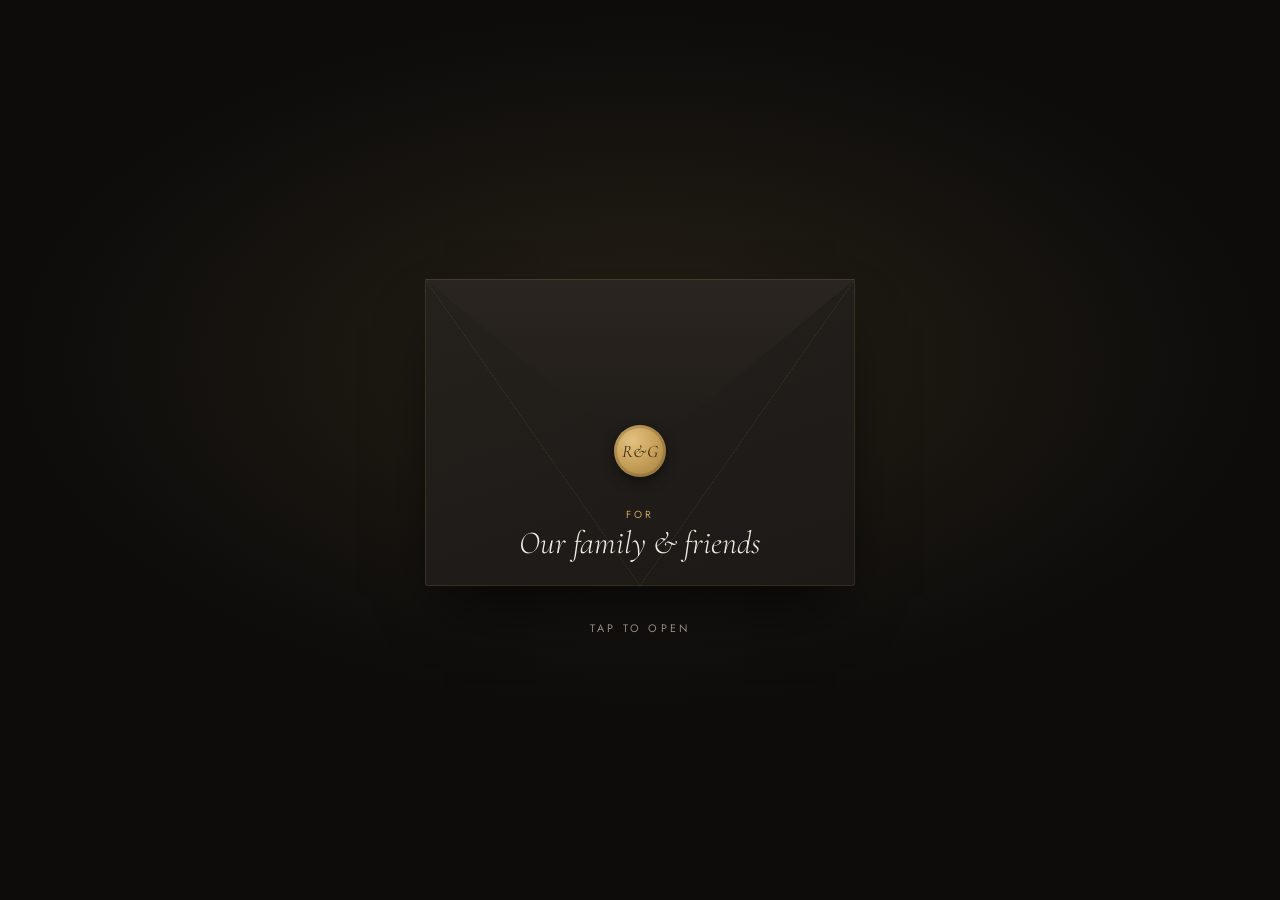
<file: e/index.html>
<!DOCTYPE html>
<html lang="en-AU">
<head>
<meta charset="utf-8">
<meta name="viewport" content="width=device-width, initial-scale=1, viewport-fit=cover">
<meta name="robots" content="noindex, nofollow">
<meta name="theme-color" content="#0d0c0b">
<title>Rachel &amp; Glenn | You're invited</title>
<meta name="description" content="Rachel and Glenn invite you to celebrate their marriage on Saturday 20 February 2027 at Jackalope.">
<link rel="preconnect" href="https://fonts.googleapis.com">
<link rel="preconnect" href="https://fonts.gstatic.com" crossorigin>
<link href="https://fonts.googleapis.com/css2?family=Cormorant+Garamond:ital,wght@0,300;0,400;0,500;1,300;1,400&family=Jost:wght@300;400;500&display=swap" rel="stylesheet">
<style>
/* Version E: The card. One screen, like the real thing: a black envelope with a brass seal,
   an ivory card inside, details on the back, reply on a slip. Big, high-contrast type. */
:root{
  --ink:#0d0c0b; --char:#171513; --env:#1c1916; --env-hi:#25211d; --ivory:#f1ece3; --paper:#f4efe6; --paper-ink:#1f1b17;
  --mute:#a79f92; --paper-mute:#6f675c; --brass:#c9a35c; --brass-dk:#9c7a3c; --line:rgba(241,236,227,.16); --error:#e2a08c;
  --display:"Cormorant Garamond","Iowan Old Style","Palatino Linotype",Georgia,serif;
  --body:"Jost","Avenir Next","Helvetica Neue",Arial,sans-serif;
  --ease:cubic-bezier(.22,.61,.36,1);
  --w:min(88vw,430px);
  color-scheme:dark;
}
*,*::before,*::after{box-sizing:border-box}
html,body{margin:0;min-height:100%}
body{background:radial-gradient(70% 55% at 50% 40%,rgba(201,163,92,.13),transparent 70%),var(--ink);color:var(--ivory);
  font:300 1rem/1.6 var(--body);-webkit-font-smoothing:antialiased;overflow-x:hidden}
a{color:inherit}
button{font:inherit;color:inherit;cursor:pointer}
:focus-visible{outline:1px solid var(--brass);outline-offset:4px}
[hidden]{display:none!important}

.stage{min-height:100vh;min-height:100svh;display:grid;place-items:center;padding:4.5rem 16px 3rem}
.scene{width:var(--w);display:grid;justify-items:center;gap:2rem}

/* ---------- Envelope ---------- */
.envelope{position:relative;width:var(--w);aspect-ratio:7/5;perspective:1200px;border:0;padding:0;background:none;
  transition:transform .8s var(--ease),opacity .8s var(--ease)}
.envelope .back{position:absolute;inset:0;background:linear-gradient(160deg,var(--env-hi),var(--env));border-radius:3px;
  box-shadow:0 30px 60px -20px rgba(0,0,0,.8),inset 0 0 0 1px rgba(201,163,92,.14)}
.envelope .front{position:absolute;inset:0;border-radius:3px;overflow:hidden;
  background:
    linear-gradient(to top right,transparent calc(50% - .5px),rgba(201,163,92,.14) 50%,transparent calc(50% + .5px)) left bottom/50% 100% no-repeat,
    linear-gradient(to top left,transparent calc(50% - .5px),rgba(201,163,92,.14) 50%,transparent calc(50% + .5px)) right bottom/50% 100% no-repeat}
.envelope .flap{position:absolute;inset:0 0 auto;height:58%;transform-origin:top;transform-style:preserve-3d;
  transition:transform .9s var(--ease) .15s;z-index:3}
.envelope .flap::before{content:"";position:absolute;inset:0;background:linear-gradient(180deg,#2a2520,#1f1b18);
  clip-path:polygon(0 0,100% 0,50% 100%);box-shadow:inset 0 0 0 1px rgba(201,163,92,.2)}
.seal{position:absolute;left:50%;top:56%;width:52px;height:52px;margin:-26px 0 0 -26px;border-radius:50%;z-index:4;display:grid;place-items:center;
  background:radial-gradient(circle at 35% 30%,#e2c17f,var(--brass) 45%,var(--brass-dk));color:#3b2c12;
  font:italic 400 1.1rem/1 var(--display);letter-spacing:.02em;box-shadow:0 4px 12px rgba(0,0,0,.5),inset 0 0 0 3px rgba(59,44,18,.2);
  transition:transform .5s var(--ease),opacity .4s var(--ease)}
.to{position:absolute;left:0;right:0;bottom:8%;text-align:center;z-index:2;display:grid;gap:.3rem;padding:0 1rem}
.to small{font:400 .64rem/1 var(--body);letter-spacing:.32em;text-transform:uppercase;color:var(--brass)}
.to span{font:italic 300 clamp(1.5rem,6vw,2rem)/1.15 var(--display);color:var(--ivory)}
.hint{font:400 .68rem/1 var(--body);letter-spacing:.3em;text-transform:uppercase;color:var(--mute);animation:pulse 2.6s var(--ease) infinite}
@keyframes pulse{50%{opacity:.45}}
.envelope:hover .seal{transform:scale(1.06)}
.opening .envelope .flap{transform:rotateX(180deg)}
.opening .envelope .seal{opacity:0;transform:scale(.6)}
.envelope-wrap{display:grid;justify-items:center;gap:1.6rem}
.opened .envelope-wrap{display:none}

/* ---------- Card ---------- */
.card-wrap{width:var(--w);perspective:1600px;display:none}
.opened .card-wrap{display:block;animation:rise 1s var(--ease) both}
@keyframes rise{from{opacity:0;transform:translateY(60px) scale(.94)}to{opacity:1;transform:none}}
.card{display:grid;transform-style:preserve-3d;transition:transform 1s var(--ease)}
.card.flipped{transform:rotateY(180deg)}
.face{grid-area:1/1;backface-visibility:hidden;-webkit-backface-visibility:hidden;background:var(--paper);color:var(--paper-ink);
  border-radius:2px;padding:clamp(2.2rem,8vw,3rem) clamp(1.4rem,6vw,2.4rem);min-height:calc(var(--w) * 1.36);
  box-shadow:0 40px 80px -30px rgba(0,0,0,.85),0 0 0 1px rgba(0,0,0,.05);position:relative;
  display:flex;flex-direction:column;align-items:center;justify-content:center;text-align:center;gap:1.1rem}
.face::before{content:"";position:absolute;inset:12px;border:1px solid rgba(156,122,60,.45);pointer-events:none}
.face::after{content:"";position:absolute;inset:17px;border:1px solid rgba(156,122,60,.18);pointer-events:none}
.face.back{transform:rotateY(180deg);justify-content:flex-start;text-align:left;align-items:stretch;gap:.9rem}
.kick{font:500 .66rem/1.5 var(--body);letter-spacing:.3em;text-transform:uppercase;color:var(--brass-dk)}
.names{font:300 clamp(2.6rem,11vw,3.6rem)/1 var(--display);margin:.2rem 0}
.names em{display:block;font-style:italic;color:var(--brass-dk);font-size:.55em;padding:.2em 0}
.invite{font:italic 400 clamp(1.25rem,4.8vw,1.5rem)/1.35 var(--display);max-width:16em}
.rule{width:40px;height:1px;border:0;background:var(--brass-dk);margin:.2rem 0}
.when{font:400 clamp(1.15rem,4.4vw,1.35rem)/1.4 var(--display)}
.when b{display:block;font:500 .72rem/2 var(--body);letter-spacing:.24em;text-transform:uppercase;color:var(--paper-mute)}
.where{font:500 .72rem/1.9 var(--body);letter-spacing:.24em;text-transform:uppercase}
.where span{display:block;color:var(--paper-mute);font-weight:400}
.back h2{font:400 1.7rem/1.1 var(--display);margin:0 0 .2rem}
.back h2 em{font-style:italic;color:var(--brass-dk)}
.sheet{margin:0;display:grid;grid-template-columns:auto 1fr;column-gap:1rem}
.sheet > div{display:contents}
.sheet dt,.sheet dd{margin:0;padding:.55rem 0;border-top:1px solid rgba(31,27,23,.14)}
.sheet dt{font:500 .74rem/1.9 var(--body);letter-spacing:.1em;color:var(--brass-dk);white-space:nowrap}
.sheet dd{font:400 1.12rem/1.3 var(--display)}
.sheet dd span{display:block;font:400 .78rem/1.45 var(--body);color:var(--paper-mute)}
.addr{font:400 1.08rem/1.45 var(--display);margin-top:.4rem}
.addr a{font:500 .68rem/1 var(--body);letter-spacing:.24em;text-transform:uppercase;text-decoration:none;color:var(--paper-ink);
  border-bottom:1px solid var(--brass-dk);padding-bottom:.35rem;display:inline-block;margin-top:.8rem}
.fine{font:400 .8rem/1.5 var(--body);color:var(--paper-mute)}

/* ---------- Buttons under the card ---------- */
.actions{display:none;gap:.9rem;justify-content:center;flex-wrap:wrap;margin-top:1.8rem}
.opened .actions{display:flex;animation:rise .8s var(--ease) .5s both}
.btn{background:transparent;border:1px solid var(--brass);color:var(--ivory);padding:1rem 1.8rem;min-width:9.5rem;
  font:400 .72rem/1 var(--body);letter-spacing:.28em;text-transform:uppercase;transition:background .35s var(--ease),color .35s var(--ease)}
.btn:hover,.btn:focus-visible{background:var(--brass);color:var(--ink)}
.btn.solid{background:var(--brass);color:var(--ink)}
.btn.solid:hover{background:#d8b674}

/* ---------- Reply slip ---------- */
.slip{position:fixed;inset:0;z-index:30;display:grid;align-items:end;justify-items:center;background:rgba(13,12,11,.7);
  -webkit-backdrop-filter:blur(6px);backdrop-filter:blur(6px);opacity:0;visibility:hidden;transition:opacity .5s var(--ease),visibility 0s .5s}
.slip.open{opacity:1;visibility:visible;transition:opacity .5s var(--ease)}
.slip-in{width:min(100%,560px);max-height:92vh;overflow:auto;background:var(--char);border-top:1px solid var(--brass);
  padding:2rem 1.5rem calc(2rem + env(safe-area-inset-bottom));transform:translateY(40px);transition:transform .6s var(--ease)}
.slip.open .slip-in{transform:none}
.slip-head{display:flex;justify-content:space-between;align-items:flex-start;gap:1rem;margin-bottom:.4rem}
.slip h2{font:300 clamp(2rem,7vw,2.6rem)/1.05 var(--display);margin:0}
.slip h2 em{font-style:italic;color:var(--brass)}
.x{background:none;border:0;padding:.5rem;font:400 .66rem/1 var(--body);letter-spacing:.28em;text-transform:uppercase;color:var(--mute)}
.x:hover{color:var(--ivory)}
.slip .fine{color:var(--mute);margin-bottom:.4rem}
@media (min-width:600px){.slip{align-items:center}.slip-in{border:1px solid rgba(201,163,92,.35)}}

.rsvp-form{display:grid;gap:1.4rem;margin-top:1rem}
.rsvp-guest{border:0;margin:0;padding:0;display:grid;gap:.9rem;min-width:0}
.rsvp-guest legend{padding:0;margin-bottom:.7rem;font:400 .7rem/1 var(--body);letter-spacing:.3em;text-transform:uppercase;color:var(--brass)}
.rsvp-guest legend span,.rsvp-note label span{color:var(--mute);letter-spacing:.1em;text-transform:none;font-size:.8rem;margin-left:.4rem}
.rsvp-field{display:grid;gap:.1rem}
.rsvp-field label{font:400 .68rem/1.4 var(--body);letter-spacing:.2em;text-transform:uppercase;color:var(--mute)}
.rsvp-form input,.rsvp-form textarea{width:100%;background:transparent;border:0;border-bottom:1px solid var(--line);border-radius:0;
  color:var(--ivory);font:300 1.1rem/1.4 var(--body);padding:.45rem 0 .55rem;resize:vertical}
.rsvp-form input::placeholder{color:rgba(167,159,146,.55)}
.rsvp-form input:focus,.rsvp-form textarea:focus{outline:0;border-bottom-color:var(--brass)}
.rsvp-form [aria-invalid="true"]{border-bottom-color:var(--error)}
.rsvp-hint{font-size:.9rem;color:var(--mute);margin:-.4rem 0 0}
.rsvp-hp{position:absolute;left:-9999px;width:1px;height:1px;opacity:0}
.rsvp-actions{display:flex;flex-wrap:wrap;align-items:center;gap:1rem 1.25rem}
.rsvp-send{background:var(--brass);color:var(--ink);border:1px solid var(--brass);padding:1rem 2.2rem;
  font:500 .72rem/1 var(--body);letter-spacing:.28em;text-transform:uppercase}
.rsvp-send:hover{background:#d8b674}
.rsvp-send[disabled]{opacity:.5;cursor:wait}
.rsvp-status{font-size:.92rem;margin:0;min-height:1.5em;flex:1 1 12rem}
.rsvp-status.bad{color:var(--error)}
.rsvp-thanks{display:grid;gap:1rem;padding:1.5rem 0 .5rem}
.rsvp-thanks p:first-child{font:300 1.6rem/1.35 var(--display)}
.rsvp-small{font-size:.88rem;color:var(--mute)}

.again{display:none;margin-top:1.4rem;background:none;border:0;font:400 .62rem/1 var(--body);letter-spacing:.28em;text-transform:uppercase;color:var(--mute)}
.opened .again{display:inline-block}
.again:hover{color:var(--ivory)}

@media (prefers-reduced-motion:reduce){
  *,*::before,*::after{animation:none!important;transition-duration:.01ms!important;transition-delay:0s!important}
}
</style>
</head>
<body>
<main class="stage" id="stage">
  <div class="scene">
    <div class="envelope-wrap">
      <button class="envelope" id="open" type="button" aria-label="Open your invitation">
        <span class="back"></span>
        <span class="front"></span>
        <span class="flap"></span>
        <span class="seal" aria-hidden="true">R&amp;G</span>
        <span class="to"><small>For</small><span id="to">Our family &amp; friends</span></span>
      </button>
      <p class="hint" aria-hidden="true">Tap to open</p>
    </div>

    <div class="card-wrap" id="card-wrap">
      <div class="card" id="card">
        <section class="face front" aria-label="The invitation" id="front">
          <p class="kick">Together with their families</p>
          <h1 class="names">Rachel <em>and</em> Glenn</h1>
          <p class="invite">invite you to celebrate their marriage</p>
          <hr class="rule">
          <p class="when"><b>Saturday</b>20 February 2027<br>4.15 pm</p>
          <p class="where">Jackalope<span>Merricks North · Mornington Peninsula</span></p>
        </section>
        <section class="face back" aria-label="The details" id="back" aria-hidden="true">
          <p class="kick">The details</p>
          <h2>A ceremony, <em>then a celebration</em></h2>
          <dl class="sheet">
            <div><dt>4.15 pm</dt><dd>Arrive<span>Guest Terrace, overlooking the vines</span></dd></div>
            <div><dt>4.30 pm</dt><dd>We say “I do”</dd></div>
            <div><dt>5.00 pm</dt><dd>Drinks on the terrace</dd></div>
            <div><dt>6.00 pm</dt><dd>Reception<span>Together in Jackyak</span></dd></div>
            <div><dt>11.00 pm</dt><dd>Goodnight</dd></div>
          </dl>
          <p class="addr">Jackalope, 166 Balnarring Road,<br>Merricks North, Victoria 3926
            <br><a href="https://www.google.com/maps/search/?api=1&query=Jackalope+Hotel+166+Balnarring+Road+Merricks+North+VIC" target="_blank" rel="noopener" tabindex="-1">Open in Maps</a></p>
          <p class="fine">If the weather turns, the ceremony moves indoors.</p>
        </section>
      </div>
      <div class="actions">
        <button class="btn" id="flip" type="button" aria-pressed="false">The details</button>
        <button class="btn solid" id="reply" type="button">Reply</button>
      </div>
      <div style="text-align:center"><button class="again" id="again" type="button">Close the card</button></div>
    </div>
  </div>
</main>

<div class="slip" id="slip" role="dialog" aria-modal="true" aria-labelledby="slip-title" aria-hidden="true">
  <div class="slip-in">
    <div class="slip-head">
      <h2 id="slip-title">Will you <em>celebrate with us?</em></h2>
      <button class="x" id="close" type="button">Close</button>
    </div>
    <p class="fine">Kindly reply by <span id="rsvp-by"></span>.</p>
    <div id="rsvp-box"></div>
  </div>
</div>

<script src="../shared/invite.js"></script>
<script>
const $ = s => document.querySelector(s);
const calm = matchMedia("(prefers-reduced-motion: reduce)").matches;
const guest = Invite.readGuest();
if (guest) { $("#to").textContent = guest.greeting; document.title = "For " + guest.greeting + " | Rachel & Glenn"; }
$("#rsvp-by").textContent = Invite.CONFIG.rsvpBy;
Invite.mountRSVP($("#rsvp-box"), { version: "E: The card", guest });

/* Open the envelope */
const stage = $("#stage");
$("#open").addEventListener("click", () => {
  stage.classList.add("opening");
  setTimeout(() => { stage.classList.add("opened"); $("#front").setAttribute("tabindex", "-1"); $("#front").focus({ preventScroll: true }); }, calm ? 0 : 1050);
});
$("#again").addEventListener("click", () => {
  stage.classList.remove("opening", "opened"); setFlip(false); $("#open").focus();
});

/* Flip for the details */
const card = $("#card");
function setFlip(on) {
  card.classList.toggle("flipped", on);
  $("#flip").setAttribute("aria-pressed", on);
  $("#flip").textContent = on ? "The invitation" : "The details";
  $("#front").setAttribute("aria-hidden", on);
  $("#back").setAttribute("aria-hidden", !on);
  $("#back a").tabIndex = on ? 0 : -1;
}
$("#flip").addEventListener("click", () => setFlip(!card.classList.contains("flipped")));

/* Reply slip */
const slip = $("#slip");
function setSlip(open) {
  slip.classList.toggle("open", open);
  slip.setAttribute("aria-hidden", !open);
  document.body.style.overflow = open ? "hidden" : "";
  if (open) setTimeout(() => (slip.querySelector(".rsvp-name") || $("#close")).focus({ preventScroll: true }), 120);
  else $("#reply").focus();
}
$("#reply").addEventListener("click", () => setSlip(true));
$("#close").addEventListener("click", () => setSlip(false));
slip.addEventListener("click", e => { if (e.target === slip) setSlip(false); });
addEventListener("keydown", e => { if (e.key === "Escape" && slip.classList.contains("open")) setSlip(false); });
if (location.hash === "#reply") { stage.classList.add("opening", "opened"); setSlip(true); }
</script>
</body>
</html>
</file>
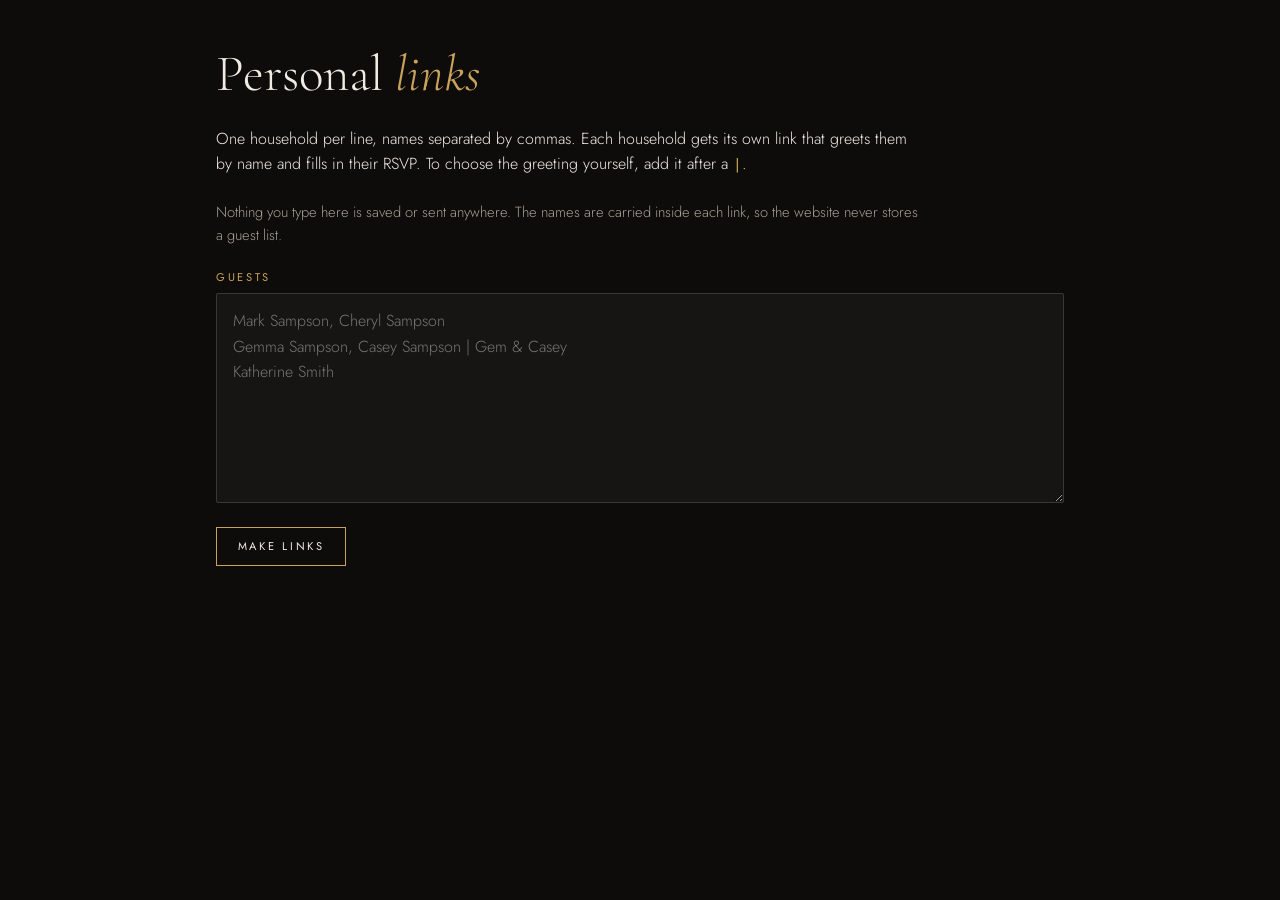
<file: links/index.html>
<!DOCTYPE html>
<html lang="en-AU">
<head>
<meta charset="utf-8">
<meta name="viewport" content="width=device-width, initial-scale=1">
<meta name="robots" content="noindex, nofollow">
<meta name="theme-color" content="#0d0c0b">
<title>Personal links</title>
<link rel="preconnect" href="https://fonts.googleapis.com">
<link rel="preconnect" href="https://fonts.gstatic.com" crossorigin>
<link href="https://fonts.googleapis.com/css2?family=Cormorant+Garamond:ital,wght@0,300;1,300&family=Jost:wght@300;400;500&display=swap" rel="stylesheet">
<style>
/* The link maker. Nothing typed here is saved or sent anywhere: the names go into the links. */
:root{--ink:#0d0c0b;--char:#171513;--ivory:#f1ece3;--mute:#a79f92;--brass:#c9a35c;--line:rgba(241,236,227,.16);
  --display:"Cormorant Garamond",Georgia,serif;--body:"Jost","Helvetica Neue",Arial,sans-serif;color-scheme:dark}
*,*::before,*::after{box-sizing:border-box}
body{margin:0;background:var(--ink);color:var(--ivory);font:300 1rem/1.6 var(--body)}
main{max-width:880px;margin:0 auto;padding:3rem 16px 5rem;display:grid;gap:1.5rem}
h1{font:300 clamp(2.2rem,6vw,3.2rem)/1.05 var(--display);margin:0}
h1 em{font-style:italic;color:var(--brass)}
p{margin:0;max-width:44rem}
.mute{color:var(--mute);font-size:.92rem}
code{font-size:.9em;color:var(--brass)}
label{font:400 .7rem/1 var(--body);letter-spacing:.24em;text-transform:uppercase;color:var(--brass)}
textarea,input{width:100%;background:var(--char);color:var(--ivory);border:1px solid var(--line);padding:.9rem 1rem;font:300 1rem/1.6 var(--body);border-radius:2px}
textarea:focus,input:focus{outline:0;border-color:var(--brass)}
.row{display:grid;gap:.6rem}
.btns{display:flex;gap:.8rem;flex-wrap:wrap}
button{background:transparent;color:var(--ivory);border:1px solid var(--brass);padding:.8rem 1.3rem;cursor:pointer;
  font:400 .7rem/1 var(--body);letter-spacing:.24em;text-transform:uppercase}
button:hover{background:var(--brass);color:var(--ink)}
button.small{padding:.5rem .7rem;font-size:.62rem;letter-spacing:.18em}
table{width:100%;border-collapse:collapse;font-size:.92rem}
th{text-align:left;font:400 .66rem/1 var(--body);letter-spacing:.2em;text-transform:uppercase;color:var(--mute);padding:.6rem .5rem;border-bottom:1px solid var(--line)}
td{padding:.8rem .5rem;border-bottom:1px solid var(--line);vertical-align:top}
td.who{font-family:var(--display);font-size:1.2rem;line-height:1.3}
td.who span{display:block;font:300 .82rem/1.4 var(--body);color:var(--mute)}
td a{color:var(--brass);word-break:break-all;font-size:.8rem}
.acts{display:flex;gap:.4rem;flex-wrap:wrap;margin-top:.4rem}
.toast{min-height:1.5em;color:var(--brass);font-size:.9rem}
@media (max-width:640px){
  thead{display:none}
  tr{display:grid;gap:.4rem;padding:.8rem 0;border-bottom:1px solid var(--line)}
  td{border:0;padding:.2rem 0}
}
</style>
</head>
<body>
<main>
  <h1>Personal <em>links</em></h1>
  <p>One household per line, names separated by commas. Each household gets its own link that greets them by name and fills in their RSVP. To choose the greeting yourself, add it after a <code>|</code>.</p>
  <p class="mute">Nothing you type here is saved or sent anywhere. The names are carried inside each link, so the website never stores a guest list.</p>

  <div class="row">
    <label for="list">Guests</label>
    <textarea id="list" rows="7" spellcheck="false" placeholder="Mark Sampson, Cheryl Sampson
Gemma Sampson, Casey Sampson | Gem & Casey
Katherine Smith"></textarea>
  </div>
  <div class="btns">
    <button id="make" type="button">Make links</button>
    <button id="csv" type="button" hidden>Download all as a spreadsheet (CSV)</button>
  </div>
  <p class="toast" id="toast" role="status"></p>
  <div id="out"></div>
</main>

<script src="../shared/invite.js"></script>
<script>
const $ = s => document.querySelector(s);
const base = new URL("../", location.href).href;          // .../gws-wedding/
const VERSIONS = [["d", "Our story"], ["e", "The card"]];
let rows = [];

function parse(text) {
  return text.split(/\n/).map(l => l.trim()).filter(Boolean).map(line => {
    const [names, greet] = line.split("|");
    const list = names.split(",").map(s => s.trim()).filter(Boolean);
    const greeting = (greet || "").trim() || Invite.greetingFor(list);
    const token = Invite.encodeGuest(list, greeting);
    const links = Object.fromEntries(VERSIONS.map(([k]) => [k, `${base}${k}/?to=${token}`]));
    return { list, greeting, links };
  }).filter(r => r.list.length);
}
const esc = s => String(s).replace(/[&<>"]/g, c => ({ "&": "&amp;", "<": "&lt;", ">": "&gt;", '"': "&quot;" }[c]));
const message = (r, k) => `Hi ${r.greeting}! We're getting married on Saturday 20 February 2027 and we'd love you to be there. Here's your invitation: ${r.links[k]}`;

async function copy(text, what) {
  try { await navigator.clipboard.writeText(text); $("#toast").textContent = "Copied " + what + "."; }
  catch { prompt("Copy this:", text); }
}

$("#make").addEventListener("click", () => {
  rows = parse($("#list").value);
  $("#csv").hidden = !rows.length;
  if (!rows.length) { $("#out").innerHTML = ""; $("#toast").textContent = "Add at least one name."; return; }
  $("#toast").textContent = rows.length + (rows.length === 1 ? " household." : " households.");
  $("#out").innerHTML = `<table><thead><tr><th>Household</th>${VERSIONS.map(([k, n]) => `<th>${k.toUpperCase()}: ${n}</th>`).join("")}</tr></thead><tbody>
    ${rows.map((r, i) => `<tr><td class="who">${esc(r.greeting)}<span>${esc(r.list.join(", "))}</span></td>
      ${VERSIONS.map(([k]) => `<td><a href="${esc(r.links[k])}" target="_blank" rel="noopener">${esc(r.links[k].replace(/^https?:\/\//, "").slice(0, 46))}…</a>
        <div class="acts"><button class="small" data-i="${i}" data-k="${k}" data-what="link" type="button">Copy link</button>
        <button class="small" data-i="${i}" data-k="${k}" data-what="message" type="button">Copy message</button></div></td>`).join("")}</tr>`).join("")}
  </tbody></table>`;
});

$("#out").addEventListener("click", e => {
  const b = e.target.closest("button[data-i]");
  if (!b) return;
  const r = rows[+b.dataset.i];
  b.dataset.what === "link" ? copy(r.links[b.dataset.k], "the link for " + r.greeting) : copy(message(r, b.dataset.k), "the message for " + r.greeting);
});

$("#csv").addEventListener("click", () => {
  const q = s => '"' + String(s).replace(/"/g, '""') + '"';
  const lines = [["Greeting", "Names", ...VERSIONS.map(([k, n]) => `${k.toUpperCase()} ${n}`)].map(q).join(",")]
    .concat(rows.map(r => [r.greeting, r.list.join(", "), ...VERSIONS.map(([k]) => r.links[k])].map(q).join(",")));
  const url = URL.createObjectURL(new Blob(["﻿" + lines.join("\r\n")], { type: "text/csv" }));
  Object.assign(document.createElement("a"), { href: url, download: "wedding-personal-links.csv" }).click();
  setTimeout(() => URL.revokeObjectURL(url), 1000);
});
</script>
</body>
</html>
</file>
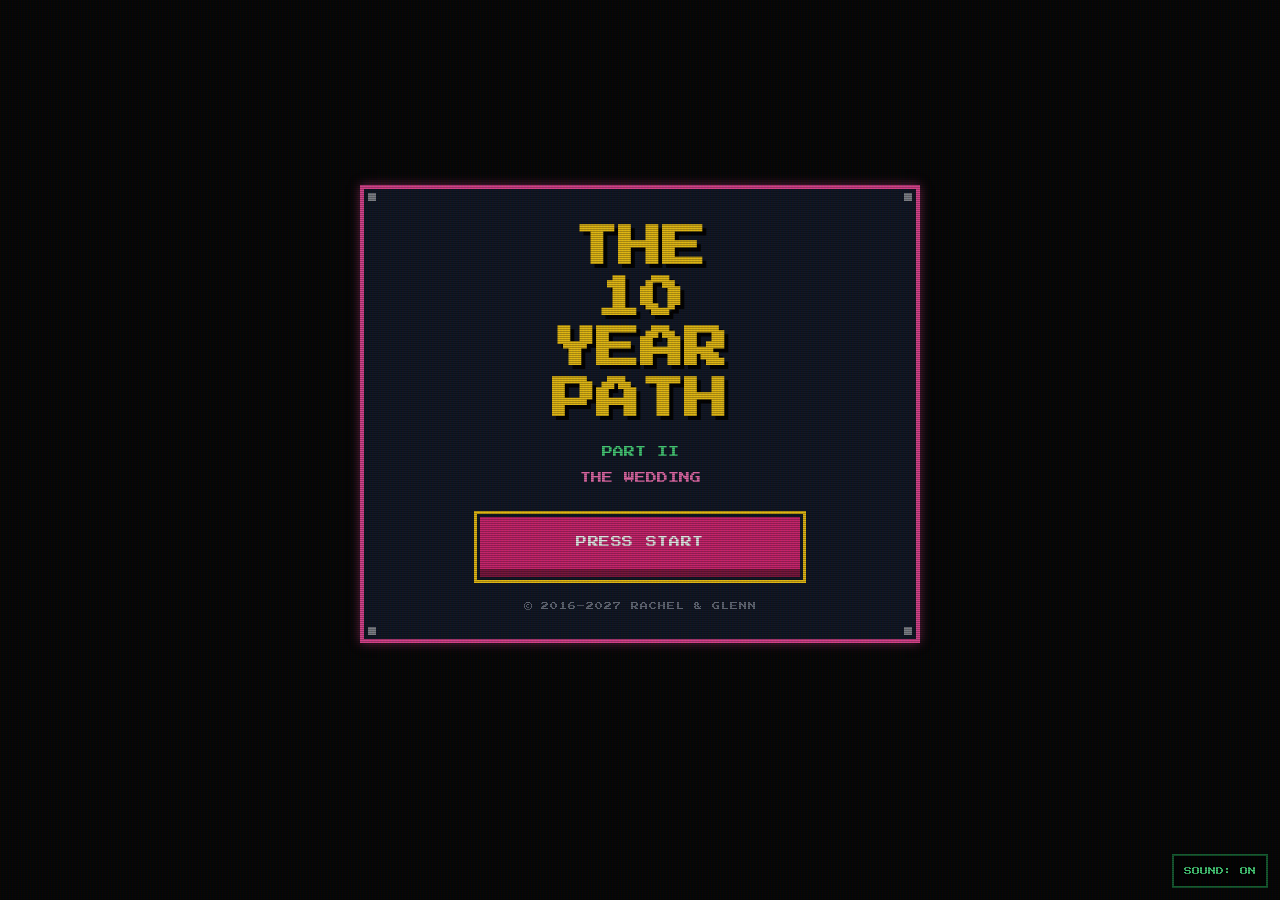
<file: quest/index.html>
<!DOCTYPE html>
<html lang="en-AU">
<head>
<meta charset="utf-8">
<meta name="viewport" content="width=device-width, initial-scale=1">
<meta name="robots" content="noindex, nofollow">
<meta name="theme-color" content="#050505">
<title>The 10 Year Path: Bonus Level</title>
<meta name="description" content="A wild invitation appeared. Rachel and Glenn's wedding, as an 8-bit quest.">
<link rel="preconnect" href="https://fonts.googleapis.com">
<link rel="preconnect" href="https://fonts.gstatic.com" crossorigin>
<link href="https://fonts.googleapis.com/css2?family=Press+Start+2P&family=VT323&display=swap" rel="stylesheet">
<style>
/* Part II of "The 10 Year Path" (gwsampso.github.io/rachel_quest): same CRT, same fonts,
   same beeps, same pink/yellow/green palette. Plain HTML, CSS and JS, no build step. */
:root{
  --bg:#050505; --panel:#111827; --deep:#030712; --well:#1f2937; --rim:#374151; --dim:#6b7280;
  --white:#ffffff; --pink:#ec4899; --pink-hi:#f472b6; --pink-btn:#db2777; --pink-lo:#831843;
  --yellow:#facc15; --yellow-hi:#fde047; --green:#4ade80; --green-rim:#22c55e; --green-btn:#16a34a; --green-lo:#166534;
  --red:#ef4444; --blue:#60a5fa; --ice:#dbeafe; --purple:#c084fc; --orange:#fb923c;
  --pixel:"Press Start 2P",ui-monospace,monospace;
  --term:"VT323",ui-monospace,monospace;
  color-scheme:dark;
}
*,*::before,*::after{box-sizing:border-box}
html,body{margin:0;min-height:100%}
body{background:var(--bg);color:var(--white);font-family:var(--pixel);font-size:10px;line-height:1.8;
  overflow-x:hidden;-webkit-font-smoothing:none;
  cursor:url('data:image/svg+xml;utf8,<svg xmlns="http://www.w3.org/2000/svg" width="20" height="20" viewBox="0 0 20 20"><rect x="0" y="0" width="4" height="4" fill="white"/><rect x="4" y="4" width="4" height="4" fill="white"/><rect x="8" y="8" width="4" height="4" fill="white"/><rect x="0" y="0" width="2" height="2" fill="black"/><rect x="4" y="4" width="2" height="2" fill="black"/><rect x="8" y="8" width="2" height="2" fill="black"/></svg>'),auto}
button,a,input{font:inherit;color:inherit}
button{cursor:inherit}
a{color:inherit}
:focus-visible{outline:3px solid var(--yellow);outline-offset:3px}
[hidden]{display:none!important}

/* ---------- CRT ---------- */
body::before{content:"";position:fixed;inset:0;z-index:1000;pointer-events:none;
  background:linear-gradient(rgba(18,16,16,0) 50%,rgba(0,0,0,.25) 50%),
    linear-gradient(90deg,rgba(255,0,0,.06),rgba(0,255,0,.02),rgba(0,0,255,.06));
  background-size:100% 2px,3px 100%}
body::after{content:"";position:fixed;inset:0;z-index:1001;pointer-events:none;background:rgba(18,16,16,.1);
  animation:flicker .15s infinite}
@keyframes flicker{0%{opacity:.28}10%{opacity:.24}20%{opacity:.18}30%{opacity:.66}40%{opacity:.27}50%{opacity:.96}
  60%{opacity:.71}70%{opacity:.86}80%{opacity:.49}90%{opacity:.29}100%{opacity:.63}}

/* ---------- Layout ---------- */
#app{min-height:100vh;min-height:100dvh;display:flex;flex-direction:column}
.stage{flex:1;display:flex;flex-direction:column;align-items:center;justify-content:center;
  padding:24px 16px 96px;gap:28px;width:100%}
.screen-in{animation:screen-in .35s steps(4) both}
@keyframes screen-in{from{opacity:0;transform:translateY(8px)}to{opacity:1;transform:none}}

/* ---------- Retro card (from components/RetroCard) ---------- */
.card{position:relative;width:100%;max-width:560px;background:var(--panel);border:4px solid var(--white);
  box-shadow:0 0 10px rgba(255,255,255,.3);padding:28px 18px 22px}
.card.pink{border-color:var(--pink);box-shadow:0 0 10px rgba(236,72,153,.5)}
.card.green{border-color:var(--green-rim);box-shadow:0 0 10px rgba(34,197,94,.5)}
.card.red{border-color:var(--red);box-shadow:0 0 10px rgba(239,68,68,.5)}
.card.gold{border-color:var(--yellow-hi);box-shadow:0 0 18px rgba(250,204,21,.45)}
.card .tag{position:absolute;top:-14px;left:16px;background:var(--panel);padding:0 8px;font-size:10px;letter-spacing:.1em;
  text-transform:uppercase;border-left:2px solid currentColor;border-right:2px solid currentColor;color:var(--green)}
.card.pink .tag,.card.gold .tag{color:var(--pink-hi)}
.card .c{position:absolute;width:8px;height:8px;background:var(--white);opacity:.5}
.card .c1{top:4px;left:4px}.card .c2{top:4px;right:4px}.card .c3{bottom:4px;left:4px}.card .c4{bottom:4px;right:4px}
@media (min-width:640px){.card{padding:34px 28px 26px}body{font-size:11px}}

/* ---------- Type ---------- */
.title{font-size:clamp(24px,8vw,44px);line-height:1.15;color:var(--yellow);text-shadow:4px 4px 0 #000;margin:0 0 18px;text-transform:uppercase}
.sub{color:var(--green);margin:0}
.blink{animation:blink 1.1s steps(2) infinite}
@keyframes blink{50%{opacity:.25}}
.say{font-family:var(--term);font-size:22px;line-height:1.3;color:var(--ice);margin:0;min-height:3.9em}
.say .caret{animation:blink .6s steps(2) infinite}
.center{text-align:center}
.small{font-size:8px;color:var(--dim);letter-spacing:.12em;text-transform:uppercase}
.eyebrow{font-size:9px;color:var(--green);letter-spacing:.2em;text-transform:uppercase;margin:0 0 10px}
h2{font-size:14px;line-height:1.6;margin:0 0 14px;text-transform:uppercase}
@media (min-width:640px){h2{font-size:17px}.say{font-size:26px}}

/* ---------- Buttons ---------- */
.btn{display:flex;align-items:center;justify-content:center;gap:12px;width:100%;max-width:320px;margin:0 auto;
  padding:16px 18px;border:0;border-bottom:8px solid var(--pink-lo);background:var(--pink-btn);color:#fff;
  font-size:11px;letter-spacing:.06em;text-transform:uppercase;text-decoration:none;text-align:center;
  transition:background .1s}
.btn:hover{background:var(--pink)}
.btn:active{border-bottom-width:0;margin-top:8px}
.btn.green{background:var(--green-btn);border-bottom-color:var(--green-lo)}
.btn.green:hover{background:var(--green-rim)}
.btn.grey{background:var(--rim);border-bottom-color:#111}
.btn.grey:hover{background:#4b5563}
.btn.gold{background:#ca8a04;border-bottom-color:#713f12}
.btn.gold:hover{background:#eab308}
.link-btn{background:none;border:0;padding:6px;color:var(--dim);font-size:8px;text-decoration:underline;text-transform:uppercase}
.link-btn:hover{color:#fff}

/* Options (A/B) */
.options{display:grid;gap:14px;width:100%;max-width:560px}
.opt{display:flex;gap:14px;align-items:flex-start;width:100%;text-align:left;padding:16px;background:var(--well);
  border:3px solid var(--rim);border-bottom-width:6px;color:#fff;transition:border-color .1s,transform .1s}
.opt:hover,.opt:focus-visible{border-color:var(--pink);transform:translateX(4px)}
.opt b{flex:none;display:grid;place-items:center;width:28px;height:28px;background:var(--pink-btn);font-size:11px}
.opt span{font-family:var(--term);font-size:21px;line-height:1.15}
.opt small{display:block;font-family:var(--pixel);font-size:8px;color:var(--dim);margin-bottom:6px}
.options.reveal .opt{animation:opt-in .3s steps(3) both}
.options.reveal .opt:nth-child(2){animation-delay:.12s}
@keyframes opt-in{from{opacity:0;transform:translateY(10px)}to{opacity:1;transform:none}}

/* ---------- HUD (sticky top bar) ---------- */
.hud{position:sticky;top:0;z-index:20;background:#000;border-bottom:4px solid #be185d;box-shadow:0 10px 30px rgba(0,0,0,.6)}
.hud-in{max-width:900px;margin:0 auto;padding:8px 12px 10px}
.hud .lvl{text-align:center;font-size:8px;color:var(--green);letter-spacing:.2em;text-transform:uppercase;
  padding-bottom:6px;margin-bottom:8px;border-bottom:1px solid var(--well)}
.meter{display:flex;justify-content:center;align-items:center;gap:10px;margin-bottom:10px}
.meter .heart{color:var(--red);font-size:14px;animation:blink 1.4s steps(2) infinite}
.bar{width:min(256px,45vw);height:12px;background:var(--well);border:1px solid #4b5563}
.bar i{display:block;height:100%;width:0;background:var(--red);box-shadow:0 0 10px rgba(239,68,68,.5);transition:width 1.2s steps(12)}
.hud-grid{display:grid;grid-template-columns:1.4fr .8fr 1fr;gap:6px;text-align:center;align-items:start}
.hud-grid .k{font-size:6px;color:var(--dim);letter-spacing:.15em;text-transform:uppercase;margin-bottom:4px}
.row{display:flex;justify-content:center;align-items:center;min-height:30px}
.party .av + .av{margin-left:-4px}
.house{font-size:22px;line-height:1}
.items{gap:4px;flex-wrap:wrap}
.item{display:grid;place-items:center;width:26px;height:26px;background:var(--well);border:2px solid #4b5563;font-size:14px;line-height:1}
.item.new{border-color:var(--yellow);animation:pop .5s steps(3)}
@keyframes pop{0%{transform:scale(1.8)}100%{transform:none}}
@media (min-width:640px){.hud .lvl{font-size:10px}.hud-grid .k{font-size:8px}.item{width:32px;height:32px;font-size:17px}.row{min-height:40px}.house{font-size:28px}}

/* ---------- Avatars (same DiceBear seeds as components/PixelAvatar) ---------- */
.av{position:relative;flex:none;display:inline-grid;place-items:center;border:2px solid #fff;background:#312e81;overflow:hidden;
  image-rendering:pixelated}
.av img{width:100%;height:100%;object-fit:cover}
.av.kid{background:#3730a3}
.av.you{background:var(--pink-lo)}
.av.empty{background:#000;border-style:dashed;border-color:var(--dim);color:var(--dim);font-size:10px}
.av.empty.pulse{animation:blink 1s steps(2) infinite;border-color:var(--pink);color:var(--pink)}
.av .ini{position:absolute;inset:0;display:grid;place-items:center;font-size:9px}
.av.joined{animation:pop .6s steps(3)}

/* ---------- Boot ---------- */
.spinner{width:44px;height:44px;border:5px solid var(--green);border-right-color:transparent;border-radius:50%;
  animation:spin .8s steps(8) infinite}
@keyframes spin{to{transform:rotate(360deg)}}

/* ---------- Recap ---------- */
.log{list-style:none;margin:0;padding:0;display:grid;gap:9px}
.log li{display:grid;grid-template-columns:52px 1fr auto;gap:10px;align-items:baseline;opacity:0;transform:translateX(-6px);
  transition:opacity .2s steps(2),transform .2s steps(2)}
.log li.on{opacity:1;transform:none}
.log .yr{font-size:8px;color:var(--yellow)}
.log .what{font-family:var(--term);font-size:20px;line-height:1.1;color:var(--ice)}
.log .ok{font-size:9px;color:var(--green)}
.log li.big .what{color:var(--pink-hi)}
.memory{margin:18px auto 0;display:grid;gap:8px;justify-items:center;opacity:0;transition:opacity .6s steps(4)}
.memory.on{opacity:1}
.memory canvas{width:min(260px,70vw);height:auto;border:4px solid var(--yellow-hi);image-rendering:pixelated;background:#000}

/* ---------- Name entry ---------- */
.name-in{width:100%;max-width:320px;margin:0 auto;display:block;background:#000;border:3px solid var(--pink);
  padding:14px;text-align:center;font-size:14px;letter-spacing:.12em;text-transform:uppercase;color:var(--yellow);caret-color:var(--pink)}
.name-in::placeholder{color:#4b5563}
.name-in:focus{outline:0;box-shadow:0 0 0 3px rgba(236,72,153,.35)}
.preview{display:flex;justify-content:center;gap:16px;align-items:center;margin:18px 0}

/* ---------- Encounter ---------- */
.checker{position:fixed;inset:0;z-index:900;display:grid;grid-template-columns:repeat(12,1fr);grid-template-rows:repeat(12,1fr);pointer-events:none}
.checker i{background:#000;opacity:0;animation:check-in .5s steps(3) forwards}
.checker.out i{animation:check-out .4s steps(3) forwards}
@keyframes check-in{from{opacity:0;transform:scale(0)}to{opacity:1;transform:scale(1.5)}}
@keyframes check-out{from{opacity:1;transform:scale(1.5)}to{opacity:0;transform:scale(0)}}
.shake{animation:shake .45s steps(6)}
@keyframes shake{0%,100%{transform:none}20%{transform:translate(-6px,3px)}40%{transform:translate(5px,-4px)}60%{transform:translate(-4px,-2px)}80%{transform:translate(4px,3px)}}

.arena{width:100%;max-width:560px;display:grid;gap:18px}
.foe{display:grid;grid-template-columns:1fr auto;gap:14px;align-items:center}
.foe-hp{background:var(--panel);border:3px solid #fff;padding:10px 12px}
.foe-hp .nm{font-size:10px;margin-bottom:8px}
.foe-hp .lv{float:right;color:var(--yellow)}
.hpbar{height:8px;background:var(--well);border:1px solid #4b5563}
.hpbar i{display:block;height:100%;width:100%;background:var(--green-rim);transition:width .9s steps(10)}
.envelope{width:120px;height:auto;animation:bob 1.2s steps(2) infinite;filter:drop-shadow(0 0 14px rgba(236,72,153,.6))}
@keyframes bob{50%{transform:translateY(-8px)}}
.foe.hit .envelope{animation:hit .5s steps(4)}
@keyframes hit{25%,75%{opacity:0}50%,100%{opacity:1}}
.invite{border:3px double var(--yellow-hi);background:#0b0f1a;padding:18px 14px;text-align:center}
.invite .names{font-size:clamp(15px,4.6vw,22px);color:var(--yellow);text-shadow:3px 3px 0 #000;line-height:1.5;margin:6px 0 10px}
.invite .line{font-family:var(--term);font-size:22px;line-height:1.2;color:var(--ice);margin:0 0 12px}
.invite .meta{font-size:8px;color:var(--pink-hi);letter-spacing:.12em;line-height:2.2}
.cmd{display:grid;grid-template-columns:1fr 1fr;gap:10px;background:var(--panel);border:3px solid #fff;padding:12px}
.cmd button{background:none;border:0;padding:12px 8px 12px 26px;text-align:left;font-size:12px;text-transform:uppercase;position:relative}
.cmd button::before{content:"";position:absolute;left:6px;top:50%;margin-top:-6px;border:6px solid transparent;border-left-color:var(--yellow);
  border-right:0;opacity:0}
.cmd button:hover::before,.cmd button:focus-visible::before{opacity:1;animation:blink .6s steps(2) infinite}
.cmd button:focus-visible{outline:0}
.cmd .accept{color:var(--green)}
.cmd .run{color:var(--dim)}
.msg{min-height:3.2em}

/* ---------- Level up ---------- */
.overlay{position:fixed;inset:0;z-index:50;background:rgba(0,0,0,.95);display:flex;align-items:center;justify-content:center;padding:16px;overflow-y:auto}
.levelup{display:inline-block;color:var(--yellow-hi);font-size:clamp(16px,5vw,22px);letter-spacing:.2em;border-top:4px solid var(--yellow-hi);
  border-bottom:4px solid var(--yellow-hi);padding:8px 4px;animation:bounce .8s steps(2) infinite;text-transform:uppercase}
@keyframes bounce{50%{transform:translateY(-6px)}}
.gains{background:rgba(31,41,55,.8);border:2px solid var(--green-lo);border-radius:6px;padding:14px;display:grid;gap:12px;margin:18px 0}
.gains div{display:flex;justify-content:space-between;align-items:center;gap:10px;font-size:9px}
.gains div + div{border-top:1px solid var(--rim);padding-top:12px}
.gains .l1{color:var(--pink-hi)}.gains .l2{color:var(--blue)}.gains .l3{color:var(--purple)}
.gains b{color:#fff}.gains .gold{color:var(--yellow-hi)}

/* ---------- Quest log ---------- */
.ql{display:grid;gap:22px;width:100%;max-width:640px}
.facts{display:grid;grid-template-columns:1fr 1fr;gap:10px;font-size:8px;text-transform:uppercase;color:#9ca3af}
.facts div{border:1px solid var(--rim);padding:10px}
.facts p{margin:0 0 6px;font-size:7px;color:var(--dim)}
.facts b{display:block;color:#fff;font-size:11px;line-height:1.6;font-weight:400}
.facts .wide{grid-column:1/-1}
.obj{list-style:none;margin:0;padding:0;display:grid}
.obj li{display:grid;grid-template-columns:76px 1fr;gap:12px;padding:12px 0;border-top:1px solid var(--well);align-items:baseline}
.obj .t{font-size:9px;color:var(--yellow)}
.obj .d{font-family:var(--term);font-size:21px;line-height:1.15}
.obj .d small{display:block;font-family:var(--pixel);font-size:7px;color:var(--dim);margin-top:4px;text-transform:uppercase;letter-spacing:.1em}
.obj li.main .d{color:var(--pink-hi)}
.acts{display:grid;gap:14px}
@media (min-width:640px){.acts{grid-template-columns:1fr 1fr}.acts .btn{max-width:none}.acts .span{grid-column:1/-1}}
.end{text-align:center;display:grid;gap:10px;justify-items:center}
.end .big{font-size:clamp(13px,4vw,18px);color:var(--yellow);animation:blink 1.4s steps(2) infinite;margin:0}
.toast{font-size:8px;color:var(--green);min-height:1.6em;text-align:center;margin:0}

/* hearts */
.hearts{position:fixed;inset:0;pointer-events:none;z-index:40;overflow:hidden}
.hearts span{position:absolute;color:var(--pink);animation:float 2.4s steps(8) forwards}
@keyframes float{from{opacity:1;transform:translateY(0)}to{opacity:0;transform:translateY(-120px)}}

/* ---------- Sound toggle ---------- */
.sound{position:fixed;right:12px;bottom:12px;z-index:60;background:#000;border:2px solid var(--rim);padding:8px 10px;font-size:8px;color:var(--dim)}
.sound[aria-pressed="true"]{color:var(--green);border-color:var(--green-lo)}

@media (prefers-reduced-motion:reduce){
  *,*::before,*::after{animation:none!important;transition-duration:.01ms!important}
  .log li{opacity:1;transform:none}
}
</style>
</head>
<body>
<div id="app"></div>
<div class="hearts" id="hearts" aria-hidden="true"></div>
<button class="sound" id="sound" type="button" aria-pressed="true">SOUND: ON</button>

<script>
/* =====================================================================
   THE 10 YEAR PATH · BONUS LEVEL
   Everything you're likely to change is in WEDDING and RECAP.
   ===================================================================== */
const WEDDING = {
  date: "SAT 20 FEB 2027",
  arrive: "4:15 PM",
  venue: "JACKALOPE",
  area: "MERRICKS NORTH",
  address: "166 Balnarring Road, Merricks North VIC 3926",
  maps: "https://www.google.com/maps/search/?api=1&query=Jackalope+Hotel+166+Balnarring+Road+Merricks+North+VIC",
  rsvp: "../#rsvp",
  partOne: "https://gwsampso.github.io/rachel_quest/",
  memory: "https://gwsampso.github.io/rachel_quest/assets/proposal.jpg",
  schedule: [
    ["4:15 PM", "Spawn point", "Guest Terrace, overlooking the vines"],
    ["4:30 PM", "Main quest: the vows", "Ceremony", true],
    ["5:00 PM", "Side quest: drinks on the terrace", ""],
    ["6:00 PM", "Party level", "Reception in Jackyak"],
    ["11:00 PM", "Game over (in a good way)", "Goodnight"]
  ]
};

const RECAP = [
  ["2016", "A weird dance at the Dirty Swan"],
  ["", "First date at The Terminus"],
  ["", "Bali belly. True love."],
  ["", "Moved in. Just the two of us."],
  ["", "4 Rotherwood Drive (good bones)"],
  ["", "Player 3 joined: Lachlan"],
  ["", "Player 4 joined: Finley"],
  ["", "The reno. Survived it."],
  ["", "The Question. SHE SAID YES.", true]
];

/* ---------- helpers ---------- */
const $ = (s, r = document) => r.querySelector(s);
const app = $("#app");
const calm = matchMedia("(prefers-reduced-motion: reduce)").matches;
const wait = ms => new Promise(r => setTimeout(r, calm ? Math.min(ms, 60) : ms));
const esc = s => String(s).replace(/[&<>"']/g, c => ({ "&": "&amp;", "<": "&lt;", ">": "&gt;", '"': "&quot;", "'": "&#39;" }[c]));
const store = {
  get(k) { try { return localStorage.getItem(k); } catch { return null; } },
  set(k, v) { try { localStorage.setItem(k, v); } catch {} }
};
let run = 0; // bumps on every screen change so stale timers stop

/* ---------- 8-bit audio (ported from Part I) ---------- */
let soundOn = store.get("rq2-sound") !== "off";
let ctx = null;
function bleep(freq = 440, type = "square", dur = 0.1, vol = 0.1) {
  if (!soundOn) return;
  try {
    ctx = ctx || new (window.AudioContext || window.webkitAudioContext)();
    if (ctx.state === "suspended") ctx.resume();
    const o = ctx.createOscillator(), g = ctx.createGain();
    o.type = type; o.frequency.setValueAtTime(freq, ctx.currentTime);
    g.gain.setValueAtTime(vol, ctx.currentTime);
    g.gain.exponentialRampToValueAtTime(0.01, ctx.currentTime + dur);
    o.connect(g); g.connect(ctx.destination); o.start(); o.stop(ctx.currentTime + dur);
  } catch {}
}
const seq = (notes, gap, type, dur, vol) => notes.forEach((f, i) => setTimeout(() => bleep(f, type, dur, vol), i * gap));
const sfx = {
  start: () => seq([440, 554, 659, 880], 100, "square", 0.2),
  coin: () => { bleep(987.77, "square", 0.1, 0.05); setTimeout(() => bleep(1318.51, "square", 0.2, 0.05), 50); },
  tick: () => bleep(150, "sawtooth", 0.01, 0.01),
  levelUp: () => seq([523.25, 659.25, 783.99, 1046.5], 150, "square", 0.15),
  boss: () => seq([110, 82, 110, 164, 110, 220, 164, 220], 120, "sawtooth", 0.1, 0.2),
  chime: () => seq([440, 554, 659, 880, 1108, 1318], 100, "sine", 0.3, 0.05),
  over: () => seq([200, 150, 100], 300, "sawtooth", 0.4),
  nope: () => { bleep(220, "square", 0.08, 0.08); setTimeout(() => bleep(165, "square", 0.16, 0.08), 90); },
  hello: () => { bleep(1200, "triangle", 0.1, 0.1); setTimeout(() => bleep(1500, "triangle", 0.3, 0.05), 80); }
};
const soundBtn = $("#sound");
function paintSound() { soundBtn.textContent = "SOUND: " + (soundOn ? "ON" : "OFF"); soundBtn.setAttribute("aria-pressed", soundOn); }
soundBtn.addEventListener("click", () => { soundOn = !soundOn; store.set("rq2-sound", soundOn ? "on" : "off"); paintSound(); sfx.coin(); });
paintSound();

/* ---------- avatars ---------- */
// The same DiceBear seeds Part I uses, so the family looks exactly like it did in the game.
const SEEDS = { Rachel: "Rachel_LongHair", Glenn: "Glenn_ShortHair", Lachlan: "Boy_Blonde_V2", Finley: "Boy_Brown_V3" };
function hashSeed(name) { // the player's name never leaves the browser; only a hash is used as the seed
  let h = 2166136261;
  for (const ch of name.toLowerCase()) { h ^= ch.charCodeAt(0); h = Math.imul(h, 16777619); }
  return "Guest_" + (h >>> 0).toString(36);
}
function avatar(name, size, opts = {}) {
  const seed = opts.you ? hashSeed(name) : SEEDS[name] || name;
  const cls = ["av", SEEDS[name] && /Lachlan|Finley/.test(name) ? "kid" : "", opts.you ? "you" : "", opts.joined ? "joined" : ""].join(" ");
  return `<span class="${cls}" style="width:${size}px;height:${size}px" title="${esc(name)}">
    <span class="ini" aria-hidden="true">${esc(name.charAt(0))}</span>
    <img src="https://api.dicebear.com/9.x/pixel-art/svg?seed=${encodeURIComponent(seed)}&scale=120" alt="${esc(name)}"
      onerror="this.remove()" style="position:relative"></span>`;
}

/* ---------- game state ---------- */
const state = { love: 0, player: "", joined: false, items: ["The Ring", "New Car", "Yummy Toast"], level: "BONUS LEVEL: The Wedding" };
const ICONS = { "The Ring": "💍", "New Car": "🚗", "Yummy Toast": "🥪", "Golden Ticket": "🎟️" };

function hud(flash) {
  const size = innerWidth < 640 ? 24 : 32;
  const party = ["Rachel", "Glenn", "Lachlan", "Finley"].map(n => avatar(n, size)).join("") +
    (state.joined ? avatar(state.player, size, { you: true, joined: flash === "join" })
                  : `<span class="av empty ${flash === "slot" ? "pulse" : ""}" style="width:${size}px;height:${size}px" title="Empty slot">?</span>`);
  const items = state.items.slice(-3).map((it, i, a) =>
    `<span class="item ${flash === "item" && i === a.length - 1 ? "new" : ""}" title="${esc(it)}" role="img" aria-label="${esc(it)}">${ICONS[it] || "📦"}</span>`).join("");
  return `<header class="hud"><div class="hud-in">
    <div class="lvl">${esc(state.level)}</div>
    <div class="meter"><span class="heart" aria-hidden="true">♥</span>
      <span class="bar" role="meter" aria-label="Love meter" aria-valuemin="0" aria-valuemax="100" aria-valuenow="${state.love}"><i style="width:${state.love}%"></i></span></div>
    <div class="hud-grid">
      <div><div class="k">Party</div><div class="row party">${party}</div></div>
      <div><div class="k">House</div><div class="row house" role="img" aria-label="Dream home">🏰</div></div>
      <div><div class="k">Items</div><div class="row items">${items}</div></div>
    </div></div></header>`;
}
function card(color, tag, inner) {
  return `<div class="card ${color}">${tag ? `<div class="tag">${tag}</div>` : ""}${inner}
    <i class="c c1"></i><i class="c c2"></i><i class="c c3"></i><i class="c c4"></i></div>`;
}
function show(html) {
  run++;
  app.innerHTML = html;
  window.scrollTo(0, 0);
  const first = app.querySelector("[autofocus]") || app.querySelector("h1, h2, .title");
  if (first) { if (!first.hasAttribute("tabindex") && !/^(BUTTON|INPUT|A)$/.test(first.tagName)) first.setAttribute("tabindex", "-1"); first.focus({ preventScroll: true }); }
  return run;
}

/* Typewriter: tap the card to finish early. Resolves when done. */
function type(el, text, speed = 32) {
  const me = run;
  return new Promise(resolve => {
    let i = 0, done = false;
    const finish = () => { if (done) return; done = true; el.textContent = text; resolve(); };
    el.closest(".card")?.addEventListener("click", finish, { once: true });
    if (calm) return finish();
    el.innerHTML = '<span class="caret">_</span>';
    (function step() {
      if (done || me !== run) return;
      if (i >= text.length) return finish();
      i++;
      el.innerHTML = esc(text.slice(0, i)) + '<span class="caret">_</span>';
      if (i % 2) sfx.tick();
      setTimeout(step, speed);
    })();
  });
}

function hearts(n = 1) {
  const box = $("#hearts");
  for (let k = 0; k < n; k++) {
    const h = document.createElement("span");
    h.textContent = "♥";
    h.style.left = Math.random() * 100 + "vw";
    h.style.top = 40 + Math.random() * 60 + "vh";
    h.style.fontSize = 10 + Math.random() * 20 + "px";
    box.appendChild(h);
    setTimeout(() => h.remove(), 2500);
  }
}

/* ---------- screens ---------- */
async function boot() {
  show(`<main class="stage"><div class="spinner" aria-hidden="true"></div>
    <p class="sub blink" role="status">BOOTING QUEST...</p></main>`);
  await wait(1100);
  title();
}

function title() {
  show(`<main class="stage screen-in center">
    ${card("pink", "", `
      <h1 class="title">The<br>10<br>Year<br>Path</h1>
      <p class="sub" style="margin-bottom:6px">PART II</p>
      <p class="sub blink" style="color:var(--pink-hi);margin-bottom:28px">THE WEDDING</p>
      <button class="btn" id="go" type="button" autofocus>Press start</button>
      <p class="small" style="margin:22px 0 0">© 2016–2027 Rachel &amp; Glenn</p>`)}
  </main>`);
  $("#go").addEventListener("click", () => { sfx.start(); recap(); });
}

async function recap() {
  const me = show(`<main class="stage screen-in">
    ${card("", "Previously on…", `
      <ol class="log" id="log">${RECAP.map(([yr, what, big]) =>
        `<li class="${big ? "big" : ""}"><span class="yr">${yr}</span><span class="what">${esc(what)}</span><span class="ok">✓</span></li>`).join("")}
      </ol>
      <div class="memory" id="memory"><canvas id="mem" width="96" height="72" aria-label="Pixelated photo from the proposal" role="img"></canvas>
        <span class="small">Save file: The Question</span></div>`)}
    <button class="btn green" id="next" type="button" hidden>Load next level ▶</button>
  </main>`);
  pixelate(WEDDING.memory, $("#mem"), $("#memory"));
  const rows = [...document.querySelectorAll("#log li")];
  for (const li of rows) {
    await wait(li.classList.contains("big") ? 600 : 330);
    if (me !== run) return;
    li.classList.add("on");
    li.classList.contains("big") ? sfx.chime() : sfx.coin();
  }
  await wait(400);
  if (me !== run) return;
  $("#memory")?.classList.add("on");   // gone if the photo couldn't load
  const next = $("#next");
  next.hidden = false; next.focus();
  next.addEventListener("click", () => { sfx.start(); newQuest(); });
}

// Draw a photo at 96px wide and let CSS blow it up with no smoothing: instant 8-bit.
function pixelate(src, canvas, wrap) {
  const img = new Image();
  img.onload = () => {
    const c = canvas.getContext("2d"), w = canvas.width, h = canvas.height;
    const s = Math.max(w / img.width, h / img.height), dw = img.width * s, dh = img.height * s;
    c.imageSmoothingEnabled = true;
    c.drawImage(img, (w - dw) / 2, (h - dh) / 2, dw, dh);
  };
  img.onerror = () => wrap.remove();
  img.src = src;
}

async function newQuest() {
  state.love = 0;
  const me = show(`${hud("slot")}<main class="stage screen-in">
    ${card("pink", "Bonus level", `
      <p class="eyebrow">A new quest has appeared</p>
      <h2>The Final Level</h2>
      <p class="say" id="say"></p>`)}
    <div class="options" id="opts" hidden>
      <button class="opt" id="a" type="button"><b>A</b><span><small>Option A</small>Join the party.</span></button>
      <button class="opt" id="b" type="button"><b>B</b><span><small>Option B</small>Stay home and get a puppy.</span></button>
    </div>
  </main>`);
  await type($("#say"), "Rachel said yes. The house is finished (mostly). There's one level left, and it's a party level. Rachel and Glenn can't clear it without you.");
  if (me !== run) return;
  const opts = $("#opts");
  opts.hidden = false; opts.classList.add("reveal");
  $("#a").focus();
  $("#a").addEventListener("click", () => { sfx.coin(); enterName(); });
  $("#b").addEventListener("click", () => { sfx.over(); wasted("You get a puppy. It's cute, but you miss the best night of 2027. Also, there were already enough puppies in Part I."); });
}

function wasted(reason) {
  show(`<main class="stage screen-in center" style="background:#000">
    ${card("red", "", `
      <p style="font-size:34px;margin:0 0 10px" aria-hidden="true">☠</p>
      <h2 style="color:var(--red);font-size:22px;letter-spacing:-.02em">Wasted</h2>
      <p class="say" style="min-height:0;margin-bottom:24px">${esc(reason)}</p>
      <button class="btn grey" id="retry" type="button" autofocus>↻ Try again</button>`)}
  </main>`);
  $("#retry").addEventListener("click", () => { sfx.start(); newQuest(); });
}

function enterName() {
  show(`${hud("slot")}<main class="stage screen-in center">
    ${card("green", "New player", `
      <h2 style="color:var(--green)">Player 5, enter your name</h2>
      <form id="f" autocomplete="off">
        <label class="small" for="nm" style="display:block;margin-bottom:10px">Name (it stays on your device)</label>
        <input class="name-in" id="nm" maxlength="14" placeholder="YOUR NAME" autocapitalize="words" spellcheck="false" autofocus
          value="${esc(state.player || store.get("rq2-name") || "")}">
        <div class="preview" id="pv" aria-live="polite"></div>
        <button class="btn green" type="submit">Join party ▶</button>
      </form>`)}
  </main>`);
  const input = $("#nm"), pv = $("#pv");
  let t;
  const paint = () => {
    const n = input.value.trim();
    pv.innerHTML = n ? avatar(n, 64, { you: true }) + `<span style="color:var(--yellow);font-size:11px">${esc(n.toUpperCase())}</span>`
                     : `<span class="av empty pulse" style="width:64px;height:64px">?</span>`;
  };
  input.addEventListener("input", () => { clearTimeout(t); t = setTimeout(paint, 250); if (input.value.length % 2) sfx.tick(); });
  paint();
  $("#f").addEventListener("submit", e => {
    e.preventDefault();
    const n = input.value.trim().replace(/\s+/g, " ");
    if (!n) { sfx.nope(); input.focus(); input.placeholder = "TYPE A NAME!"; return; }
    state.player = n; store.set("rq2-name", n);
    sfx.hello();
    encounter();
  });
}

async function encounter() {
  // Checkerboard wipe, like Part I's boss transition, but with no fast strobing.
  sfx.boss();
  const ch = document.createElement("div");
  ch.className = "checker";
  for (let i = 0; i < 144; i++) {
    const sq = document.createElement("i");
    sq.style.animationDelay = Math.random() * 0.7 + "s";
    ch.appendChild(sq);
  }
  document.body.appendChild(ch);
  await wait(1250);
  battle();
  document.body.classList.add("shake");
  ch.classList.add("out");
  [...ch.children].forEach(sq => sq.style.animationDelay = Math.random() * 0.5 + "s");
  await wait(950);
  ch.remove();
  document.body.classList.remove("shake");
}

const ENVELOPE = `<svg class="envelope" viewBox="0 0 16 12" shape-rendering="crispEdges" aria-hidden="true">
  <rect x="0" y="1" width="16" height="11" fill="#fdf2f8"/><rect x="0" y="11" width="16" height="1" fill="#f9a8d4"/>
  <path d="M0 1h16v1h-1v1h-1v1h-1v1h-1v1h-1v1H5V6H4V5H3V4H2V3H1V2H0z" fill="#fbcfe8"/>
  <path d="M0 1h1v1h1v1h1v1h1v1h1v1h6V5h1V4h1V3h1V2h1V1h1v1h-1v1h-1v1h-1v1h-1v1h-1v1H5V6H4V5H3V4H2V3H1V2H0z" fill="#f472b6"/>
  <rect x="7" y="6" width="2" height="2" fill="#dc2626"/><rect x="6" y="6" width="1" height="1" fill="#dc2626"/><rect x="9" y="6" width="1" height="1" fill="#dc2626"/>
  <rect x="7" y="8" width="2" height="1" fill="#dc2626"/></svg>`;

const RUN_LINES = [
  "Can't escape! Rachel has already locked the doors.",
  "Still can't escape. Glenn is blocking the exit, doing the Dirty Swan dance.",
  "Lachlan and Finley have hidden your car keys. It's super effective.",
  "There is no running from this one. (There is no other answer.)"
];

async function battle() {
  let runs = 0;
  const me = show(`${hud()}<main class="stage">
    <div class="arena">
      <div class="foe" id="foe">
        <div class="foe-hp"><div class="nm">INVITATION <span class="lv">Lv.99</span></div>
          <div class="hpbar" aria-hidden="true"><i id="hp"></i></div></div>
        ${ENVELOPE}
      </div>
      ${card("pink", "", `<p class="say msg" id="say" role="status"></p>`)}
      <div class="invite" id="inv" hidden>
        <p class="small" style="color:var(--green);margin:0">Rachel &amp; Glenn</p>
        <p class="names">invite you to celebrate their marriage</p>
        <p class="meta">${WEDDING.date} · ${WEDDING.arrive}<br>${WEDDING.venue} · ${WEDDING.area}</p>
      </div>
      <div class="cmd" id="cmd" hidden>
        <button class="accept" id="acc" type="button">Accept</button>
        <button class="run" id="run" type="button">Run</button>
      </div>
    </div>
  </main>`);
  await type($("#say"), "A wild INVITATION appeared!");
  if (me !== run) return;
  await wait(350);
  $("#inv").hidden = false; sfx.chime();
  await wait(500);
  if (me !== run) return;
  $("#cmd").hidden = false;
  $("#acc").focus();
  $("#run").addEventListener("click", async () => {
    sfx.nope();
    const say = $("#say");
    await type(say, RUN_LINES[Math.min(runs++, RUN_LINES.length - 1)], 22);
  });
  $("#acc").addEventListener("click", async () => {
    $("#cmd").hidden = true;
    $("#foe").classList.add("hit");
    $("#hp").style.width = "0%";
    sfx.coin();
    await type($("#say"), state.player.toUpperCase() + " used ACCEPT! It's super effective! The invitation is yours.", 24);
    await wait(700);
    if (me !== run) return;
    levelUp();
  });
}

function levelUp() {
  state.joined = true;
  if (!state.items.includes("Golden Ticket")) state.items.push("Golden Ticket");
  state.love = 100;
  sfx.levelUp();
  hearts(14);
  const me = show(`${hud("join")}<main class="stage"></main>
    <div class="overlay" role="dialog" aria-modal="true" aria-labelledby="lu">
      ${card("green", "", `<div class="center">
        <div style="margin-bottom:18px"><span class="levelup" id="lu" tabindex="-1">Level up!</span>
          <p class="small" style="color:var(--green);margin:10px 0 0">Party complete</p></div>
        <div style="display:flex;justify-content:center;margin-bottom:8px">${avatar(state.player, 72, { you: true, joined: true })}</div>
        <h2 style="color:var(--green);margin:12px 0 4px">${esc(state.player)} joined the party</h2>
        <div class="gains">
          <div><span class="l1">♥ Love gained</span><b>+9999</b></div>
          <div><span class="l2">🎁 New item</span><b class="gold">🎟️ GOLDEN TICKET</b></div>
          <div><span class="l3">👤 Party size</span><b>5</b></div>
        </div>
        <button class="btn green" id="cont" type="button">Open quest log ▶</button></div>`)}
    </div>`);
  $("#lu").focus();
  $("#cont").addEventListener("click", () => { sfx.coin(); questLog(); });
  (async () => { for (let i = 0; i < 6; i++) { await wait(400); if (me !== run) return; hearts(2); } })();
}

function questLog() {
  state.level = "Quest accepted";
  show(`${hud("item")}<main class="stage screen-in">
    <div class="ql">
      ${card("gold", "Quest log", `
        <p class="eyebrow">Main quest</p>
        <h2 style="color:var(--yellow)">Celebrate Rachel &amp; Glenn's marriage</h2>
        <div class="facts">
          <div><p>When</p><b>${WEDDING.date}</b></div>
          <div><p>Spawn</p><b>${WEDDING.arrive}</b></div>
          <div class="wide"><p>Where</p><b>${WEDDING.venue}, ${WEDDING.area}</b>
            <span style="display:block;margin-top:6px;font-family:var(--term);font-size:18px;text-transform:none;color:#9ca3af">${esc(WEDDING.address)}</span></div>
        </div>
        <p class="eyebrow" style="margin-top:22px">Objectives</p>
        <ol class="obj">${WEDDING.schedule.map(([t, d, sub, main]) =>
          `<li class="${main ? "main" : ""}"><span class="t">${t}</span><span class="d">${esc(d)}${sub ? `<small>${esc(sub)}</small>` : ""}</span></li>`).join("")}
        </ol>`)}
      <div class="acts">
        <a class="btn span" href="${WEDDING.rsvp}">Send your RSVP ▶</a>
        <button class="btn gold" id="ics" type="button">💾 Save the date</button>
        <a class="btn green" href="${WEDDING.maps}" target="_blank" rel="noopener">🗺 Open map</a>
      </div>
      <p class="toast" id="toast" role="status"></p>
      <div class="end">
        <p class="big">See you at the final level, ${esc(state.player.split(" ")[0])}</p>
        <p class="small">Thanks for playing</p>
        <div style="display:flex;gap:14px;flex-wrap:wrap;justify-content:center">
          <a class="link-btn" href="${WEDDING.partOne}">Play Part I: The 10 Year Path</a>
          <button class="link-btn" id="again" type="button">Replay</button>
        </div>
      </div>
    </div>
  </main>`);
  $("#ics").addEventListener("click", saveTheDate);
  $("#again").addEventListener("click", () => {
    Object.assign(state, { love: 0, joined: false, level: "BONUS LEVEL: The Wedding" });
    state.items = state.items.filter(i => i !== "Golden Ticket");
    sfx.start(); title();
  });
}

function saveTheDate() {
  // 4.15pm to 11pm AEDT (UTC+11) on 20 Feb 2027.
  const rsvp = new URL(WEDDING.rsvp, location.href).href;
  const ics = [
    "BEGIN:VCALENDAR", "VERSION:2.0", "PRODID:-//Rachel and Glenn//The 10 Year Path//EN", "CALSCALE:GREGORIAN",
    "BEGIN:VEVENT",
    "UID:rachel-glenn-wedding-20270220@gwsampso.github.io",
    "DTSTAMP:" + new Date().toISOString().replace(/[-:]/g, "").replace(/\.\d+/, ""),
    "DTSTART:20270220T051500Z", "DTEND:20270220T120000Z",
    "SUMMARY:Rachel & Glenn's wedding",
    "LOCATION:Jackalope\\, 166 Balnarring Road\\, Merricks North VIC 3926",
    "DESCRIPTION:Arrive 4.15pm on the Guest Terrace. Ceremony 4.30pm. RSVP: " + rsvp,
    "END:VEVENT", "END:VCALENDAR"
  ].join("\r\n");
  const url = URL.createObjectURL(new Blob([ics], { type: "text/calendar" }));
  const a = Object.assign(document.createElement("a"), { href: url, download: "rachel-and-glenn-wedding.ics" });
  document.body.appendChild(a); a.click(); a.remove();
  setTimeout(() => URL.revokeObjectURL(url), 1000);
  sfx.coin();
  $("#toast").textContent = "GAME SAVED. Open the file to add it to your calendar.";
}

boot();
</script>
</body>
</html>
</file>
